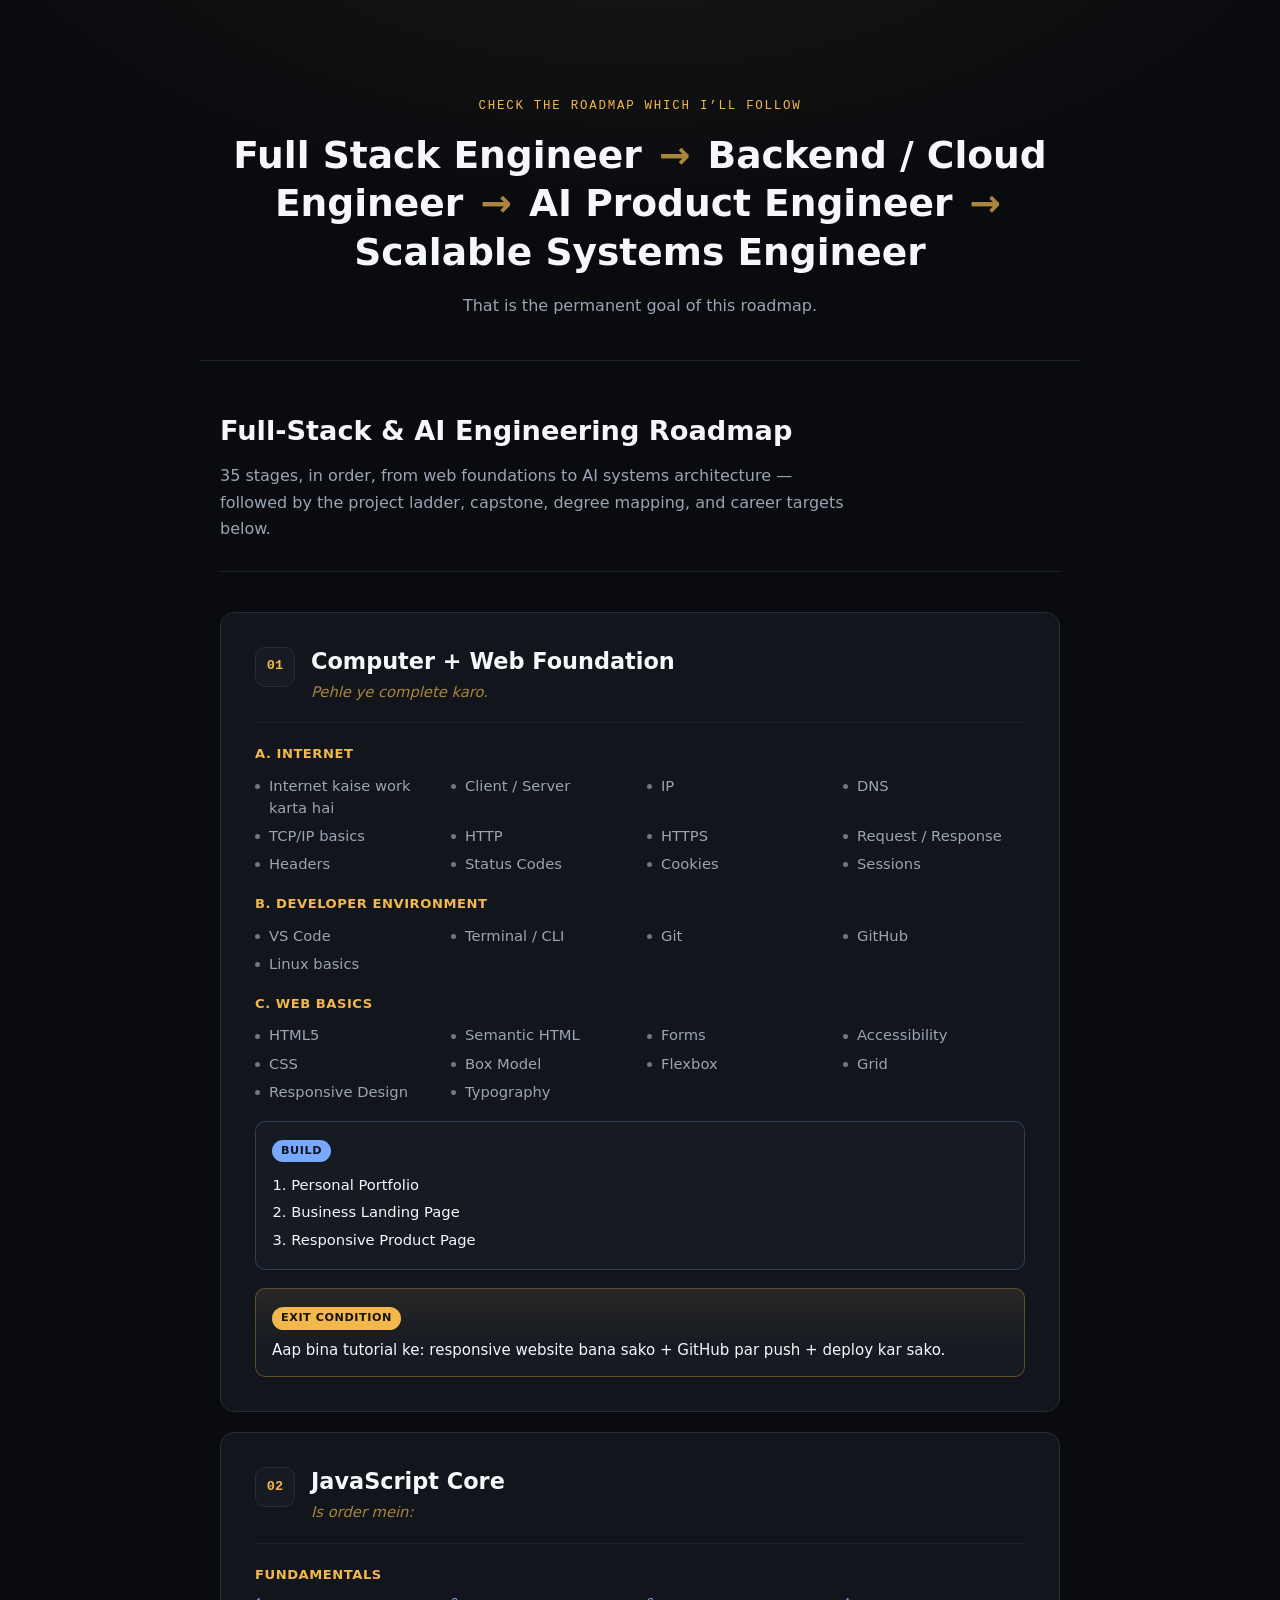
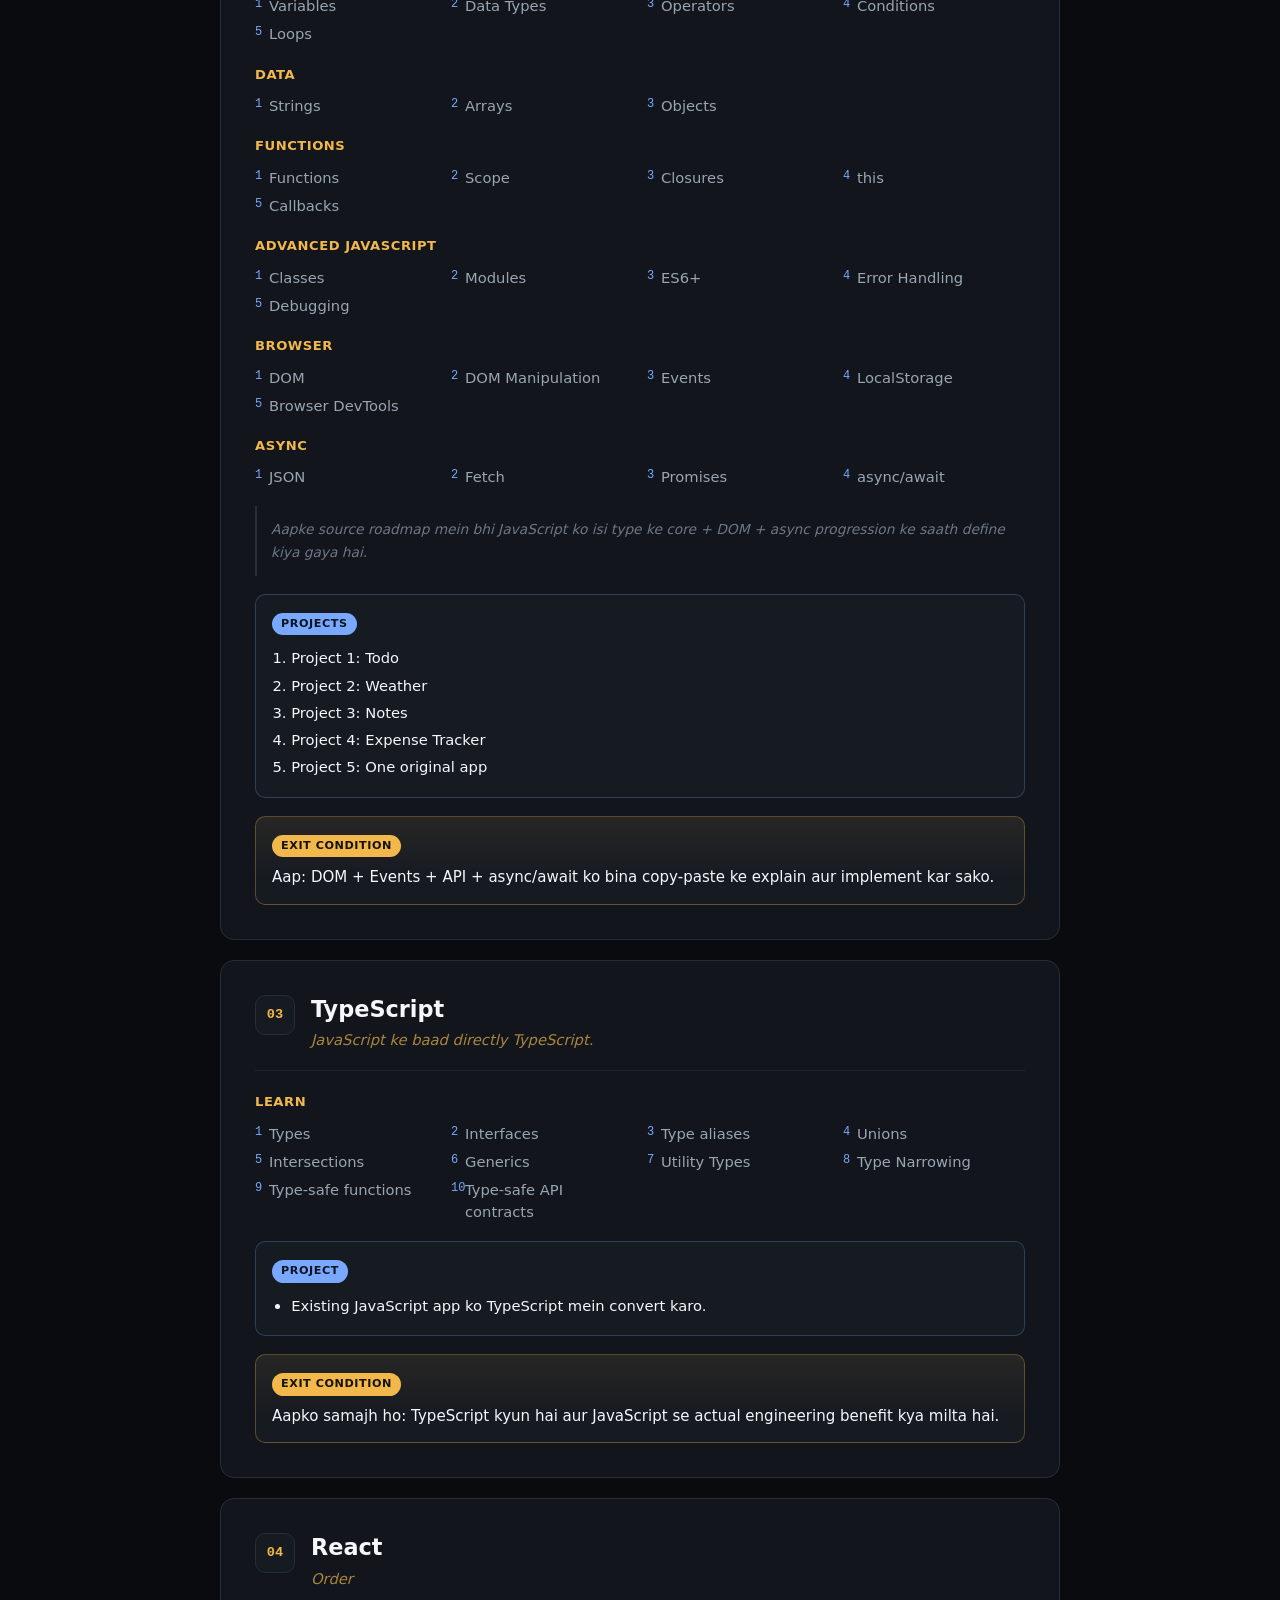
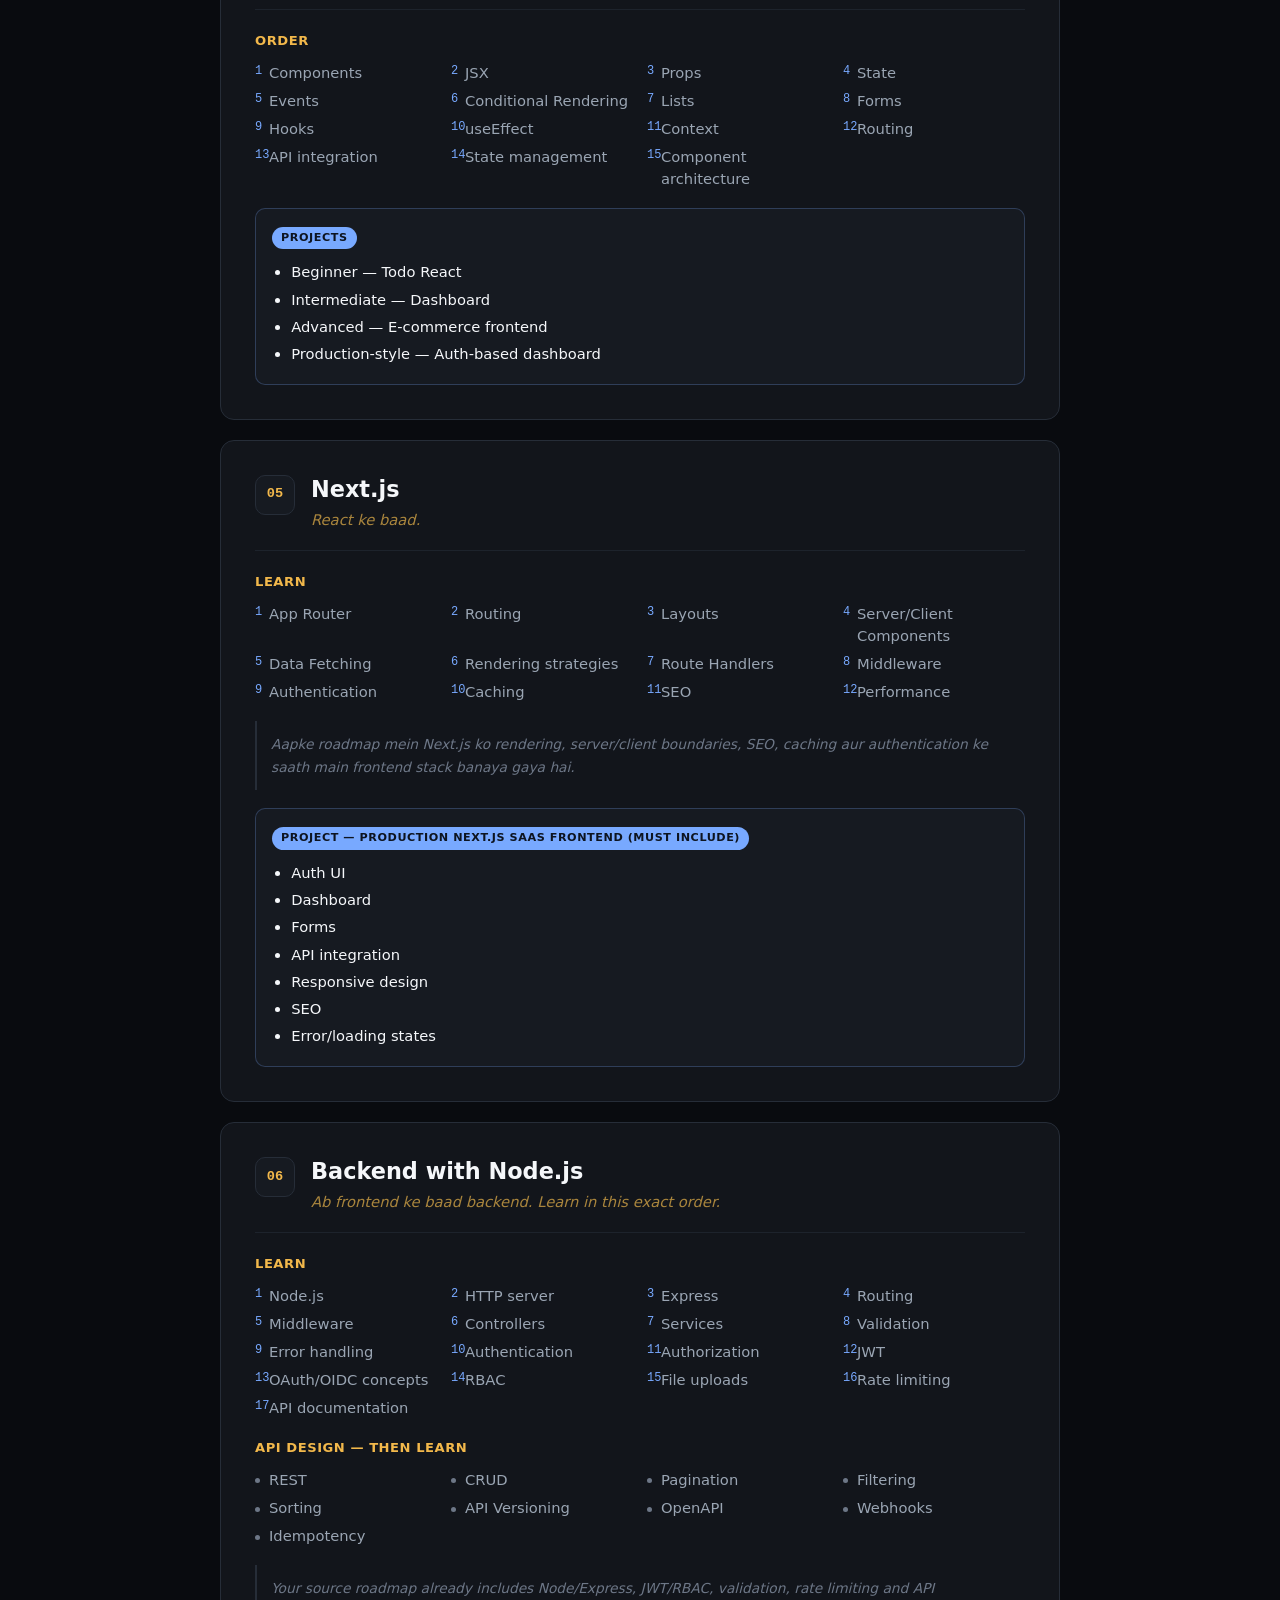
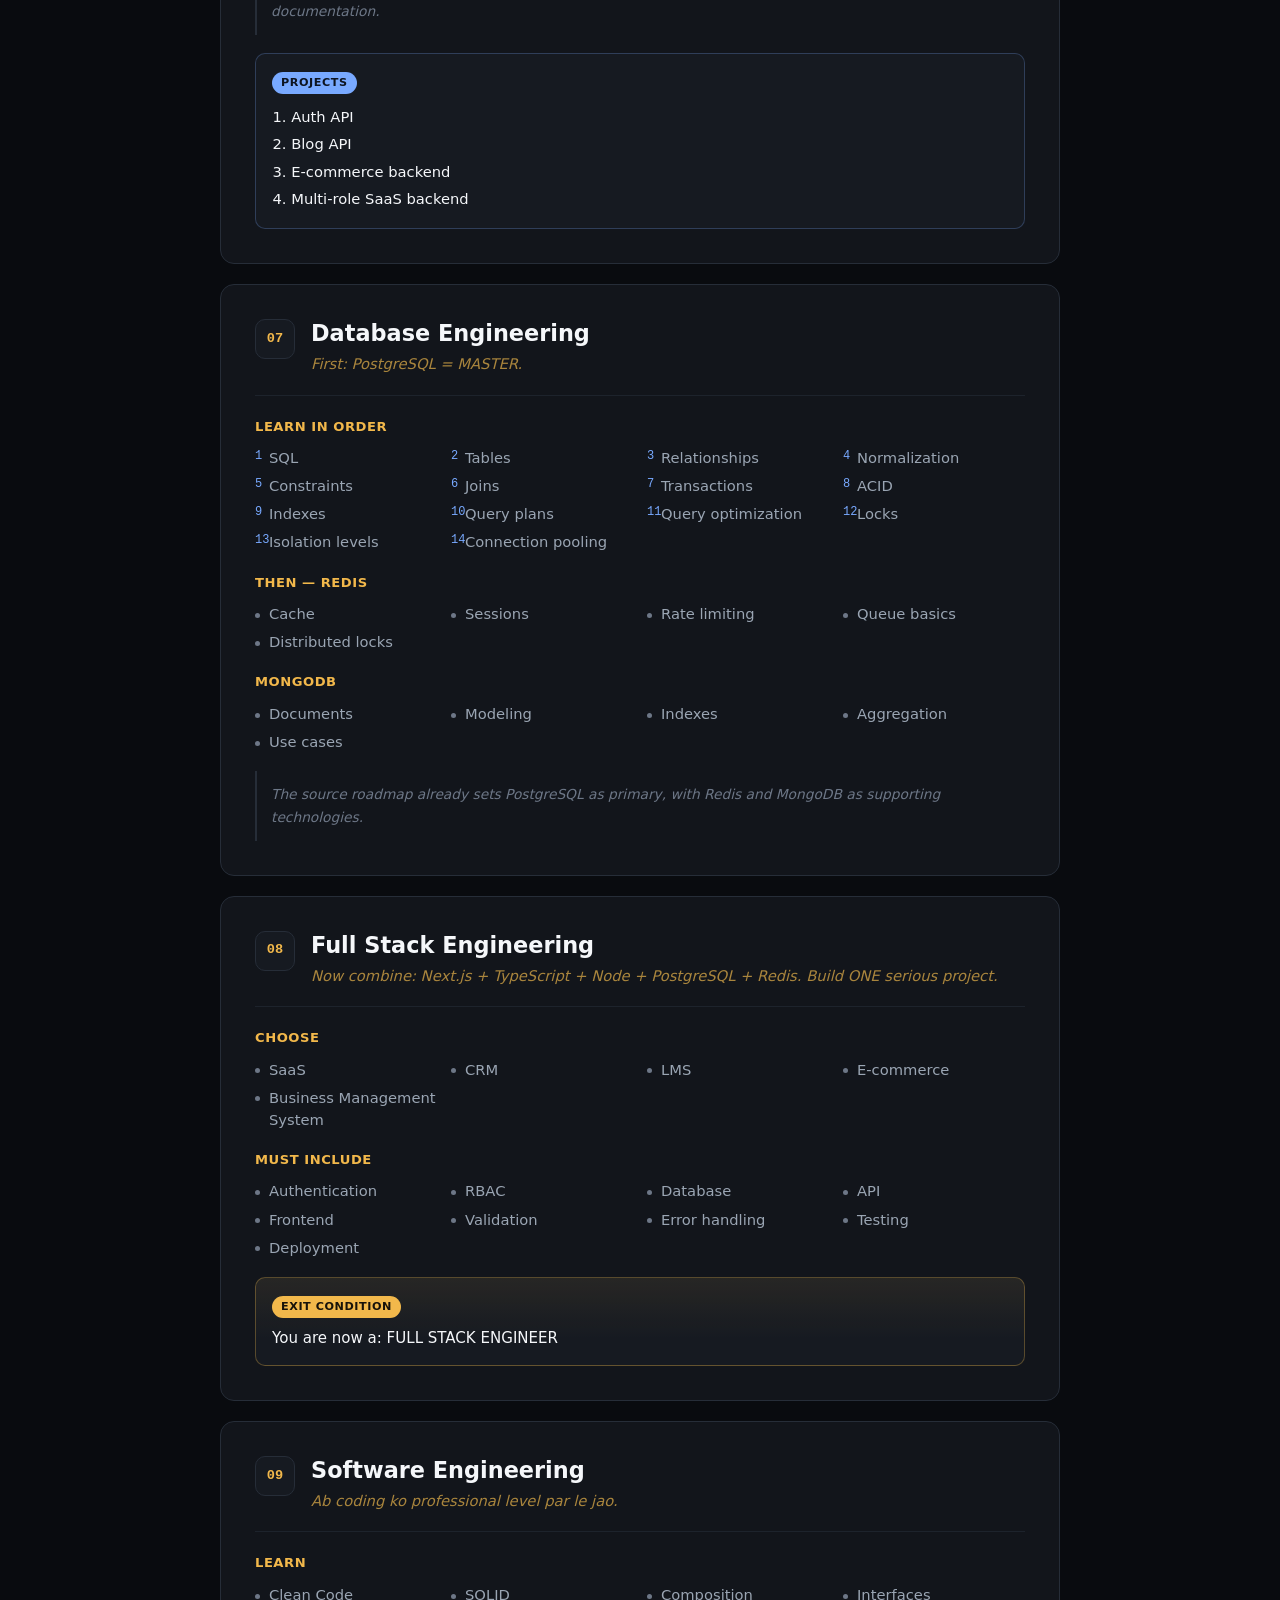
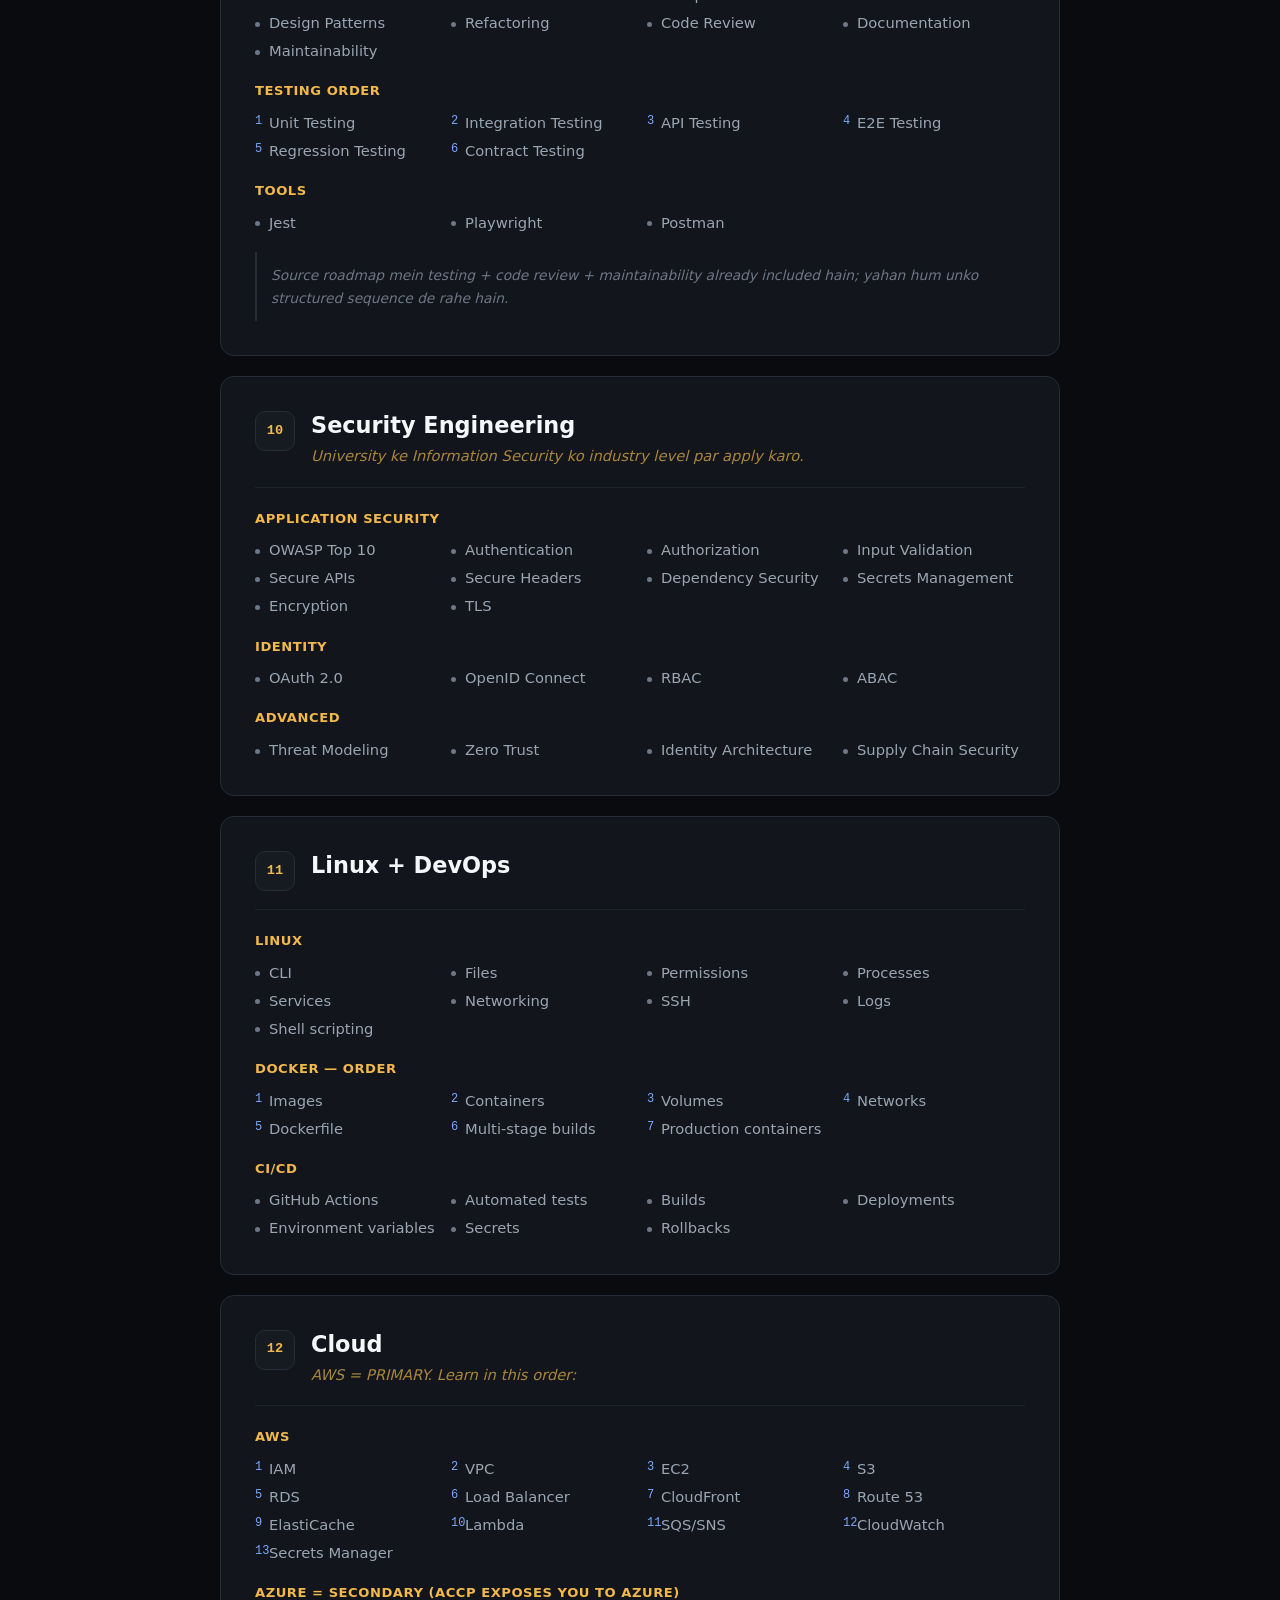
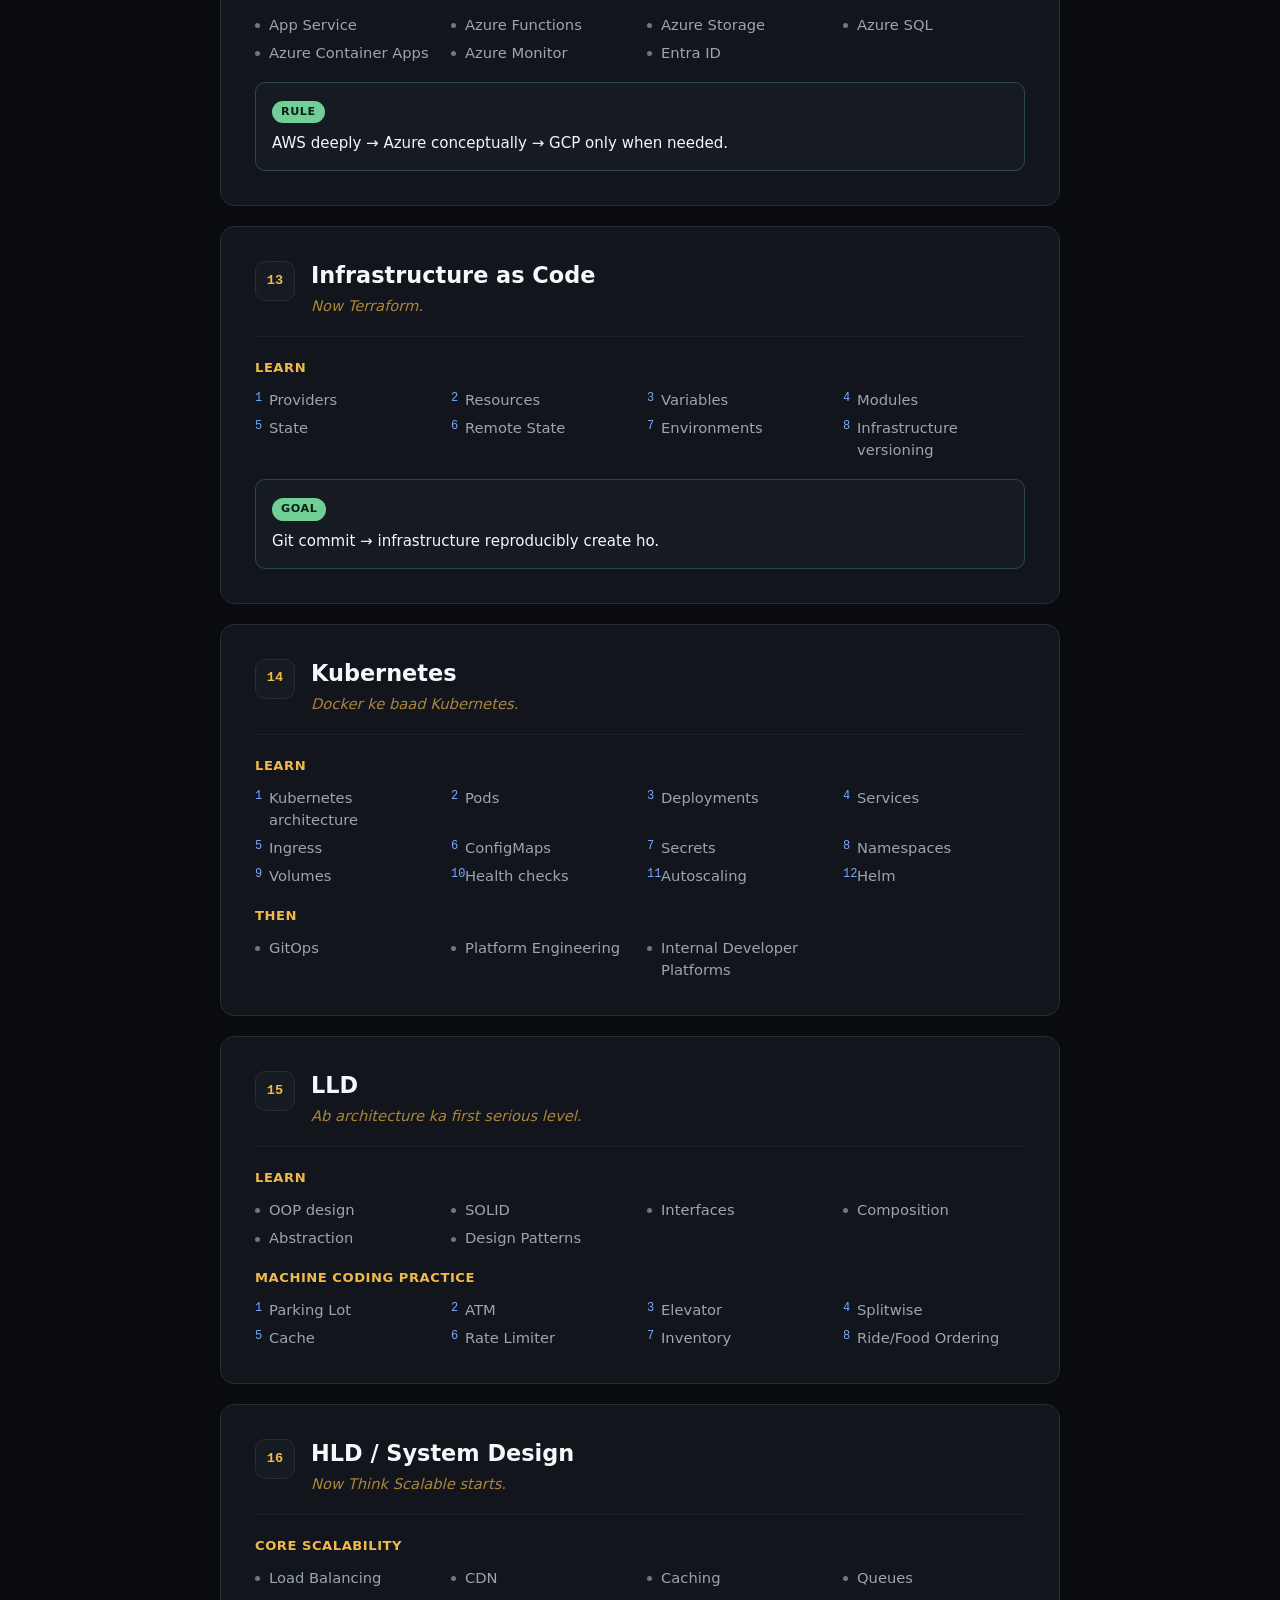
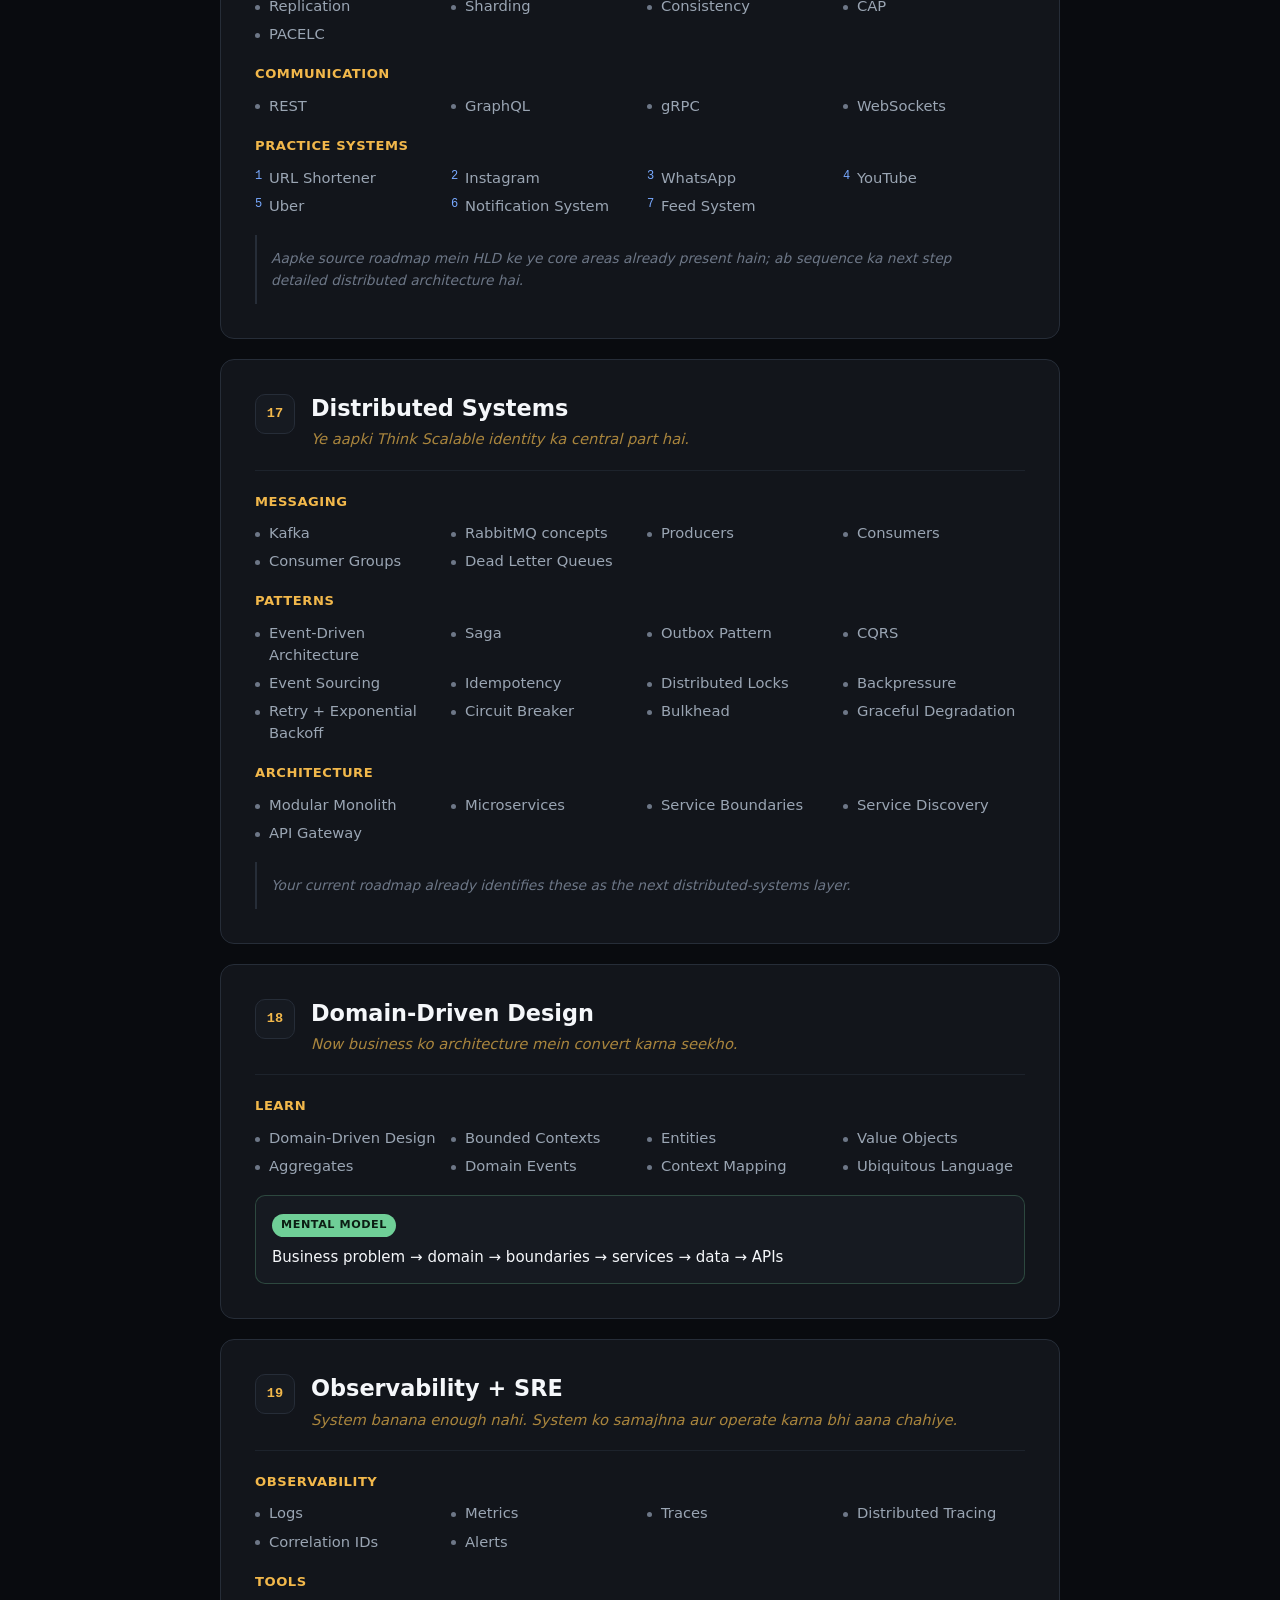
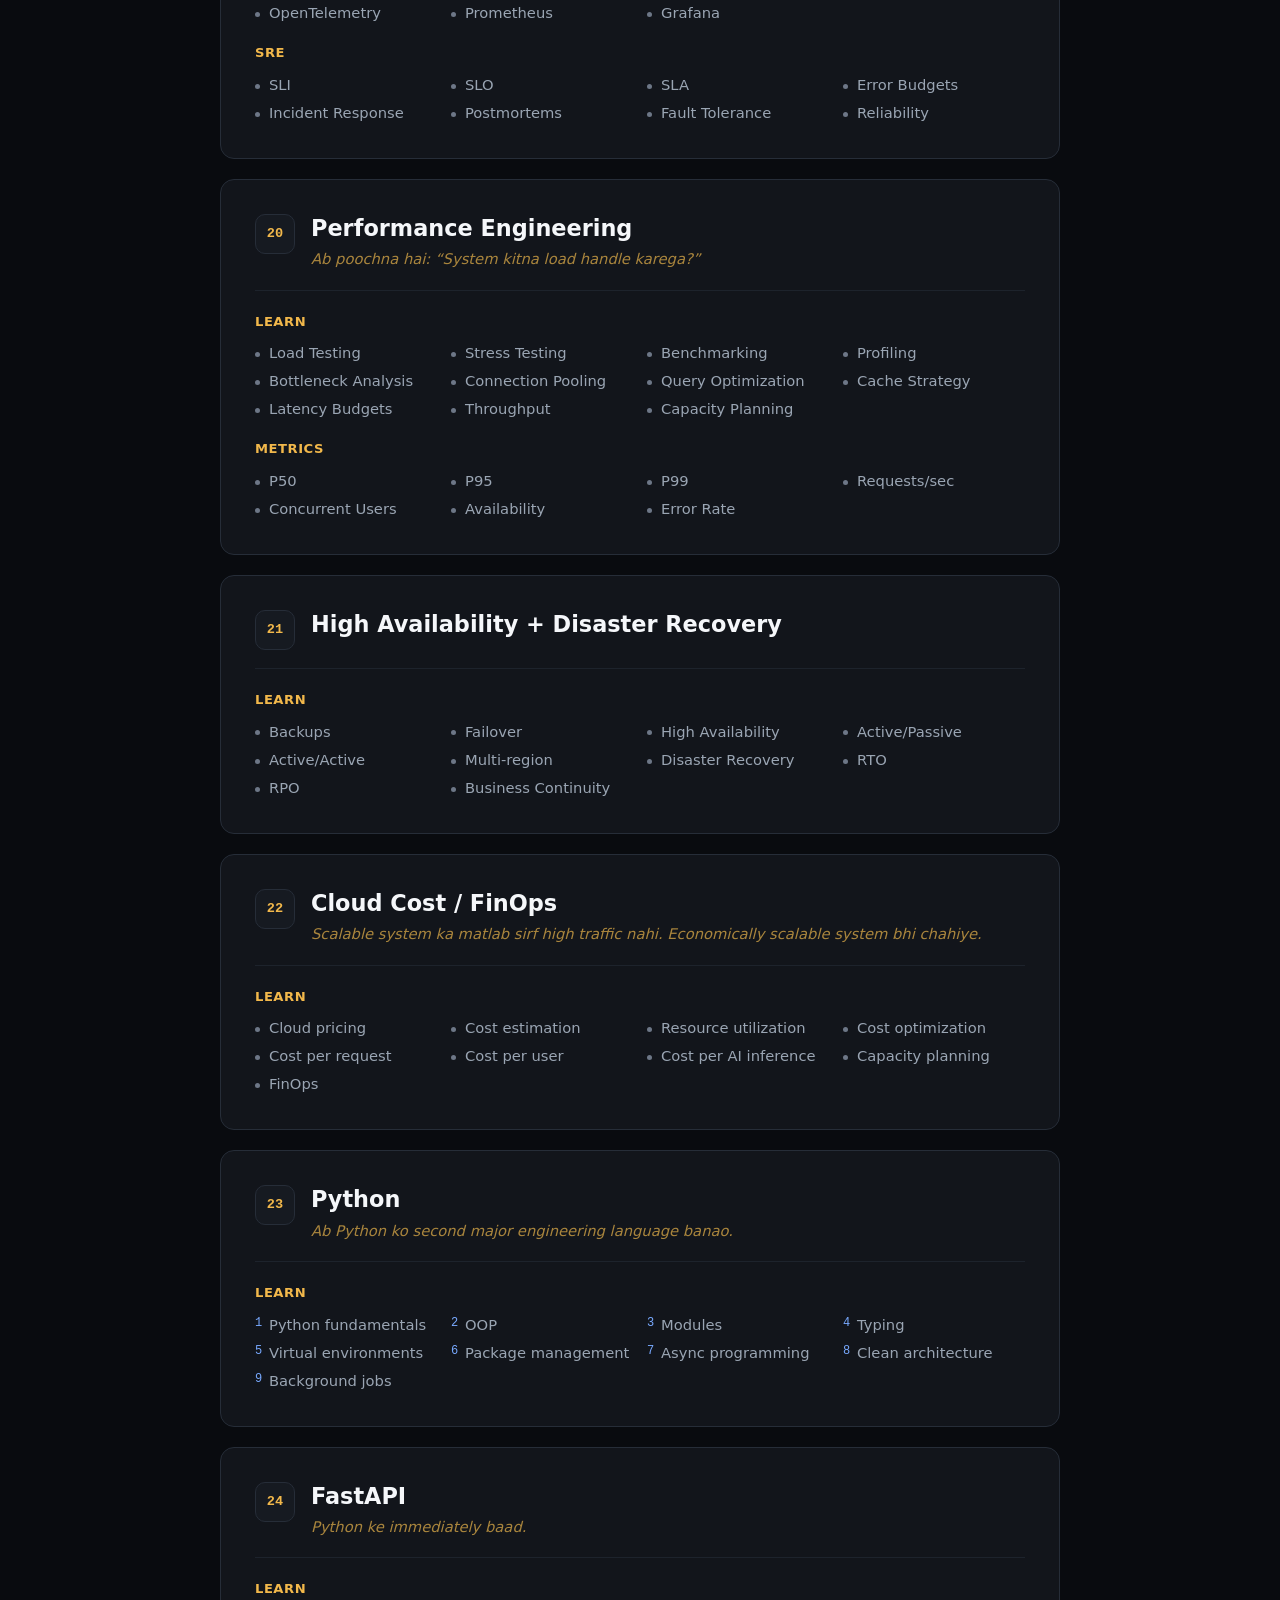
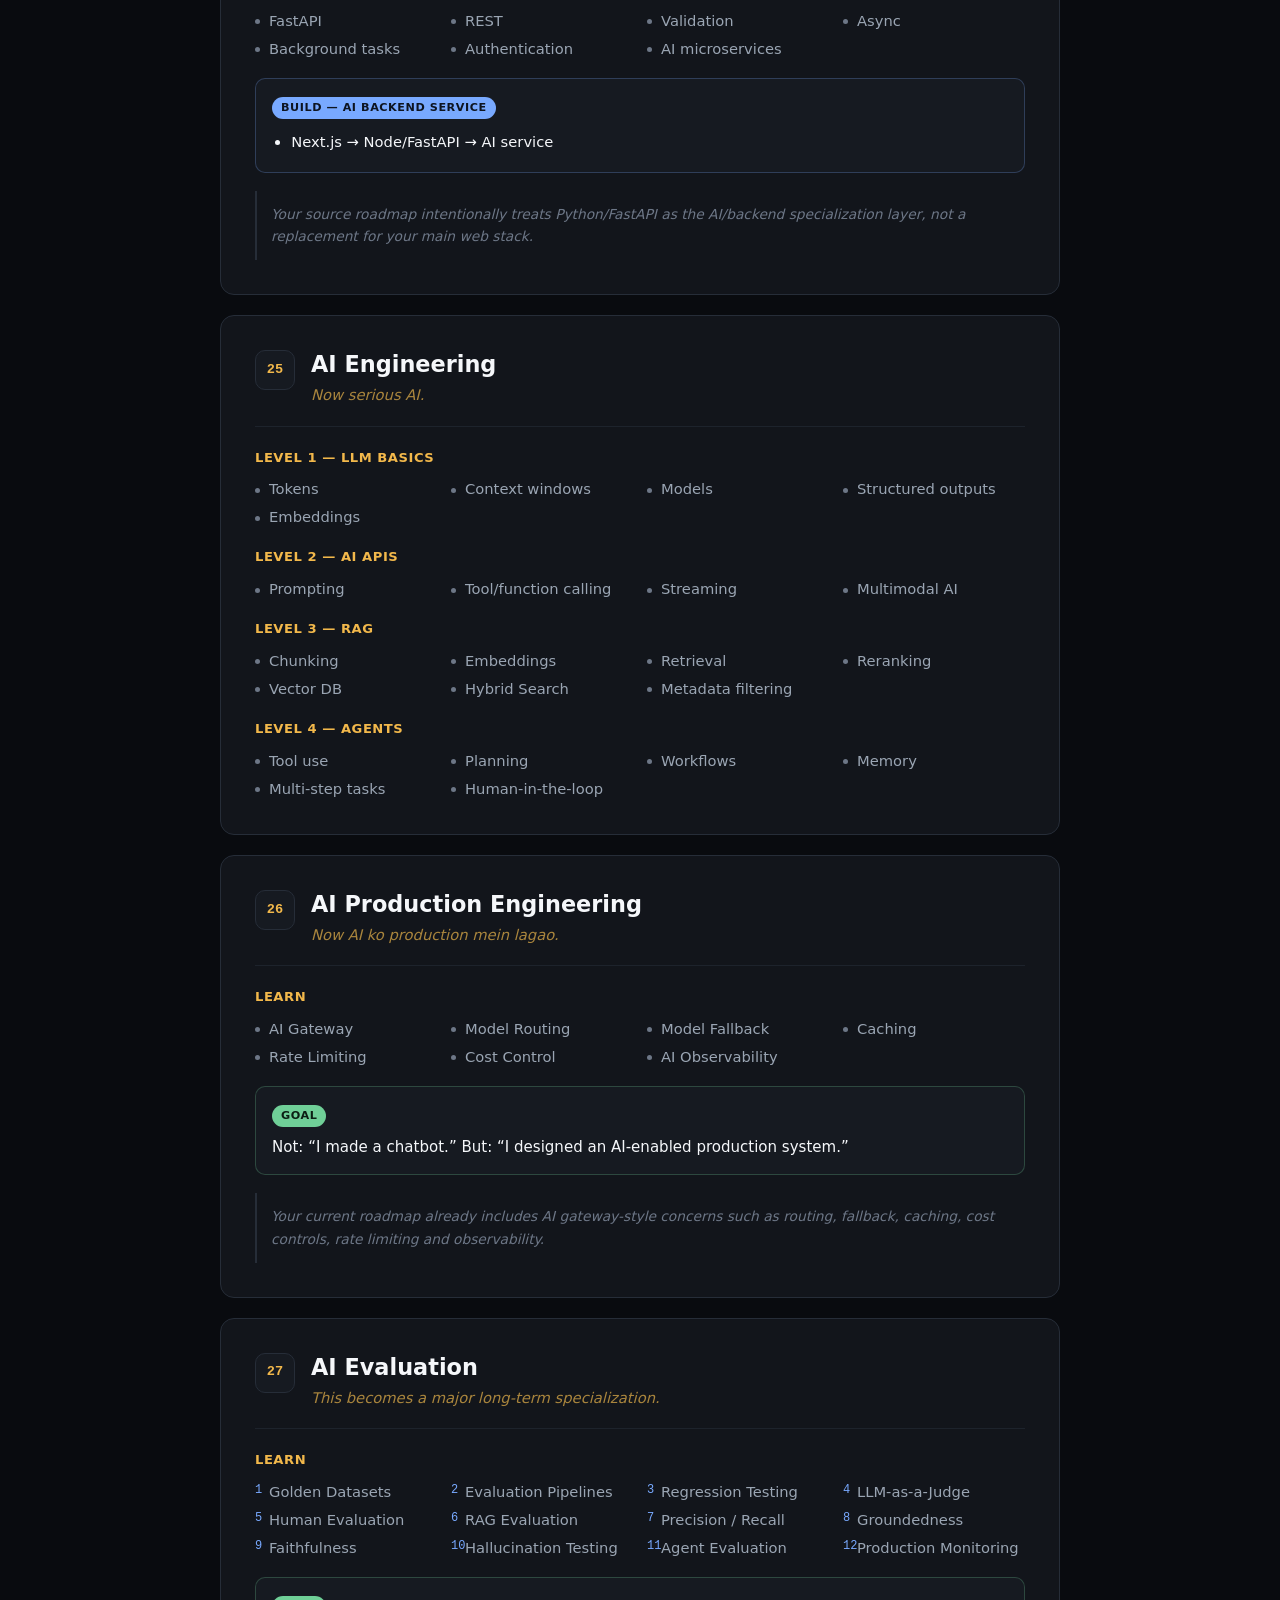
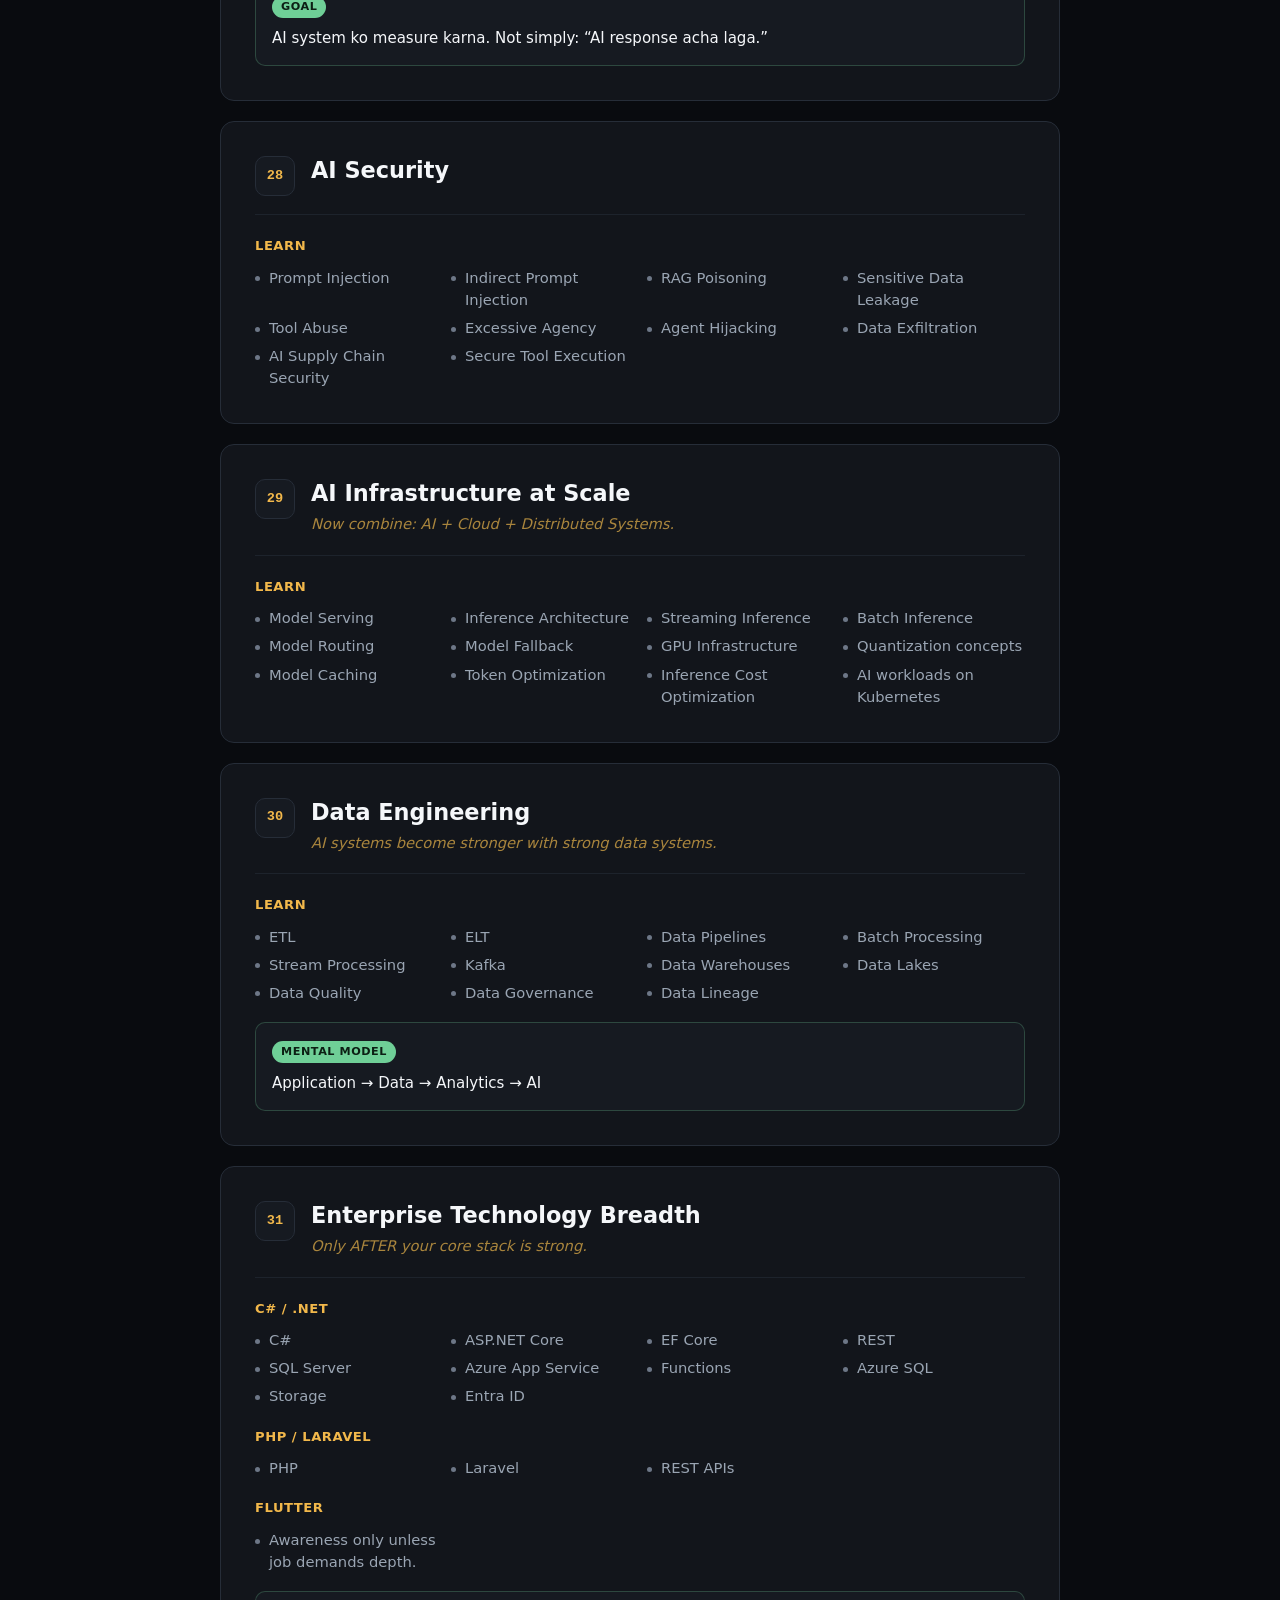
<file: Day 0 - Retouch HTML/index.html>
<!doctype html>
<html lang="en">
  <head>
    <meta charset="UTF-8" />
    <meta name="viewport" content="width=device-width, initial-scale=1.0" />
    <title>Full-Stack &amp; AI Engineering Roadmap</title>
    <link rel="stylesheet" href="style.css" />
  </head>
  <body>
    <header class="page-intro">
      <p class="eyebrow">Check the roadmap which I&rsquo;ll follow</p>
      <h1>
        Full Stack Engineer
        <span class="arrow" aria-hidden="true">&rarr;</span> Backend / Cloud
        Engineer <span class="arrow" aria-hidden="true">&rarr;</span> AI Product
        Engineer <span class="arrow" aria-hidden="true">&rarr;</span> Scalable
        Systems Engineer
      </h1>
      <p class="page-intro-sub">That is the permanent goal of this roadmap.</p>
    </header>

    <main
      class="roadmap-container"
      aria-label="Full-stack and AI engineering roadmap"
    >
      <section class="roadmap-intro" aria-labelledby="roadmap-heading">
        <h2 id="roadmap-heading">Full-Stack &amp; AI Engineering Roadmap</h2>
        <p>
          35 stages, in order, from web foundations to AI systems architecture
          &mdash; followed by the project ladder, capstone, degree mapping, and
          career targets below.
        </p>
      </section>

      <div class="stage-sequence" aria-label="Roadmap stages, in order">
        <article class="stage" id="stage-1" aria-labelledby="stage-1-title">
          <header class="stage-header">
            <span class="stage-badge">01</span>
            <div class="stage-heading">
              <h2 id="stage-1-title">Computer + Web Foundation</h2>
              <p class="stage-intro">Pehle ye complete karo.</p>
            </div>
          </header>
          <div class="stage-body">
            <div class="topic-group">
              <h3>A. Internet</h3>
              <ul class="topic-list">
                <li>Internet kaise work karta hai</li>
                <li>Client / Server</li>
                <li>IP</li>
                <li>DNS</li>
                <li>TCP/IP basics</li>
                <li>HTTP</li>
                <li>HTTPS</li>
                <li>Request / Response</li>
                <li>Headers</li>
                <li>Status Codes</li>
                <li>Cookies</li>
                <li>Sessions</li>
              </ul>
            </div>
            <div class="topic-group">
              <h3>B. Developer Environment</h3>
              <ul class="topic-list">
                <li>VS Code</li>
                <li>Terminal / CLI</li>
                <li>Git</li>
                <li>GitHub</li>
                <li>Linux basics</li>
              </ul>
            </div>
            <div class="topic-group">
              <h3>C. Web Basics</h3>
              <ul class="topic-list">
                <li>HTML5</li>
                <li>Semantic HTML</li>
                <li>Forms</li>
                <li>Accessibility</li>
                <li>CSS</li>
                <li>Box Model</li>
                <li>Flexbox</li>
                <li>Grid</li>
                <li>Responsive Design</li>
                <li>Typography</li>
              </ul>
            </div>
            <div class="callout callout-build">
              <span class="callout-label">Build</span>
              <ol class="build-list">
                <li>Personal Portfolio</li>
                <li>Business Landing Page</li>
                <li>Responsive Product Page</li>
              </ol>
            </div>
            <div class="callout callout-exit">
              <span class="callout-label">Exit Condition</span>
              <p>
                Aap bina tutorial ke: responsive website bana sako + GitHub par
                push + deploy kar sako.
              </p>
            </div>
          </div>
        </article>
        <article class="stage" id="stage-2" aria-labelledby="stage-2-title">
          <header class="stage-header">
            <span class="stage-badge">02</span>
            <div class="stage-heading">
              <h2 id="stage-2-title">JavaScript Core</h2>
              <p class="stage-intro">Is order mein:</p>
            </div>
          </header>
          <div class="stage-body">
            <div class="topic-group">
              <h3>Fundamentals</h3>
              <ol class="topic-list">
                <li>Variables</li>
                <li>Data Types</li>
                <li>Operators</li>
                <li>Conditions</li>
                <li>Loops</li>
              </ol>
            </div>
            <div class="topic-group">
              <h3>Data</h3>
              <ol class="topic-list">
                <li>Strings</li>
                <li>Arrays</li>
                <li>Objects</li>
              </ol>
            </div>
            <div class="topic-group">
              <h3>Functions</h3>
              <ol class="topic-list">
                <li>Functions</li>
                <li>Scope</li>
                <li>Closures</li>
                <li>this</li>
                <li>Callbacks</li>
              </ol>
            </div>
            <div class="topic-group">
              <h3>Advanced JavaScript</h3>
              <ol class="topic-list">
                <li>Classes</li>
                <li>Modules</li>
                <li>ES6+</li>
                <li>Error Handling</li>
                <li>Debugging</li>
              </ol>
            </div>
            <div class="topic-group">
              <h3>Browser</h3>
              <ol class="topic-list">
                <li>DOM</li>
                <li>DOM Manipulation</li>
                <li>Events</li>
                <li>LocalStorage</li>
                <li>Browser DevTools</li>
              </ol>
            </div>
            <div class="topic-group">
              <h3>Async</h3>
              <ol class="topic-list">
                <li>JSON</li>
                <li>Fetch</li>
                <li>Promises</li>
                <li>async/await</li>
              </ol>
            </div>
            <p class="stage-note">
              Aapke source roadmap mein bhi JavaScript ko isi type ke core + DOM
              + async progression ke saath define kiya gaya hai.
            </p>
            <div class="callout callout-build">
              <span class="callout-label">Projects</span>
              <ol class="build-list">
                <li>Project 1: Todo</li>
                <li>Project 2: Weather</li>
                <li>Project 3: Notes</li>
                <li>Project 4: Expense Tracker</li>
                <li>Project 5: One original app</li>
              </ol>
            </div>
            <div class="callout callout-exit">
              <span class="callout-label">Exit Condition</span>
              <p>
                Aap: DOM + Events + API + async/await ko bina copy-paste ke
                explain aur implement kar sako.
              </p>
            </div>
          </div>
        </article>
        <article class="stage" id="stage-3" aria-labelledby="stage-3-title">
          <header class="stage-header">
            <span class="stage-badge">03</span>
            <div class="stage-heading">
              <h2 id="stage-3-title">TypeScript</h2>
              <p class="stage-intro">JavaScript ke baad directly TypeScript.</p>
            </div>
          </header>
          <div class="stage-body">
            <div class="topic-group">
              <h3>Learn</h3>
              <ol class="topic-list">
                <li>Types</li>
                <li>Interfaces</li>
                <li>Type aliases</li>
                <li>Unions</li>
                <li>Intersections</li>
                <li>Generics</li>
                <li>Utility Types</li>
                <li>Type Narrowing</li>
                <li>Type-safe functions</li>
                <li>Type-safe API contracts</li>
              </ol>
            </div>
            <div class="callout callout-build">
              <span class="callout-label">Project</span>
              <ul class="build-list">
                <li>
                  Existing JavaScript app ko TypeScript mein convert karo.
                </li>
              </ul>
            </div>
            <div class="callout callout-exit">
              <span class="callout-label">Exit Condition</span>
              <p>
                Aapko samajh ho: TypeScript kyun hai aur JavaScript se actual
                engineering benefit kya milta hai.
              </p>
            </div>
          </div>
        </article>
        <article class="stage" id="stage-4" aria-labelledby="stage-4-title">
          <header class="stage-header">
            <span class="stage-badge">04</span>
            <div class="stage-heading">
              <h2 id="stage-4-title">React</h2>
              <p class="stage-intro">Order</p>
            </div>
          </header>
          <div class="stage-body">
            <div class="topic-group">
              <h3>Order</h3>
              <ol class="topic-list">
                <li>Components</li>
                <li>JSX</li>
                <li>Props</li>
                <li>State</li>
                <li>Events</li>
                <li>Conditional Rendering</li>
                <li>Lists</li>
                <li>Forms</li>
                <li>Hooks</li>
                <li>useEffect</li>
                <li>Context</li>
                <li>Routing</li>
                <li>API integration</li>
                <li>State management</li>
                <li>Component architecture</li>
              </ol>
            </div>
            <div class="callout callout-build">
              <span class="callout-label">Projects</span>
              <ul class="build-list">
                <li>Beginner — Todo React</li>
                <li>Intermediate — Dashboard</li>
                <li>Advanced — E-commerce frontend</li>
                <li>Production-style — Auth-based dashboard</li>
              </ul>
            </div>
          </div>
        </article>
        <article class="stage" id="stage-5" aria-labelledby="stage-5-title">
          <header class="stage-header">
            <span class="stage-badge">05</span>
            <div class="stage-heading">
              <h2 id="stage-5-title">Next.js</h2>
              <p class="stage-intro">React ke baad.</p>
            </div>
          </header>
          <div class="stage-body">
            <div class="topic-group">
              <h3>Learn</h3>
              <ol class="topic-list">
                <li>App Router</li>
                <li>Routing</li>
                <li>Layouts</li>
                <li>Server/Client Components</li>
                <li>Data Fetching</li>
                <li>Rendering strategies</li>
                <li>Route Handlers</li>
                <li>Middleware</li>
                <li>Authentication</li>
                <li>Caching</li>
                <li>SEO</li>
                <li>Performance</li>
              </ol>
            </div>
            <p class="stage-note">
              Aapke roadmap mein Next.js ko rendering, server/client boundaries,
              SEO, caching aur authentication ke saath main frontend stack
              banaya gaya hai.
            </p>
            <div class="callout callout-build">
              <span class="callout-label"
                >Project — Production Next.js SaaS Frontend (must include)</span
              >
              <ul class="build-list">
                <li>Auth UI</li>
                <li>Dashboard</li>
                <li>Forms</li>
                <li>API integration</li>
                <li>Responsive design</li>
                <li>SEO</li>
                <li>Error/loading states</li>
              </ul>
            </div>
          </div>
        </article>
        <article class="stage" id="stage-6" aria-labelledby="stage-6-title">
          <header class="stage-header">
            <span class="stage-badge">06</span>
            <div class="stage-heading">
              <h2 id="stage-6-title">Backend with Node.js</h2>
              <p class="stage-intro">
                Ab frontend ke baad backend. Learn in this exact order.
              </p>
            </div>
          </header>
          <div class="stage-body">
            <div class="topic-group">
              <h3>Learn</h3>
              <ol class="topic-list">
                <li>Node.js</li>
                <li>HTTP server</li>
                <li>Express</li>
                <li>Routing</li>
                <li>Middleware</li>
                <li>Controllers</li>
                <li>Services</li>
                <li>Validation</li>
                <li>Error handling</li>
                <li>Authentication</li>
                <li>Authorization</li>
                <li>JWT</li>
                <li>OAuth/OIDC concepts</li>
                <li>RBAC</li>
                <li>File uploads</li>
                <li>Rate limiting</li>
                <li>API documentation</li>
              </ol>
            </div>
            <div class="topic-group">
              <h3>API Design — then learn</h3>
              <ul class="topic-list">
                <li>REST</li>
                <li>CRUD</li>
                <li>Pagination</li>
                <li>Filtering</li>
                <li>Sorting</li>
                <li>API Versioning</li>
                <li>OpenAPI</li>
                <li>Webhooks</li>
                <li>Idempotency</li>
              </ul>
            </div>
            <p class="stage-note">
              Your source roadmap already includes Node/Express, JWT/RBAC,
              validation, rate limiting and API documentation.
            </p>
            <div class="callout callout-build">
              <span class="callout-label">Projects</span>
              <ol class="build-list">
                <li>Auth API</li>
                <li>Blog API</li>
                <li>E-commerce backend</li>
                <li>Multi-role SaaS backend</li>
              </ol>
            </div>
          </div>
        </article>
        <article class="stage" id="stage-7" aria-labelledby="stage-7-title">
          <header class="stage-header">
            <span class="stage-badge">07</span>
            <div class="stage-heading">
              <h2 id="stage-7-title">Database Engineering</h2>
              <p class="stage-intro">First: PostgreSQL = MASTER.</p>
            </div>
          </header>
          <div class="stage-body">
            <div class="topic-group">
              <h3>Learn in order</h3>
              <ol class="topic-list">
                <li>SQL</li>
                <li>Tables</li>
                <li>Relationships</li>
                <li>Normalization</li>
                <li>Constraints</li>
                <li>Joins</li>
                <li>Transactions</li>
                <li>ACID</li>
                <li>Indexes</li>
                <li>Query plans</li>
                <li>Query optimization</li>
                <li>Locks</li>
                <li>Isolation levels</li>
                <li>Connection pooling</li>
              </ol>
            </div>
            <div class="topic-group">
              <h3>Then — Redis</h3>
              <ul class="topic-list">
                <li>Cache</li>
                <li>Sessions</li>
                <li>Rate limiting</li>
                <li>Queue basics</li>
                <li>Distributed locks</li>
              </ul>
            </div>
            <div class="topic-group">
              <h3>MongoDB</h3>
              <ul class="topic-list">
                <li>Documents</li>
                <li>Modeling</li>
                <li>Indexes</li>
                <li>Aggregation</li>
                <li>Use cases</li>
              </ul>
            </div>
            <p class="stage-note">
              The source roadmap already sets PostgreSQL as primary, with Redis
              and MongoDB as supporting technologies.
            </p>
          </div>
        </article>
        <article class="stage" id="stage-8" aria-labelledby="stage-8-title">
          <header class="stage-header">
            <span class="stage-badge">08</span>
            <div class="stage-heading">
              <h2 id="stage-8-title">Full Stack Engineering</h2>
              <p class="stage-intro">
                Now combine: Next.js + TypeScript + Node + PostgreSQL + Redis.
                Build ONE serious project.
              </p>
            </div>
          </header>
          <div class="stage-body">
            <div class="topic-group">
              <h3>Choose</h3>
              <ul class="topic-list">
                <li>SaaS</li>
                <li>CRM</li>
                <li>LMS</li>
                <li>E-commerce</li>
                <li>Business Management System</li>
              </ul>
            </div>
            <div class="topic-group">
              <h3>Must include</h3>
              <ul class="topic-list">
                <li>Authentication</li>
                <li>RBAC</li>
                <li>Database</li>
                <li>API</li>
                <li>Frontend</li>
                <li>Validation</li>
                <li>Error handling</li>
                <li>Testing</li>
                <li>Deployment</li>
              </ul>
            </div>
            <div class="callout callout-exit">
              <span class="callout-label">Exit Condition</span>
              <p>You are now a: FULL STACK ENGINEER</p>
            </div>
          </div>
        </article>
        <article class="stage" id="stage-9" aria-labelledby="stage-9-title">
          <header class="stage-header">
            <span class="stage-badge">09</span>
            <div class="stage-heading">
              <h2 id="stage-9-title">Software Engineering</h2>
              <p class="stage-intro">
                Ab coding ko professional level par le jao.
              </p>
            </div>
          </header>
          <div class="stage-body">
            <div class="topic-group">
              <h3>Learn</h3>
              <ul class="topic-list">
                <li>Clean Code</li>
                <li>SOLID</li>
                <li>Composition</li>
                <li>Interfaces</li>
                <li>Design Patterns</li>
                <li>Refactoring</li>
                <li>Code Review</li>
                <li>Documentation</li>
                <li>Maintainability</li>
              </ul>
            </div>
            <div class="topic-group">
              <h3>Testing order</h3>
              <ol class="topic-list">
                <li>Unit Testing</li>
                <li>Integration Testing</li>
                <li>API Testing</li>
                <li>E2E Testing</li>
                <li>Regression Testing</li>
                <li>Contract Testing</li>
              </ol>
            </div>
            <div class="topic-group">
              <h3>Tools</h3>
              <ul class="topic-list">
                <li>Jest</li>
                <li>Playwright</li>
                <li>Postman</li>
              </ul>
            </div>
            <p class="stage-note">
              Source roadmap mein testing + code review + maintainability
              already included hain; yahan hum unko structured sequence de rahe
              hain.
            </p>
          </div>
        </article>
        <article class="stage" id="stage-10" aria-labelledby="stage-10-title">
          <header class="stage-header">
            <span class="stage-badge">10</span>
            <div class="stage-heading">
              <h2 id="stage-10-title">Security Engineering</h2>
              <p class="stage-intro">
                University ke Information Security ko industry level par apply
                karo.
              </p>
            </div>
          </header>
          <div class="stage-body">
            <div class="topic-group">
              <h3>Application Security</h3>
              <ul class="topic-list">
                <li>OWASP Top 10</li>
                <li>Authentication</li>
                <li>Authorization</li>
                <li>Input Validation</li>
                <li>Secure APIs</li>
                <li>Secure Headers</li>
                <li>Dependency Security</li>
                <li>Secrets Management</li>
                <li>Encryption</li>
                <li>TLS</li>
              </ul>
            </div>
            <div class="topic-group">
              <h3>Identity</h3>
              <ul class="topic-list">
                <li>OAuth 2.0</li>
                <li>OpenID Connect</li>
                <li>RBAC</li>
                <li>ABAC</li>
              </ul>
            </div>
            <div class="topic-group">
              <h3>Advanced</h3>
              <ul class="topic-list">
                <li>Threat Modeling</li>
                <li>Zero Trust</li>
                <li>Identity Architecture</li>
                <li>Supply Chain Security</li>
              </ul>
            </div>
          </div>
        </article>
        <article class="stage" id="stage-11" aria-labelledby="stage-11-title">
          <header class="stage-header">
            <span class="stage-badge">11</span>
            <div class="stage-heading">
              <h2 id="stage-11-title">Linux + DevOps</h2>
            </div>
          </header>
          <div class="stage-body">
            <div class="topic-group">
              <h3>Linux</h3>
              <ul class="topic-list">
                <li>CLI</li>
                <li>Files</li>
                <li>Permissions</li>
                <li>Processes</li>
                <li>Services</li>
                <li>Networking</li>
                <li>SSH</li>
                <li>Logs</li>
                <li>Shell scripting</li>
              </ul>
            </div>
            <div class="topic-group">
              <h3>Docker — order</h3>
              <ol class="topic-list">
                <li>Images</li>
                <li>Containers</li>
                <li>Volumes</li>
                <li>Networks</li>
                <li>Dockerfile</li>
                <li>Multi-stage builds</li>
                <li>Production containers</li>
              </ol>
            </div>
            <div class="topic-group">
              <h3>CI/CD</h3>
              <ul class="topic-list">
                <li>GitHub Actions</li>
                <li>Automated tests</li>
                <li>Builds</li>
                <li>Deployments</li>
                <li>Environment variables</li>
                <li>Secrets</li>
                <li>Rollbacks</li>
              </ul>
            </div>
          </div>
        </article>
        <article class="stage" id="stage-12" aria-labelledby="stage-12-title">
          <header class="stage-header">
            <span class="stage-badge">12</span>
            <div class="stage-heading">
              <h2 id="stage-12-title">Cloud</h2>
              <p class="stage-intro">AWS = PRIMARY. Learn in this order:</p>
            </div>
          </header>
          <div class="stage-body">
            <div class="topic-group">
              <h3>AWS</h3>
              <ol class="topic-list">
                <li>IAM</li>
                <li>VPC</li>
                <li>EC2</li>
                <li>S3</li>
                <li>RDS</li>
                <li>Load Balancer</li>
                <li>CloudFront</li>
                <li>Route 53</li>
                <li>ElastiCache</li>
                <li>Lambda</li>
                <li>SQS/SNS</li>
                <li>CloudWatch</li>
                <li>Secrets Manager</li>
              </ol>
            </div>
            <div class="topic-group">
              <h3>Azure = SECONDARY (ACCP exposes you to Azure)</h3>
              <ul class="topic-list">
                <li>App Service</li>
                <li>Azure Functions</li>
                <li>Azure Storage</li>
                <li>Azure SQL</li>
                <li>Azure Container Apps</li>
                <li>Azure Monitor</li>
                <li>Entra ID</li>
              </ul>
            </div>
            <div class="callout callout-goal">
              <span class="callout-label">Rule</span>
              <p>AWS deeply → Azure conceptually → GCP only when needed.</p>
            </div>
          </div>
        </article>
        <article class="stage" id="stage-13" aria-labelledby="stage-13-title">
          <header class="stage-header">
            <span class="stage-badge">13</span>
            <div class="stage-heading">
              <h2 id="stage-13-title">Infrastructure as Code</h2>
              <p class="stage-intro">Now Terraform.</p>
            </div>
          </header>
          <div class="stage-body">
            <div class="topic-group">
              <h3>Learn</h3>
              <ol class="topic-list">
                <li>Providers</li>
                <li>Resources</li>
                <li>Variables</li>
                <li>Modules</li>
                <li>State</li>
                <li>Remote State</li>
                <li>Environments</li>
                <li>Infrastructure versioning</li>
              </ol>
            </div>
            <div class="callout callout-goal">
              <span class="callout-label">Goal</span>
              <p>Git commit → infrastructure reproducibly create ho.</p>
            </div>
          </div>
        </article>
        <article class="stage" id="stage-14" aria-labelledby="stage-14-title">
          <header class="stage-header">
            <span class="stage-badge">14</span>
            <div class="stage-heading">
              <h2 id="stage-14-title">Kubernetes</h2>
              <p class="stage-intro">Docker ke baad Kubernetes.</p>
            </div>
          </header>
          <div class="stage-body">
            <div class="topic-group">
              <h3>Learn</h3>
              <ol class="topic-list">
                <li>Kubernetes architecture</li>
                <li>Pods</li>
                <li>Deployments</li>
                <li>Services</li>
                <li>Ingress</li>
                <li>ConfigMaps</li>
                <li>Secrets</li>
                <li>Namespaces</li>
                <li>Volumes</li>
                <li>Health checks</li>
                <li>Autoscaling</li>
                <li>Helm</li>
              </ol>
            </div>
            <div class="topic-group">
              <h3>Then</h3>
              <ul class="topic-list">
                <li>GitOps</li>
                <li>Platform Engineering</li>
                <li>Internal Developer Platforms</li>
              </ul>
            </div>
          </div>
        </article>
        <article class="stage" id="stage-15" aria-labelledby="stage-15-title">
          <header class="stage-header">
            <span class="stage-badge">15</span>
            <div class="stage-heading">
              <h2 id="stage-15-title">LLD</h2>
              <p class="stage-intro">Ab architecture ka first serious level.</p>
            </div>
          </header>
          <div class="stage-body">
            <div class="topic-group">
              <h3>Learn</h3>
              <ul class="topic-list">
                <li>OOP design</li>
                <li>SOLID</li>
                <li>Interfaces</li>
                <li>Composition</li>
                <li>Abstraction</li>
                <li>Design Patterns</li>
              </ul>
            </div>
            <div class="topic-group">
              <h3>Machine Coding Practice</h3>
              <ol class="topic-list">
                <li>Parking Lot</li>
                <li>ATM</li>
                <li>Elevator</li>
                <li>Splitwise</li>
                <li>Cache</li>
                <li>Rate Limiter</li>
                <li>Inventory</li>
                <li>Ride/Food Ordering</li>
              </ol>
            </div>
          </div>
        </article>
        <article class="stage" id="stage-16" aria-labelledby="stage-16-title">
          <header class="stage-header">
            <span class="stage-badge">16</span>
            <div class="stage-heading">
              <h2 id="stage-16-title">HLD / System Design</h2>
              <p class="stage-intro">Now Think Scalable starts.</p>
            </div>
          </header>
          <div class="stage-body">
            <div class="topic-group">
              <h3>Core Scalability</h3>
              <ul class="topic-list">
                <li>Load Balancing</li>
                <li>CDN</li>
                <li>Caching</li>
                <li>Queues</li>
                <li>Replication</li>
                <li>Sharding</li>
                <li>Consistency</li>
                <li>CAP</li>
                <li>PACELC</li>
              </ul>
            </div>
            <div class="topic-group">
              <h3>Communication</h3>
              <ul class="topic-list">
                <li>REST</li>
                <li>GraphQL</li>
                <li>gRPC</li>
                <li>WebSockets</li>
              </ul>
            </div>
            <div class="topic-group">
              <h3>Practice Systems</h3>
              <ol class="topic-list">
                <li>URL Shortener</li>
                <li>Instagram</li>
                <li>WhatsApp</li>
                <li>YouTube</li>
                <li>Uber</li>
                <li>Notification System</li>
                <li>Feed System</li>
              </ol>
            </div>
            <p class="stage-note">
              Aapke source roadmap mein HLD ke ye core areas already present
              hain; ab sequence ka next step detailed distributed architecture
              hai.
            </p>
          </div>
        </article>
        <article class="stage" id="stage-17" aria-labelledby="stage-17-title">
          <header class="stage-header">
            <span class="stage-badge">17</span>
            <div class="stage-heading">
              <h2 id="stage-17-title">Distributed Systems</h2>
              <p class="stage-intro">
                Ye aapki Think Scalable identity ka central part hai.
              </p>
            </div>
          </header>
          <div class="stage-body">
            <div class="topic-group">
              <h3>Messaging</h3>
              <ul class="topic-list">
                <li>Kafka</li>
                <li>RabbitMQ concepts</li>
                <li>Producers</li>
                <li>Consumers</li>
                <li>Consumer Groups</li>
                <li>Dead Letter Queues</li>
              </ul>
            </div>
            <div class="topic-group">
              <h3>Patterns</h3>
              <ul class="topic-list">
                <li>Event-Driven Architecture</li>
                <li>Saga</li>
                <li>Outbox Pattern</li>
                <li>CQRS</li>
                <li>Event Sourcing</li>
                <li>Idempotency</li>
                <li>Distributed Locks</li>
                <li>Backpressure</li>
                <li>Retry + Exponential Backoff</li>
                <li>Circuit Breaker</li>
                <li>Bulkhead</li>
                <li>Graceful Degradation</li>
              </ul>
            </div>
            <div class="topic-group">
              <h3>Architecture</h3>
              <ul class="topic-list">
                <li>Modular Monolith</li>
                <li>Microservices</li>
                <li>Service Boundaries</li>
                <li>Service Discovery</li>
                <li>API Gateway</li>
              </ul>
            </div>
            <p class="stage-note">
              Your current roadmap already identifies these as the next
              distributed-systems layer.
            </p>
          </div>
        </article>
        <article class="stage" id="stage-18" aria-labelledby="stage-18-title">
          <header class="stage-header">
            <span class="stage-badge">18</span>
            <div class="stage-heading">
              <h2 id="stage-18-title">Domain-Driven Design</h2>
              <p class="stage-intro">
                Now business ko architecture mein convert karna seekho.
              </p>
            </div>
          </header>
          <div class="stage-body">
            <div class="topic-group">
              <h3>Learn</h3>
              <ul class="topic-list">
                <li>Domain-Driven Design</li>
                <li>Bounded Contexts</li>
                <li>Entities</li>
                <li>Value Objects</li>
                <li>Aggregates</li>
                <li>Domain Events</li>
                <li>Context Mapping</li>
                <li>Ubiquitous Language</li>
              </ul>
            </div>
            <div class="callout callout-goal">
              <span class="callout-label">Mental Model</span>
              <p>
                Business problem → domain → boundaries → services → data → APIs
              </p>
            </div>
          </div>
        </article>
        <article class="stage" id="stage-19" aria-labelledby="stage-19-title">
          <header class="stage-header">
            <span class="stage-badge">19</span>
            <div class="stage-heading">
              <h2 id="stage-19-title">Observability + SRE</h2>
              <p class="stage-intro">
                System banana enough nahi. System ko samajhna aur operate karna
                bhi aana chahiye.
              </p>
            </div>
          </header>
          <div class="stage-body">
            <div class="topic-group">
              <h3>Observability</h3>
              <ul class="topic-list">
                <li>Logs</li>
                <li>Metrics</li>
                <li>Traces</li>
                <li>Distributed Tracing</li>
                <li>Correlation IDs</li>
                <li>Alerts</li>
              </ul>
            </div>
            <div class="topic-group">
              <h3>Tools</h3>
              <ul class="topic-list">
                <li>OpenTelemetry</li>
                <li>Prometheus</li>
                <li>Grafana</li>
              </ul>
            </div>
            <div class="topic-group">
              <h3>SRE</h3>
              <ul class="topic-list">
                <li>SLI</li>
                <li>SLO</li>
                <li>SLA</li>
                <li>Error Budgets</li>
                <li>Incident Response</li>
                <li>Postmortems</li>
                <li>Fault Tolerance</li>
                <li>Reliability</li>
              </ul>
            </div>
          </div>
        </article>
        <article class="stage" id="stage-20" aria-labelledby="stage-20-title">
          <header class="stage-header">
            <span class="stage-badge">20</span>
            <div class="stage-heading">
              <h2 id="stage-20-title">Performance Engineering</h2>
              <p class="stage-intro">
                Ab poochna hai: “System kitna load handle karega?”
              </p>
            </div>
          </header>
          <div class="stage-body">
            <div class="topic-group">
              <h3>Learn</h3>
              <ul class="topic-list">
                <li>Load Testing</li>
                <li>Stress Testing</li>
                <li>Benchmarking</li>
                <li>Profiling</li>
                <li>Bottleneck Analysis</li>
                <li>Connection Pooling</li>
                <li>Query Optimization</li>
                <li>Cache Strategy</li>
                <li>Latency Budgets</li>
                <li>Throughput</li>
                <li>Capacity Planning</li>
              </ul>
            </div>
            <div class="topic-group">
              <h3>Metrics</h3>
              <ul class="topic-list">
                <li>P50</li>
                <li>P95</li>
                <li>P99</li>
                <li>Requests/sec</li>
                <li>Concurrent Users</li>
                <li>Availability</li>
                <li>Error Rate</li>
              </ul>
            </div>
          </div>
        </article>
        <article class="stage" id="stage-21" aria-labelledby="stage-21-title">
          <header class="stage-header">
            <span class="stage-badge">21</span>
            <div class="stage-heading">
              <h2 id="stage-21-title">High Availability + Disaster Recovery</h2>
            </div>
          </header>
          <div class="stage-body">
            <div class="topic-group">
              <h3>Learn</h3>
              <ul class="topic-list">
                <li>Backups</li>
                <li>Failover</li>
                <li>High Availability</li>
                <li>Active/Passive</li>
                <li>Active/Active</li>
                <li>Multi-region</li>
                <li>Disaster Recovery</li>
                <li>RTO</li>
                <li>RPO</li>
                <li>Business Continuity</li>
              </ul>
            </div>
          </div>
        </article>
        <article class="stage" id="stage-22" aria-labelledby="stage-22-title">
          <header class="stage-header">
            <span class="stage-badge">22</span>
            <div class="stage-heading">
              <h2 id="stage-22-title">Cloud Cost / FinOps</h2>
              <p class="stage-intro">
                Scalable system ka matlab sirf high traffic nahi. Economically
                scalable system bhi chahiye.
              </p>
            </div>
          </header>
          <div class="stage-body">
            <div class="topic-group">
              <h3>Learn</h3>
              <ul class="topic-list">
                <li>Cloud pricing</li>
                <li>Cost estimation</li>
                <li>Resource utilization</li>
                <li>Cost optimization</li>
                <li>Cost per request</li>
                <li>Cost per user</li>
                <li>Cost per AI inference</li>
                <li>Capacity planning</li>
                <li>FinOps</li>
              </ul>
            </div>
          </div>
        </article>
        <article class="stage" id="stage-23" aria-labelledby="stage-23-title">
          <header class="stage-header">
            <span class="stage-badge">23</span>
            <div class="stage-heading">
              <h2 id="stage-23-title">Python</h2>
              <p class="stage-intro">
                Ab Python ko second major engineering language banao.
              </p>
            </div>
          </header>
          <div class="stage-body">
            <div class="topic-group">
              <h3>Learn</h3>
              <ol class="topic-list">
                <li>Python fundamentals</li>
                <li>OOP</li>
                <li>Modules</li>
                <li>Typing</li>
                <li>Virtual environments</li>
                <li>Package management</li>
                <li>Async programming</li>
                <li>Clean architecture</li>
                <li>Background jobs</li>
              </ol>
            </div>
          </div>
        </article>
        <article class="stage" id="stage-24" aria-labelledby="stage-24-title">
          <header class="stage-header">
            <span class="stage-badge">24</span>
            <div class="stage-heading">
              <h2 id="stage-24-title">FastAPI</h2>
              <p class="stage-intro">Python ke immediately baad.</p>
            </div>
          </header>
          <div class="stage-body">
            <div class="topic-group">
              <h3>Learn</h3>
              <ul class="topic-list">
                <li>FastAPI</li>
                <li>REST</li>
                <li>Validation</li>
                <li>Async</li>
                <li>Background tasks</li>
                <li>Authentication</li>
                <li>AI microservices</li>
              </ul>
            </div>
            <div class="callout callout-build">
              <span class="callout-label">Build — AI Backend Service</span>
              <ul class="build-list">
                <li>Next.js → Node/FastAPI → AI service</li>
              </ul>
            </div>
            <p class="stage-note">
              Your source roadmap intentionally treats Python/FastAPI as the
              AI/backend specialization layer, not a replacement for your main
              web stack.
            </p>
          </div>
        </article>
        <article class="stage" id="stage-25" aria-labelledby="stage-25-title">
          <header class="stage-header">
            <span class="stage-badge">25</span>
            <div class="stage-heading">
              <h2 id="stage-25-title">AI Engineering</h2>
              <p class="stage-intro">Now serious AI.</p>
            </div>
          </header>
          <div class="stage-body">
            <div class="topic-group">
              <h3>Level 1 — LLM Basics</h3>
              <ul class="topic-list">
                <li>Tokens</li>
                <li>Context windows</li>
                <li>Models</li>
                <li>Structured outputs</li>
                <li>Embeddings</li>
              </ul>
            </div>
            <div class="topic-group">
              <h3>Level 2 — AI APIs</h3>
              <ul class="topic-list">
                <li>Prompting</li>
                <li>Tool/function calling</li>
                <li>Streaming</li>
                <li>Multimodal AI</li>
              </ul>
            </div>
            <div class="topic-group">
              <h3>Level 3 — RAG</h3>
              <ul class="topic-list">
                <li>Chunking</li>
                <li>Embeddings</li>
                <li>Retrieval</li>
                <li>Reranking</li>
                <li>Vector DB</li>
                <li>Hybrid Search</li>
                <li>Metadata filtering</li>
              </ul>
            </div>
            <div class="topic-group">
              <h3>Level 4 — Agents</h3>
              <ul class="topic-list">
                <li>Tool use</li>
                <li>Planning</li>
                <li>Workflows</li>
                <li>Memory</li>
                <li>Multi-step tasks</li>
                <li>Human-in-the-loop</li>
              </ul>
            </div>
          </div>
        </article>
        <article class="stage" id="stage-26" aria-labelledby="stage-26-title">
          <header class="stage-header">
            <span class="stage-badge">26</span>
            <div class="stage-heading">
              <h2 id="stage-26-title">AI Production Engineering</h2>
              <p class="stage-intro">Now AI ko production mein lagao.</p>
            </div>
          </header>
          <div class="stage-body">
            <div class="topic-group">
              <h3>Learn</h3>
              <ul class="topic-list">
                <li>AI Gateway</li>
                <li>Model Routing</li>
                <li>Model Fallback</li>
                <li>Caching</li>
                <li>Rate Limiting</li>
                <li>Cost Control</li>
                <li>AI Observability</li>
              </ul>
            </div>
            <div class="callout callout-goal">
              <span class="callout-label">Goal</span>
              <p>
                Not: “I made a chatbot.” But: “I designed an AI-enabled
                production system.”
              </p>
            </div>
            <p class="stage-note">
              Your current roadmap already includes AI gateway-style concerns
              such as routing, fallback, caching, cost controls, rate limiting
              and observability.
            </p>
          </div>
        </article>
        <article class="stage" id="stage-27" aria-labelledby="stage-27-title">
          <header class="stage-header">
            <span class="stage-badge">27</span>
            <div class="stage-heading">
              <h2 id="stage-27-title">AI Evaluation</h2>
              <p class="stage-intro">
                This becomes a major long-term specialization.
              </p>
            </div>
          </header>
          <div class="stage-body">
            <div class="topic-group">
              <h3>Learn</h3>
              <ol class="topic-list">
                <li>Golden Datasets</li>
                <li>Evaluation Pipelines</li>
                <li>Regression Testing</li>
                <li>LLM-as-a-Judge</li>
                <li>Human Evaluation</li>
                <li>RAG Evaluation</li>
                <li>Precision / Recall</li>
                <li>Groundedness</li>
                <li>Faithfulness</li>
                <li>Hallucination Testing</li>
                <li>Agent Evaluation</li>
                <li>Production Monitoring</li>
              </ol>
            </div>
            <div class="callout callout-goal">
              <span class="callout-label">Goal</span>
              <p>
                AI system ko measure karna. Not simply: “AI response acha laga.”
              </p>
            </div>
          </div>
        </article>
        <article class="stage" id="stage-28" aria-labelledby="stage-28-title">
          <header class="stage-header">
            <span class="stage-badge">28</span>
            <div class="stage-heading">
              <h2 id="stage-28-title">AI Security</h2>
            </div>
          </header>
          <div class="stage-body">
            <div class="topic-group">
              <h3>Learn</h3>
              <ul class="topic-list">
                <li>Prompt Injection</li>
                <li>Indirect Prompt Injection</li>
                <li>RAG Poisoning</li>
                <li>Sensitive Data Leakage</li>
                <li>Tool Abuse</li>
                <li>Excessive Agency</li>
                <li>Agent Hijacking</li>
                <li>Data Exfiltration</li>
                <li>AI Supply Chain Security</li>
                <li>Secure Tool Execution</li>
              </ul>
            </div>
          </div>
        </article>
        <article class="stage" id="stage-29" aria-labelledby="stage-29-title">
          <header class="stage-header">
            <span class="stage-badge">29</span>
            <div class="stage-heading">
              <h2 id="stage-29-title">AI Infrastructure at Scale</h2>
              <p class="stage-intro">
                Now combine: AI + Cloud + Distributed Systems.
              </p>
            </div>
          </header>
          <div class="stage-body">
            <div class="topic-group">
              <h3>Learn</h3>
              <ul class="topic-list">
                <li>Model Serving</li>
                <li>Inference Architecture</li>
                <li>Streaming Inference</li>
                <li>Batch Inference</li>
                <li>Model Routing</li>
                <li>Model Fallback</li>
                <li>GPU Infrastructure</li>
                <li>Quantization concepts</li>
                <li>Model Caching</li>
                <li>Token Optimization</li>
                <li>Inference Cost Optimization</li>
                <li>AI workloads on Kubernetes</li>
              </ul>
            </div>
          </div>
        </article>
        <article class="stage" id="stage-30" aria-labelledby="stage-30-title">
          <header class="stage-header">
            <span class="stage-badge">30</span>
            <div class="stage-heading">
              <h2 id="stage-30-title">Data Engineering</h2>
              <p class="stage-intro">
                AI systems become stronger with strong data systems.
              </p>
            </div>
          </header>
          <div class="stage-body">
            <div class="topic-group">
              <h3>Learn</h3>
              <ul class="topic-list">
                <li>ETL</li>
                <li>ELT</li>
                <li>Data Pipelines</li>
                <li>Batch Processing</li>
                <li>Stream Processing</li>
                <li>Kafka</li>
                <li>Data Warehouses</li>
                <li>Data Lakes</li>
                <li>Data Quality</li>
                <li>Data Governance</li>
                <li>Data Lineage</li>
              </ul>
            </div>
            <div class="callout callout-goal">
              <span class="callout-label">Mental Model</span>
              <p>Application → Data → Analytics → AI</p>
            </div>
          </div>
        </article>
        <article class="stage" id="stage-31" aria-labelledby="stage-31-title">
          <header class="stage-header">
            <span class="stage-badge">31</span>
            <div class="stage-heading">
              <h2 id="stage-31-title">Enterprise Technology Breadth</h2>
              <p class="stage-intro">Only AFTER your core stack is strong.</p>
            </div>
          </header>
          <div class="stage-body">
            <div class="topic-group">
              <h3>C# / .NET</h3>
              <ul class="topic-list">
                <li>C#</li>
                <li>ASP.NET Core</li>
                <li>EF Core</li>
                <li>REST</li>
                <li>SQL Server</li>
                <li>Azure App Service</li>
                <li>Functions</li>
                <li>Azure SQL</li>
                <li>Storage</li>
                <li>Entra ID</li>
              </ul>
            </div>
            <div class="topic-group">
              <h3>PHP / Laravel</h3>
              <ul class="topic-list">
                <li>PHP</li>
                <li>Laravel</li>
                <li>REST APIs</li>
              </ul>
            </div>
            <div class="topic-group">
              <h3>Flutter</h3>
              <ul class="topic-list">
                <li>Awareness only unless job demands depth.</li>
              </ul>
            </div>
            <div class="callout callout-goal">
              <span class="callout-label">Rule</span>
              <p>These are: breadth technologies, not core technologies.</p>
            </div>
          </div>
        </article>
        <article class="stage" id="stage-32" aria-labelledby="stage-32-title">
          <header class="stage-header">
            <span class="stage-badge">32</span>
            <div class="stage-heading">
              <h2 id="stage-32-title">Mobile</h2>
              <p class="stage-intro">
                After web + backend: React Native + Expo.
              </p>
            </div>
          </header>
          <div class="stage-body">
            <div class="topic-group">
              <h3>Learn</h3>
              <ul class="topic-list">
                <li>Navigation</li>
                <li>APIs</li>
                <li>Authentication</li>
                <li>Storage</li>
                <li>Push Notifications</li>
                <li>Mobile architecture</li>
              </ul>
            </div>
            <div class="callout callout-build">
              <span class="callout-label">Build</span>
              <ul class="build-list">
                <li>Chat</li>
                <li>E-commerce</li>
                <li>Productivity app</li>
              </ul>
            </div>
          </div>
        </article>
        <article class="stage" id="stage-33" aria-labelledby="stage-33-title">
          <header class="stage-header">
            <span class="stage-badge">33</span>
            <div class="stage-heading">
              <h2 id="stage-33-title">Product Engineering</h2>
              <p class="stage-intro">
                At this level coding alone is not enough.
              </p>
            </div>
          </header>
          <div class="stage-body">
            <div class="topic-group">
              <h3>Learn</h3>
              <ul class="topic-list">
                <li>Problem Discovery</li>
                <li>Requirements</li>
                <li>User Stories</li>
                <li>MVP</li>
                <li>Prioritization</li>
                <li>Metrics</li>
                <li>User Feedback</li>
                <li>Product Analytics</li>
                <li>Technical Feasibility</li>
                <li>Business Impact</li>
              </ul>
            </div>
            <div class="callout callout-goal">
              <span class="callout-label">Always ask</span>
              <p>
                What problem are we solving? For whom? Why this architecture?
                How will success be measured?
              </p>
            </div>
          </div>
        </article>
        <article class="stage" id="stage-34" aria-labelledby="stage-34-title">
          <header class="stage-header">
            <span class="stage-badge">34</span>
            <div class="stage-heading">
              <h2 id="stage-34-title">Architecture Decision Making</h2>
              <p class="stage-intro">Learn to write ADRs.</p>
            </div>
          </header>
          <div class="stage-body">
            <div class="topic-group">
              <h3>ADRs cover</h3>
              <ul class="topic-list">
                <li>Alternatives</li>
                <li>Trade-offs</li>
                <li>Risks</li>
                <li>Cost</li>
                <li>Scalability</li>
                <li>Security</li>
                <li>Maintainability</li>
                <li>Build vs Buy</li>
                <li>Technology Selection</li>
              </ul>
            </div>
            <p class="stage-note">
              This transforms you from: Developer who writes code into: Engineer
              who makes technical decisions.
            </p>
          </div>
        </article>
        <article class="stage" id="stage-35" aria-labelledby="stage-35-title">
          <header class="stage-header">
            <span class="stage-badge">35</span>
            <div class="stage-heading">
              <h2 id="stage-35-title">Professional / Leadership Track</h2>
              <p class="stage-intro">Continuous track.</p>
            </div>
          </header>
          <div class="stage-body">
            <div class="topic-group">
              <h3>Communication</h3>
              <ul class="topic-list">
                <li>English</li>
                <li>Technical Writing</li>
                <li>Documentation</li>
                <li>Presentations</li>
              </ul>
            </div>
            <div class="topic-group">
              <h3>Leadership</h3>
              <ul class="topic-list">
                <li>Estimation</li>
                <li>Delegation</li>
                <li>Mentoring</li>
                <li>Stakeholder Communication</li>
                <li>Technical Decision Making</li>
              </ul>
            </div>
            <div class="topic-group">
              <h3>Thinking</h3>
              <ul class="topic-list">
                <li>Critical Thinking</li>
                <li>Root Cause Analysis</li>
                <li>Systems Thinking</li>
                <li>Trade-off Analysis</li>
              </ul>
            </div>
            <div class="topic-group">
              <h3>Product</h3>
              <ul class="topic-list">
                <li>User Needs</li>
                <li>Business Objectives</li>
                <li>Metrics</li>
                <li>Prioritization</li>
              </ul>
            </div>
          </div>
        </article>
      </div>

      <div
        class="capstone-sequence"
        aria-label="Roadmap outcomes and milestones"
      >
        <section class="feature-section" aria-labelledby="ladder-title">
          <header class="feature-header">
            <h2 id="ladder-title">Project Ladder — Exactly Kya Banana Hai</h2>
          </header>
          <div class="ladder-grid">
            <div class="ladder-card">
              <span class="ladder-level">Level 1</span>
              <h3>Beginner</h3>
              <ul>
                <li>Portfolio</li>
                <li>Todo</li>
                <li>Weather</li>
                <li>Notes</li>
                <li>Expense Tracker</li>
              </ul>
            </div>
            <div class="ladder-card">
              <span class="ladder-level">Level 2</span>
              <h3>Full Stack</h3>
              <ul>
                <li>E-commerce</li>
                <li>CRM</li>
                <li>LMS</li>
                <li>SaaS</li>
                <li>Business Management System</li>
              </ul>
            </div>
            <div class="ladder-card">
              <span class="ladder-level">Level 3</span>
              <h3>AI</h3>
              <ul>
                <li>AI Chatbot</li>
                <li>PDF RAG</li>
                <li>AI Research Assistant</li>
                <li>AI Automation Platform</li>
              </ul>
            </div>
            <div class="ladder-card">
              <span class="ladder-level">Level 4</span>
              <h3>Scalable Systems</h3>
              <ul>
                <li>Notification System</li>
                <li>Event-Driven Order System</li>
                <li>Social Feed</li>
                <li>Real-time Collaboration System</li>
              </ul>
            </div>
            <div class="ladder-card">
              <span class="ladder-level">Level 5</span>
              <h3>Architect</h3>
              <ul>
                <li>Multi-tenant SaaS</li>
                <li>AI Agent Platform</li>
                <li>Production AI Platform</li>
                <li>
                  AI Platform with Evaluation + Security + Observability + Cost
                  Controls
                </li>
              </ul>
            </div>
          </div>
        </section>
        <section
          class="feature-section capstone"
          aria-labelledby="capstone-title"
        >
          <header class="feature-header">
            <h2 id="capstone-title">One Final Capstone</h2>
            <p class="feature-intro">
              Final project must combine everything below. This is your
              architecture proof, not just another portfolio project. The source
              roadmap already identifies essentially this final combination as
              the capstone direction.
            </p>
          </header>
          <div class="capstone-grid">
            <div class="capstone-block">
              <h3>Technology Stack</h3>
              <ul class="chip-list">
                <li class="chip">Next.js</li>
                <li class="chip">TypeScript</li>
                <li class="chip">Node/FastAPI</li>
                <li class="chip">PostgreSQL</li>
                <li class="chip">Redis</li>
                <li class="chip">Kafka</li>
                <li class="chip">Docker</li>
                <li class="chip">Kubernetes</li>
                <li class="chip">Terraform</li>
                <li class="chip">AWS</li>
                <li class="chip">Authentication</li>
                <li class="chip">RBAC</li>
                <li class="chip">CI/CD</li>
                <li class="chip">Observability</li>
                <li class="chip">RAG</li>
                <li class="chip">Agents</li>
                <li class="chip">AI Evaluation</li>
                <li class="chip">AI Security</li>
                <li class="chip">Architecture</li>
              </ul>
            </div>
            <div class="capstone-block">
              <h3>Architecture Flow</h3>
              <ol class="flow-list">
                <li class="flow-node">Users</li>
                <li class="flow-node">Next.js</li>
                <li class="flow-node">API Gateway</li>
                <li class="flow-node">Backend Services</li>
                <li class="flow-node">PostgreSQL + Redis + Kafka</li>
                <li class="flow-node">AI Orchestrator</li>
                <li class="flow-node">LLM + RAG + Tools</li>
                <li class="flow-node">Evaluation</li>
                <li class="flow-node">Security / Guardrails</li>
                <li class="flow-node">Observability</li>
                <li class="flow-node">Kubernetes + AWS</li>
              </ol>
            </div>
          </div>
        </section>
        <section class="feature-section" aria-labelledby="degree-title">
          <header class="feature-header">
            <h2 id="degree-title">
              Degree Ko Roadmap Ke Saath Kaise Chalana Hai
            </h2>
          </header>
          <div class="semester-grid">
            <div class="semester-card">
              <h3>Semester 1–2</h3>
              <div class="semester-row">
                <span class="semester-tag">University</span>
                <p>Programming + OOP + DB + Math</p>
              </div>
              <div class="semester-row">
                <span class="semester-tag">Roadmap</span>
                <p>Git + Linux + HTML + CSS + JS</p>
              </div>
            </div>
            <div class="semester-card">
              <h3>Semester 3</h3>
              <div class="semester-row">
                <span class="semester-tag">University</span>
                <p>DSA + Networks + Computer Organization</p>
              </div>
              <div class="semester-row">
                <span class="semester-tag">Roadmap</span>
                <p>TypeScript + React + Next + Networking depth</p>
              </div>
            </div>
            <div class="semester-card">
              <h3>Semester 4</h3>
              <div class="semester-row">
                <span class="semester-tag">University</span>
                <p>AI + Security + Software Engineering</p>
              </div>
              <div class="semester-row">
                <span class="semester-tag">Roadmap</span>
                <p>Backend + Testing + Security + AI basics</p>
              </div>
            </div>
            <div class="semester-card">
              <h3>Semester 5</h3>
              <div class="semester-row">
                <span class="semester-tag">University</span>
                <p>OS + System Analysis + Statistics</p>
              </div>
              <div class="semester-row">
                <span class="semester-tag">Roadmap</span>
                <p>Linux + concurrency + architecture + data</p>
              </div>
            </div>
            <div class="semester-card">
              <h3>Semester 6</h3>
              <div class="semester-row">
                <span class="semester-tag">University</span>
                <p>Parallel/Distributed Computing + MIS + ERP</p>
              </div>
              <div class="semester-row">
                <span class="semester-tag">Roadmap</span>
                <p>Cloud + distributed systems + enterprise architecture</p>
              </div>
            </div>
            <div class="semester-card">
              <h3>Semester 7</h3>
              <div class="semester-row">
                <span class="semester-tag">University</span>
                <p>Algorithms + Project Management + FYP-I</p>
              </div>
              <div class="semester-row">
                <span class="semester-tag">Roadmap</span>
                <p>HLD + advanced DSA + capstone architecture</p>
              </div>
            </div>
            <div class="semester-card">
              <h3>Semester 8</h3>
              <div class="semester-row">
                <span class="semester-tag">University</span>
                <p>FYP-II + Internship + Professional Practices</p>
              </div>
              <div class="semester-row">
                <span class="semester-tag">Roadmap</span>
                <p>Production project + deployment + industry portfolio</p>
              </div>
            </div>
          </div>
        </section>
        <section class="feature-section" aria-labelledby="years-title">
          <header class="feature-header">
            <h2 id="years-title">Year-by-Year Simple Version</h2>
          </header>
          <div class="timeline">
            <div class="timeline-item">
              <div class="timeline-year">2026</div>
              <div class="timeline-content">
                <h3>Web Engineer</h3>
                <p>
                  HTML → CSS → JS → DOM → Git → TypeScript → React → Next.js
                </p>
              </div>
            </div>
            <div class="timeline-item">
              <div class="timeline-year">2027</div>
              <div class="timeline-content">
                <h3>Full Stack Engineer</h3>
                <p>
                  Node → Express → REST → Auth → PostgreSQL → Redis → Testing →
                  Python → FastAPI
                </p>
              </div>
            </div>
            <div class="timeline-item">
              <div class="timeline-year">2028</div>
              <div class="timeline-content">
                <h3>Production Engineer</h3>
                <p>
                  Linux → Docker → CI/CD → AWS → Terraform → Kubernetes →
                  Security → Observability
                </p>
              </div>
            </div>
            <div class="timeline-item">
              <div class="timeline-year">2029</div>
              <div class="timeline-content">
                <h3>Scalable Systems Engineer</h3>
                <p>
                  LLD → HLD → Distributed Systems → Kafka → DDD → Event-Driven →
                  Microservices → SRE → Performance → DR → FinOps
                </p>
              </div>
            </div>
            <div class="timeline-item">
              <div class="timeline-year">2030</div>
              <div class="timeline-content">
                <h3>AI Systems Engineer</h3>
                <p>
                  LLMs → RAG → Agents → Tools → Evaluation → Guardrails → AI
                  Security → AI Observability → AI Infrastructure
                </p>
              </div>
            </div>
            <div class="timeline-item">
              <div class="timeline-year">2031–2035+</div>
              <div class="timeline-content">
                <h3>Architect / Technical Leader</h3>
                <p>
                  Enterprise Architecture → Platform Engineering → AI
                  Architecture → Technical Strategy → AI Governance → Leadership
                  → Business/Technology Strategy
                </p>
              </div>
            </div>
          </div>
        </section>
        <section class="feature-section" aria-labelledby="mastery-title">
          <header class="feature-header">
            <h2 id="mastery-title">What to Master / What to Understand</h2>
          </header>
          <div class="mastery-grid">
            <div class="mastery-card master-deep">
              <h3>Master Deeply</h3>
              <ul class="chip-list">
                <li class="chip">JavaScript</li>
                <li class="chip">TypeScript</li>
                <li class="chip">React</li>
                <li class="chip">Next.js</li>
                <li class="chip">Node.js</li>
                <li class="chip">PostgreSQL</li>
                <li class="chip">Python</li>
                <li class="chip">FastAPI</li>
                <li class="chip">AWS</li>
                <li class="chip">Docker</li>
                <li class="chip">Kubernetes</li>
                <li class="chip">Terraform</li>
                <li class="chip">System Design</li>
                <li class="chip">Distributed Systems</li>
                <li class="chip">AI Engineering</li>
              </ul>
            </div>
            <div class="mastery-card strong-understand">
              <h3>Strong Understanding</h3>
              <ul class="chip-list">
                <li class="chip">Redis</li>
                <li class="chip">MongoDB</li>
                <li class="chip">Kafka</li>
                <li class="chip">Azure</li>
                <li class="chip">Security</li>
                <li class="chip">Observability</li>
                <li class="chip">SRE</li>
                <li class="chip">DDD</li>
                <li class="chip">Microservices</li>
                <li class="chip">Data Engineering</li>
                <li class="chip">AI Security</li>
                <li class="chip">AI Evaluation</li>
              </ul>
            </div>
            <div class="mastery-card job-demand">
              <h3>Job/Demand Based</h3>
              <ul class="chip-list">
                <li class="chip">C#</li>
                <li class="chip">.NET</li>
                <li class="chip">SQL Server</li>
                <li class="chip">PHP</li>
                <li class="chip">Laravel</li>
                <li class="chip">Flutter</li>
              </ul>
            </div>
          </div>
        </section>
        <section class="feature-section" aria-labelledby="dont-title">
          <header class="feature-header">
            <h2 id="dont-title">What Not to Do</h2>
          </header>
          <div class="warning-grid">
            <div class="warning-block">
              <span class="callout-label">Don't do this</span>
              <p>
                React → Vue → Angular → Svelte → Flutter → PHP → Laravel → C# →
                Java → Go → Rust without depth.
              </p>
            </div>
            <div class="warning-block">
              <span class="callout-label">Don't do this</span>
              <p>20 tutorials + 0 deployed projects.</p>
            </div>
            <div class="warning-block">
              <span class="callout-label">Don't do this</span>
              <p>AI-generated code + no understanding.</p>
            </div>
            <div class="warning-block">
              <span class="callout-label">Don't do this</span>
              <p>Microservices before understanding a good monolith.</p>
            </div>
            <div class="warning-block">
              <span class="callout-label">Don't do this</span>
              <p>Kubernetes before Docker/Linux.</p>
            </div>
            <div class="warning-block">
              <span class="callout-label">Don't do this</span>
              <p>AI agents before APIs/RAG/backend fundamentals.</p>
            </div>
            <div class="warning-block">
              <span class="callout-label">Don't do this</span>
              <p>System design before actual systems experience.</p>
            </div>
          </div>
        </section>
        <section class="feature-section" aria-labelledby="loop-title">
          <header class="feature-header">
            <h2 id="loop-title">The Learning Loop</h2>
            <p class="feature-intro">
              For EVERY major topic — this is your permanent learning system.
            </p>
          </header>
          <ol class="loop-list">
            <li class="loop-step">
              <span class="loop-num">01</span>
              <p>Learn concept</p>
            </li>
            <li class="loop-step">
              <span class="loop-num">02</span>
              <p>Write code yourself</p>
            </li>
            <li class="loop-step">
              <span class="loop-num">03</span>
              <p>Use AI to accelerate</p>
            </li>
            <li class="loop-step">
              <span class="loop-num">04</span>
              <p>Verify AI output</p>
            </li>
            <li class="loop-step">
              <span class="loop-num">05</span>
              <p>Build mini-project</p>
            </li>
            <li class="loop-step">
              <span class="loop-num">06</span>
              <p>Build real project</p>
            </li>
            <li class="loop-step">
              <span class="loop-num">07</span>
              <p>Deploy</p>
            </li>
            <li class="loop-step">
              <span class="loop-num">08</span>
              <p>Test</p>
            </li>
            <li class="loop-step">
              <span class="loop-num">09</span>
              <p>Document</p>
            </li>
            <li class="loop-step">
              <span class="loop-num">10</span>
              <p>Think: How would I scale this 10×?</p>
            </li>
          </ol>
        </section>
        <section class="feature-section" aria-labelledby="checklist-title">
          <header class="feature-header">
            <h2 id="checklist-title">Think Scalable Checklist</h2>
            <p class="feature-intro">
              Har serious project mein ye questions poochne hain.
            </p>
          </header>
          <div class="check-grid">
            <div class="check-card">
              <h3>Traffic</h3>
              <p>What if users become 10×?</p>
            </div>
            <div class="check-card">
              <h3>Database</h3>
              <p>What if DB becomes the bottleneck?</p>
            </div>
            <div class="check-card">
              <h3>Cache</h3>
              <p>What should be cached?</p>
            </div>
            <div class="check-card">
              <h3>Reliability</h3>
              <p>What if a service fails?</p>
            </div>
            <div class="check-card">
              <h3>Networking</h3>
              <p>What if latency increases?</p>
            </div>
            <div class="check-card">
              <h3>Security</h3>
              <p>What if an attacker gets access?</p>
            </div>
            <div class="check-card">
              <h3>Observability</h3>
              <p>How will I know something broke?</p>
            </div>
            <div class="check-card">
              <h3>Cost</h3>
              <p>What if traffic doubles?</p>
            </div>
            <div class="check-card">
              <h3>AI</h3>
              <p>What if model cost doubles?</p>
            </div>
            <div class="check-card">
              <h3>AI Reliability</h3>
              <p>What if model produces a wrong answer?</p>
            </div>
            <div class="check-card">
              <h3>Architecture</h3>
              <p>Can this component scale independently?</p>
            </div>
          </div>
        </section>
        <section class="feature-section" aria-labelledby="evo-title">
          <header class="feature-header">
            <h2 id="evo-title">Final Career Evolution</h2>
          </header>
          <ol class="evo-list">
            <li class="evo-step">
              <span class="evo-level">Level 1</span>
              <p>Can build websites</p>
            </li>
            <li class="evo-step">
              <span class="evo-level">Level 2</span>
              <p>Can build full-stack applications</p>
            </li>
            <li class="evo-step">
              <span class="evo-level">Level 3</span>
              <p>Can build production software</p>
            </li>
            <li class="evo-step">
              <span class="evo-level">Level 4</span>
              <p>Can design scalable systems</p>
            </li>
            <li class="evo-step">
              <span class="evo-level">Level 5</span>
              <p>Can build AI-powered products</p>
            </li>
            <li class="evo-step">
              <span class="evo-level">Level 6</span>
              <p>Can combine AI + distributed systems + cloud</p>
            </li>
            <li class="evo-step">
              <span class="evo-level">Level 7</span>
              <p>Can make architecture decisions</p>
            </li>
            <li class="evo-step">
              <span class="evo-level">Level 8</span>
              <p>Can lead teams and technical strategy</p>
            </li>
          </ol>
          <div class="callout callout-exit evo-target">
            <span class="callout-label">Final Target</span>
            <p>AI Systems Architect / Future Technology Leader</p>
          </div>
        </section>
        <section class="feature-section" aria-labelledby="oneline-title">
          <header class="feature-header">
            <h2 id="oneline-title">The One-Line Roadmap</h2>
          </header>
          <div class="oneline-scroll">
            <ol class="oneline-list">
              <li class="oneline-node">CS Foundation</li>
              <li class="oneline-node">Web</li>
              <li class="oneline-node">JavaScript</li>
              <li class="oneline-node">TypeScript</li>
              <li class="oneline-node">React</li>
              <li class="oneline-node">Next.js</li>
              <li class="oneline-node">Node</li>
              <li class="oneline-node">PostgreSQL</li>
              <li class="oneline-node">Full Stack</li>
              <li class="oneline-node">Testing</li>
              <li class="oneline-node">Security</li>
              <li class="oneline-node">Linux</li>
              <li class="oneline-node">Docker</li>
              <li class="oneline-node">AWS</li>
              <li class="oneline-node">Terraform</li>
              <li class="oneline-node">Kubernetes</li>
              <li class="oneline-node">LLD</li>
              <li class="oneline-node">HLD</li>
              <li class="oneline-node">Distributed Systems</li>
              <li class="oneline-node">Kafka</li>
              <li class="oneline-node">DDD</li>
              <li class="oneline-node">SRE</li>
              <li class="oneline-node">Observability</li>
              <li class="oneline-node">Performance</li>
              <li class="oneline-node">DR</li>
              <li class="oneline-node">FinOps</li>
              <li class="oneline-node">Python</li>
              <li class="oneline-node">FastAPI</li>
              <li class="oneline-node">LLMs</li>
              <li class="oneline-node">RAG</li>
              <li class="oneline-node">Agents</li>
              <li class="oneline-node">Evaluation</li>
              <li class="oneline-node">AI Security</li>
              <li class="oneline-node">AI Infrastructure</li>
              <li class="oneline-node">Data Engineering</li>
              <li class="oneline-node">Architecture</li>
              <li class="oneline-node">Leadership</li>
            </ol>
          </div>
        </section>
        <section class="hero-final" aria-labelledby="final-title">
          <h2 id="final-title">Final Destination</h2>
          <p class="hero-final-lede">
            By 2035+, you should not merely be able to say: “I know React.”
          </p>
          <p class="hero-final-quote">
            “I can take a real business problem, design the architecture, build
            the frontend and backend, design the data layer, integrate AI,
            secure the system, deploy it to cloud, automate infrastructure,
            monitor production, handle failures, optimize cost and performance,
            evaluate AI quality, scale the system, and lead the technical
            direction.”
          </p>
          <p class="hero-final-note">
            That is the permanent goal of this roadmap.
          </p>
          <div class="final-identity">
            <span class="callout-label">Final Identity</span>
            <ol class="identity-list">
              <li>Full Stack Engineer</li>
              <li>Backend / Cloud Engineer</li>
              <li>AI Product Engineer</li>
              <li>Scalable Systems Engineer</li>
            </ol>
          </div>
        </section>
      </div>
    </main>
  </body>
</html>
</file>
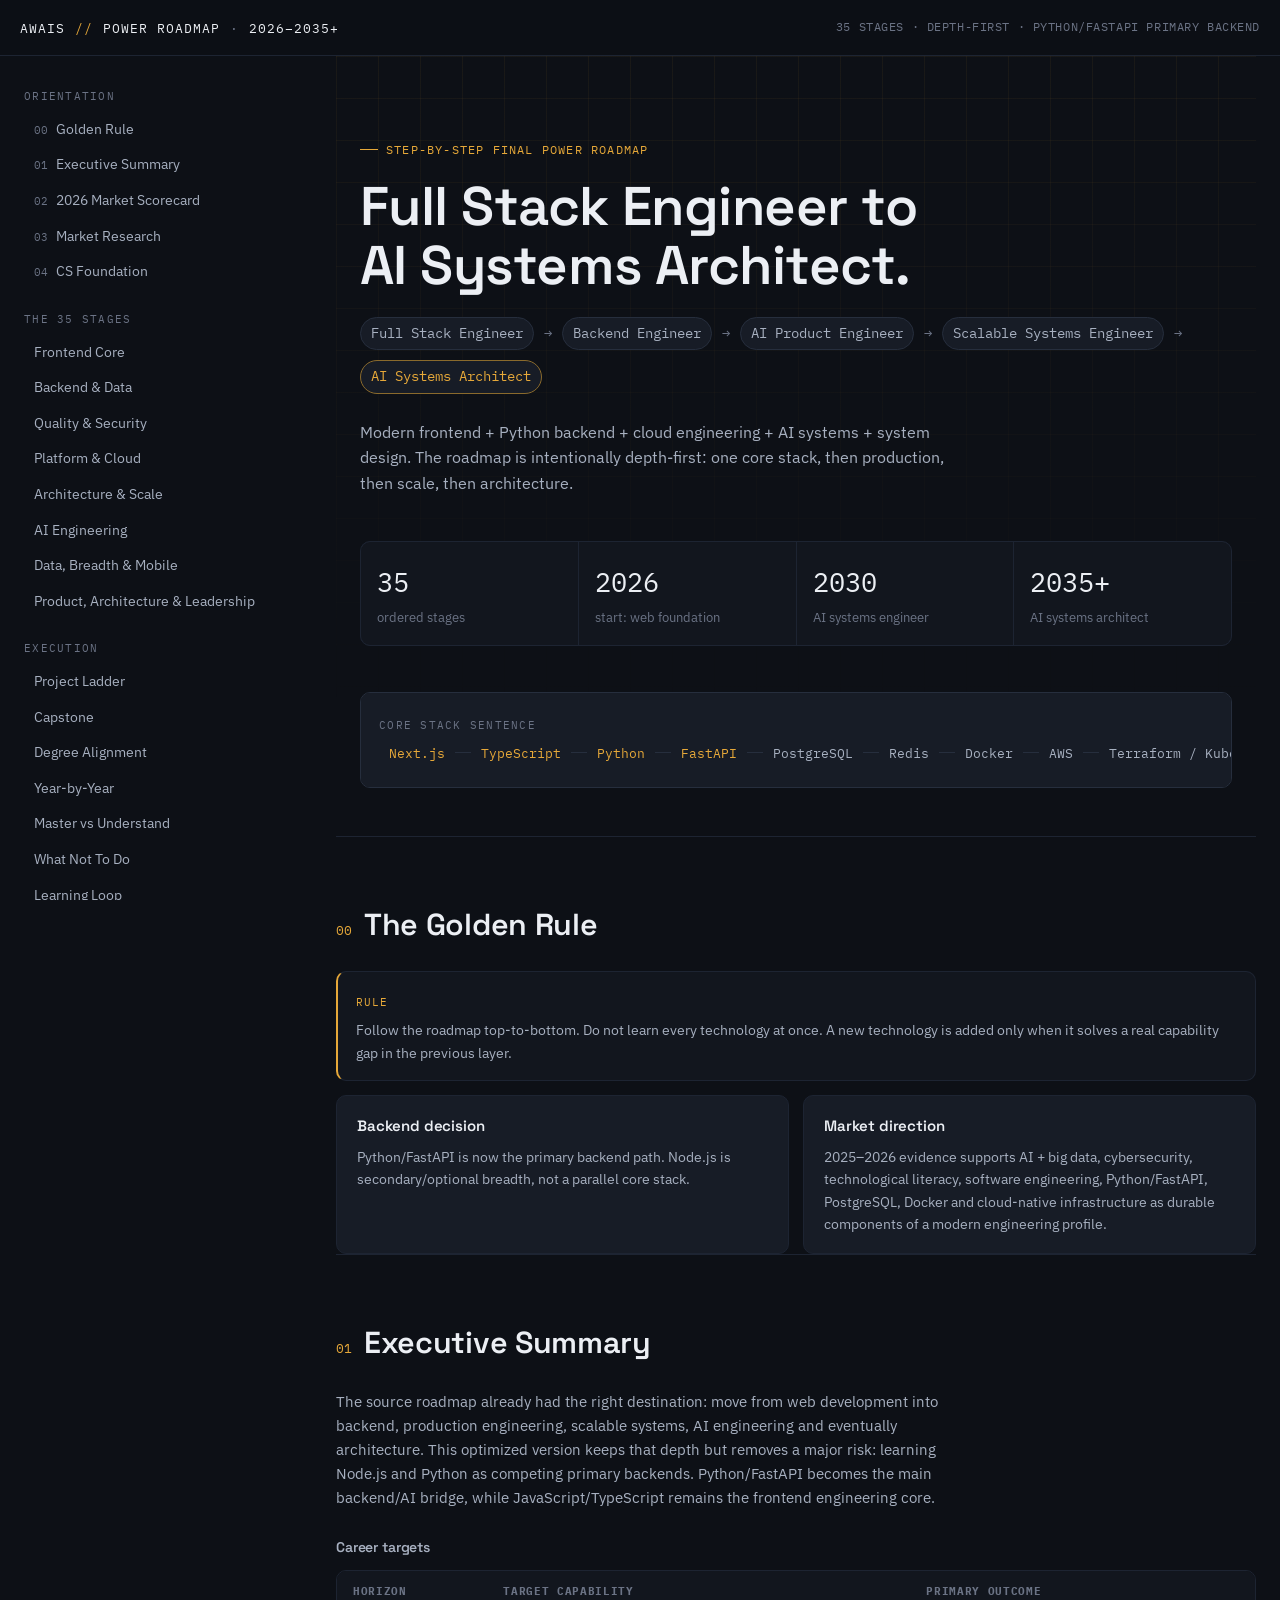
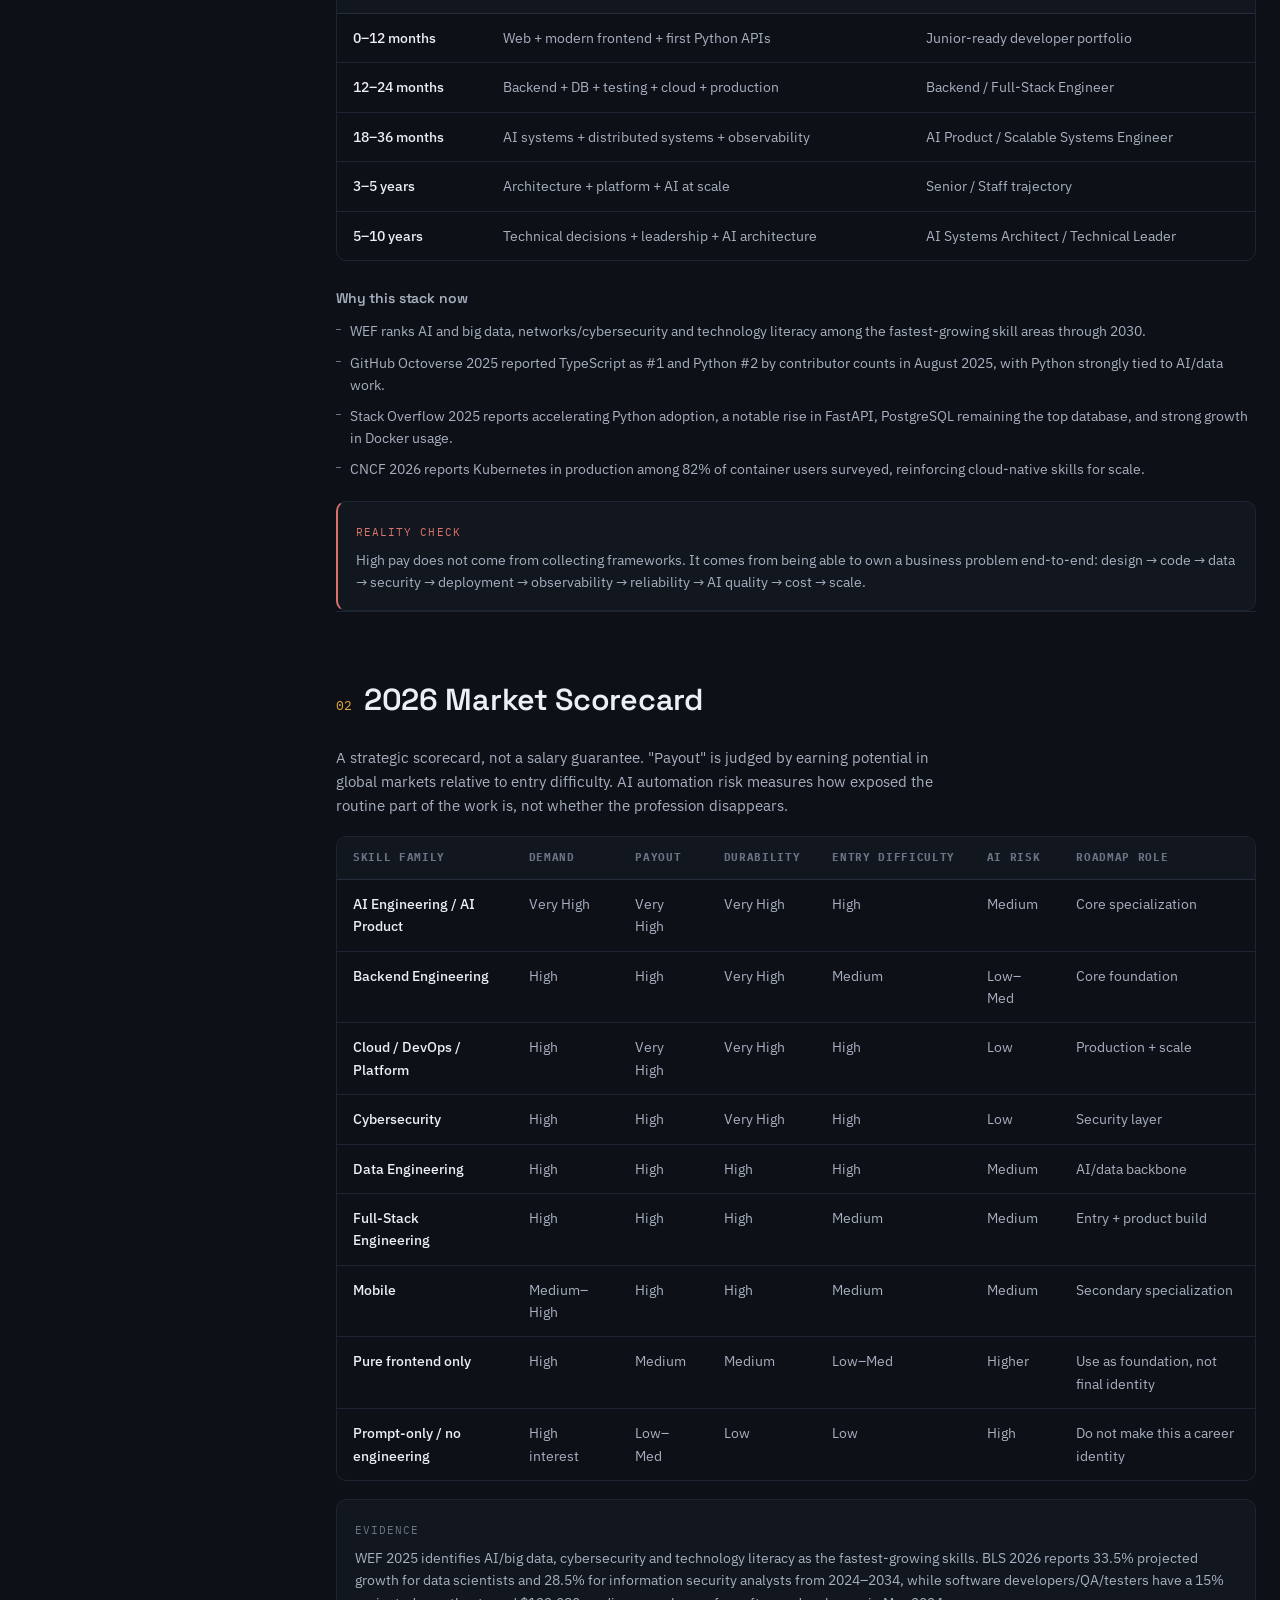
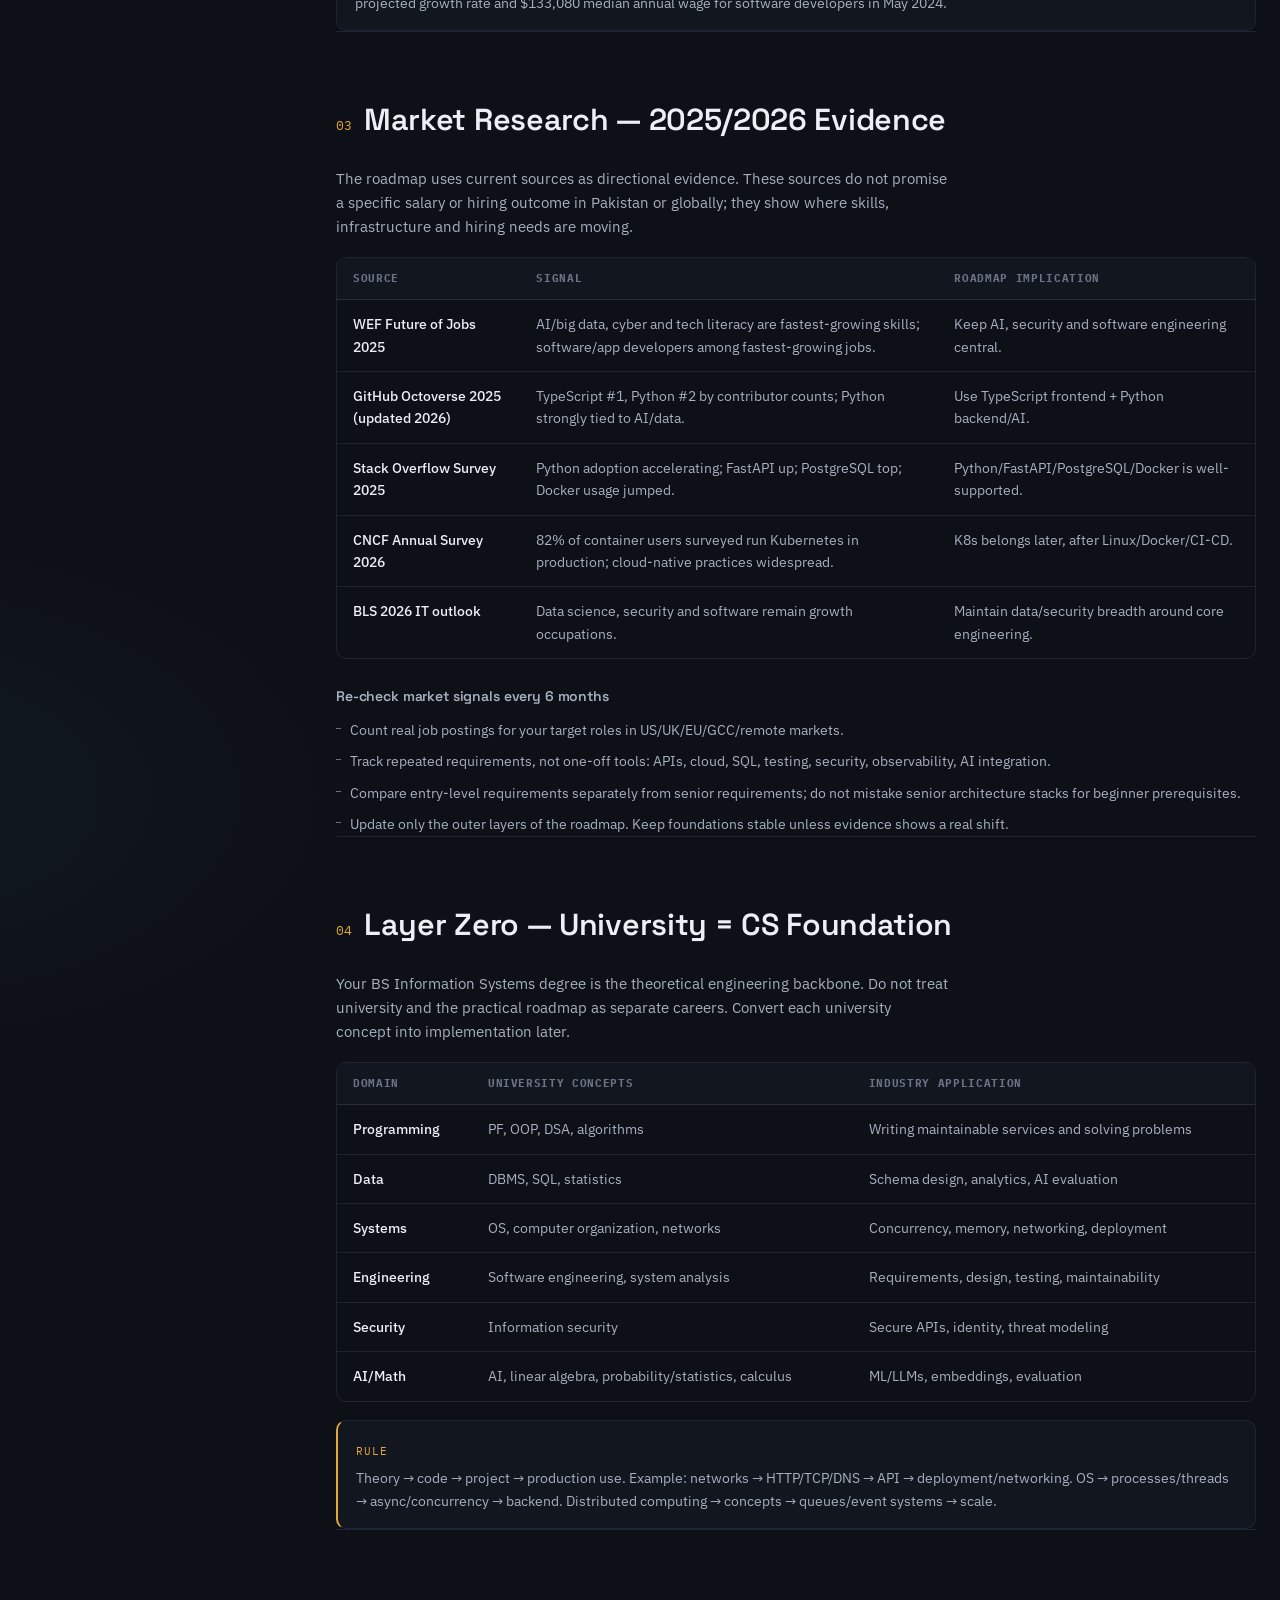
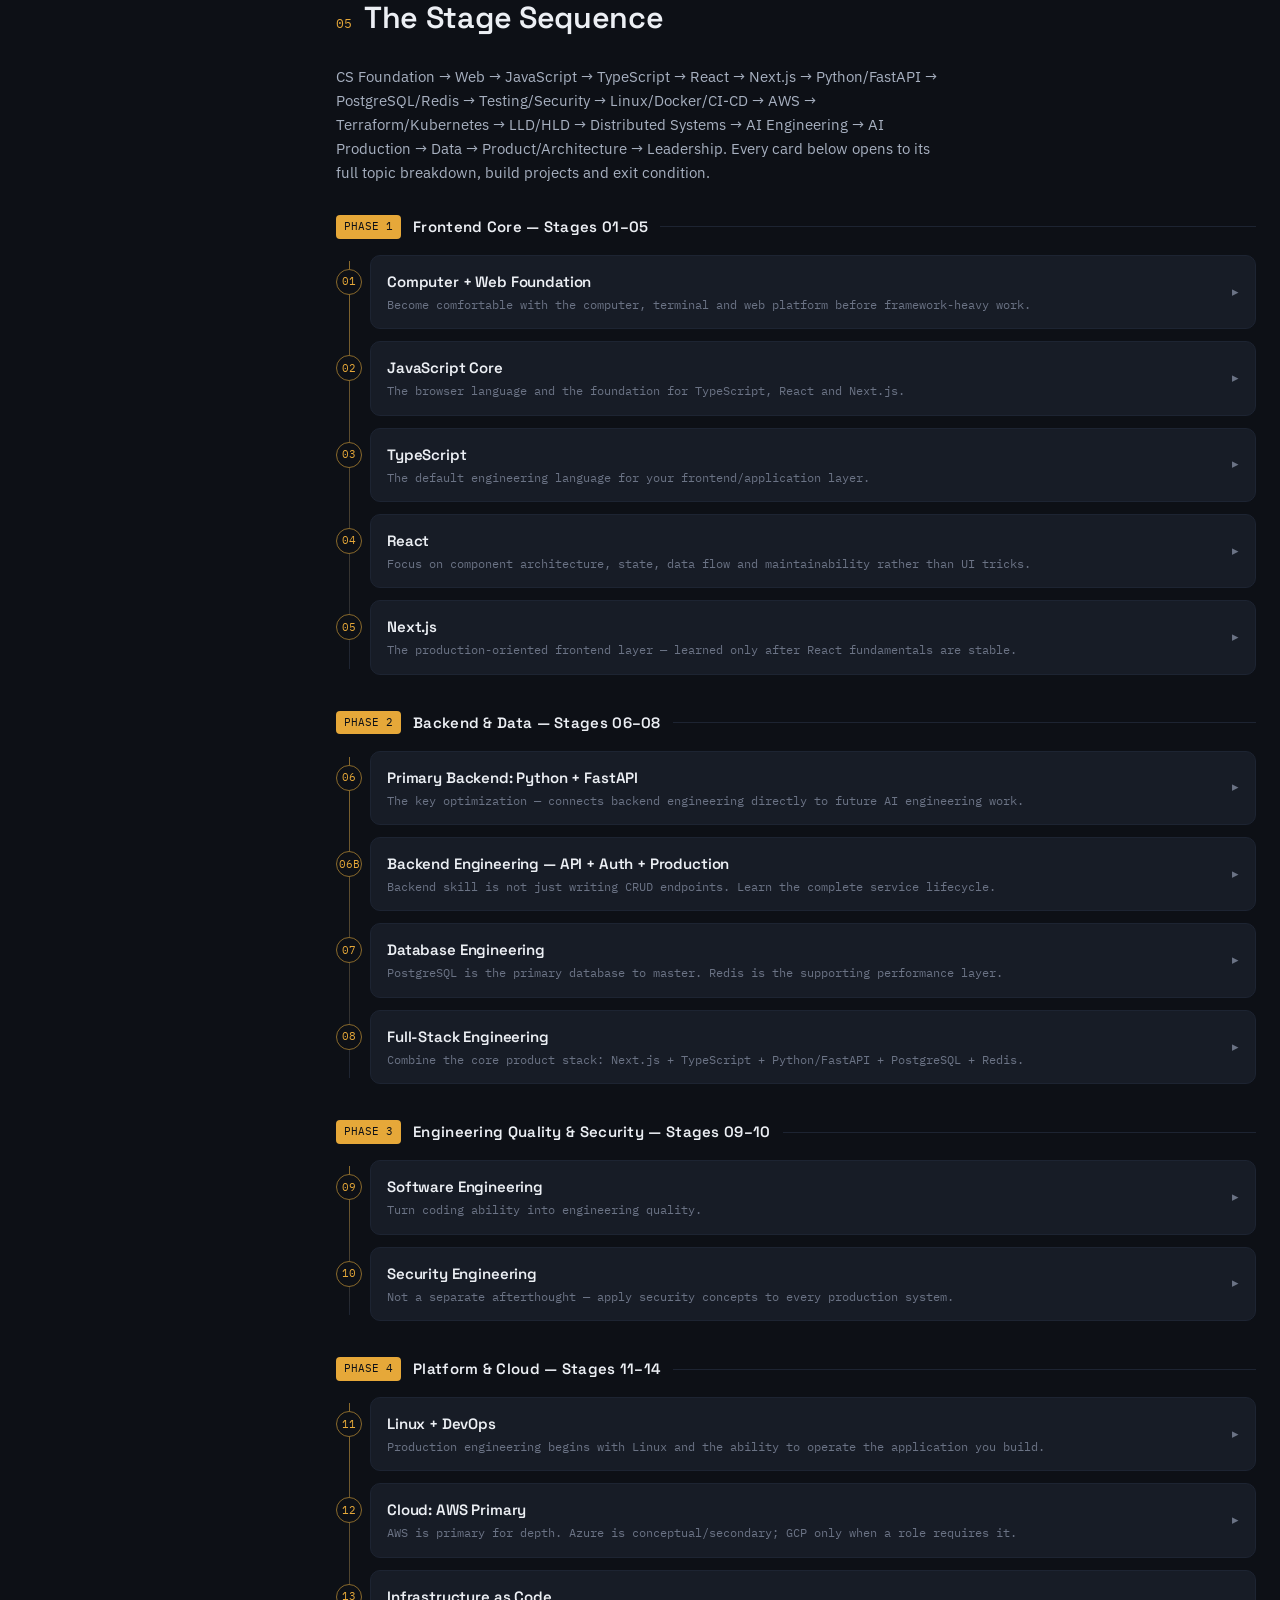
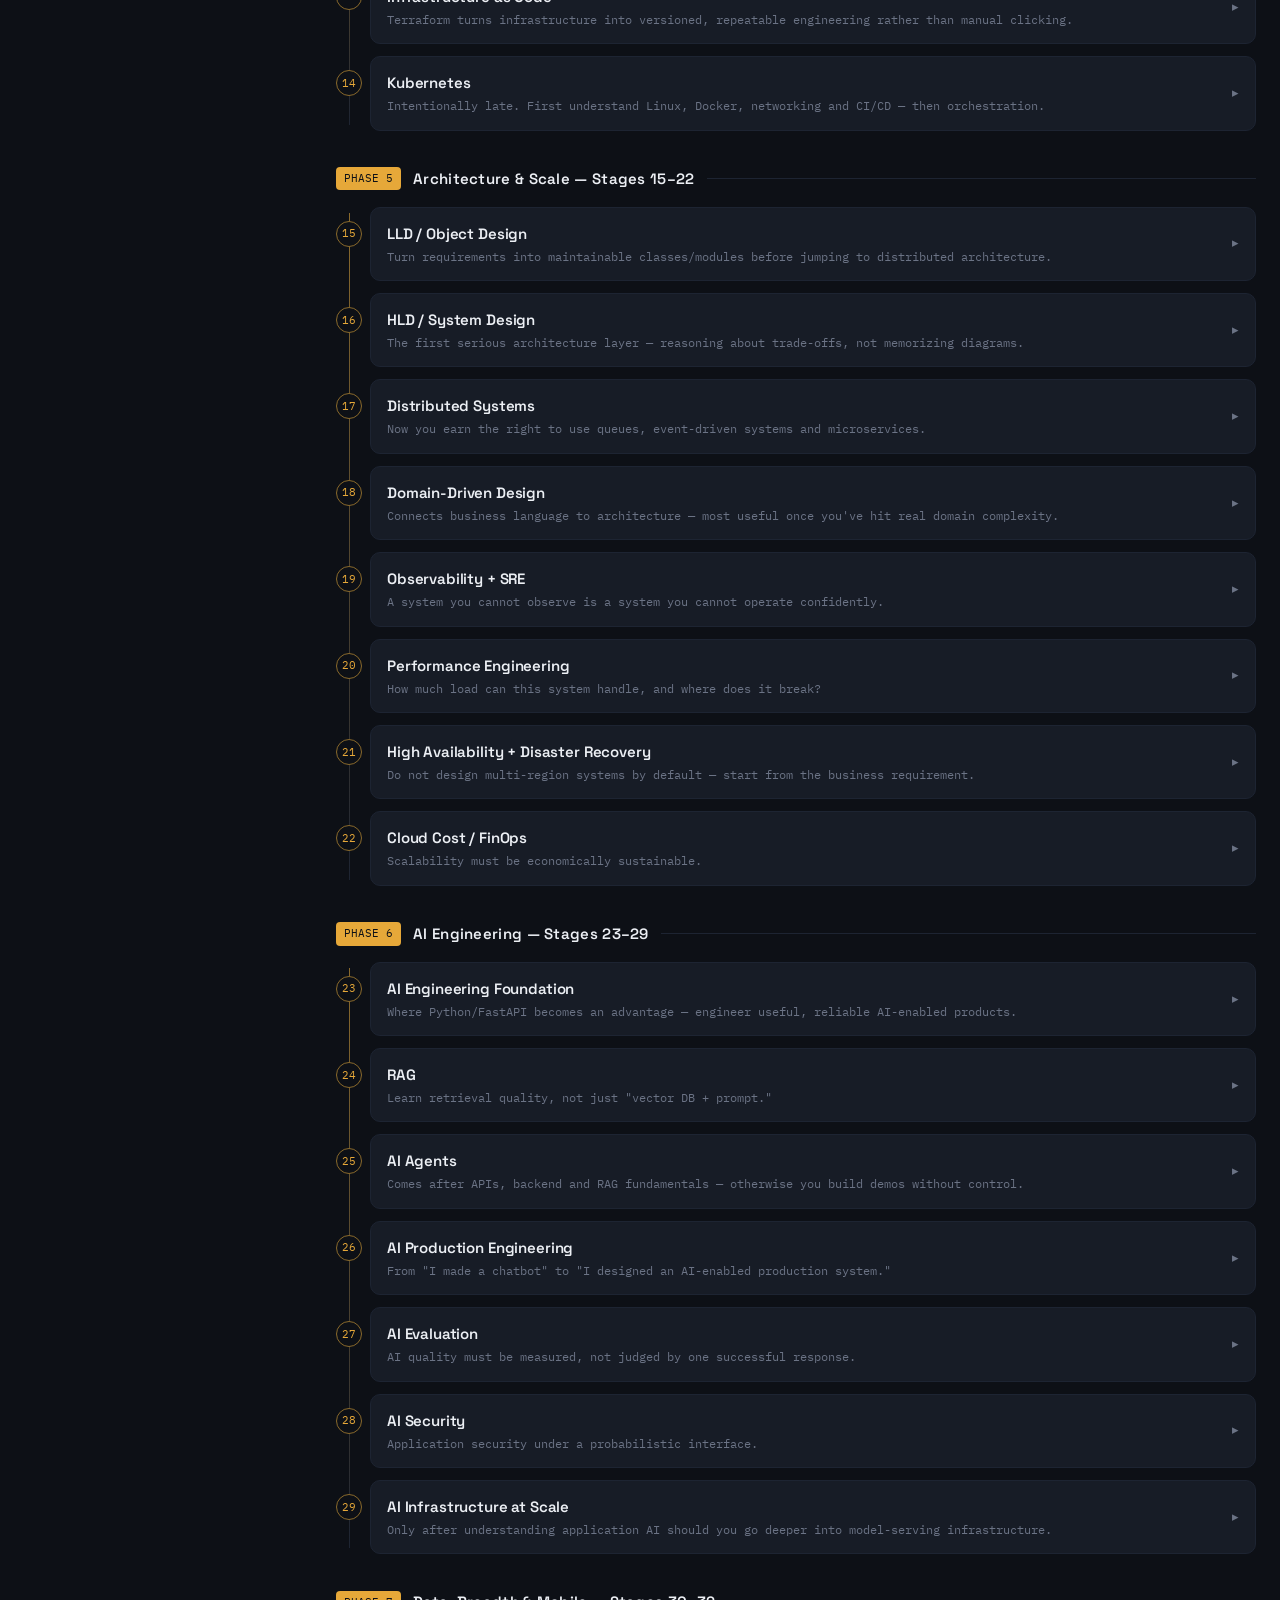
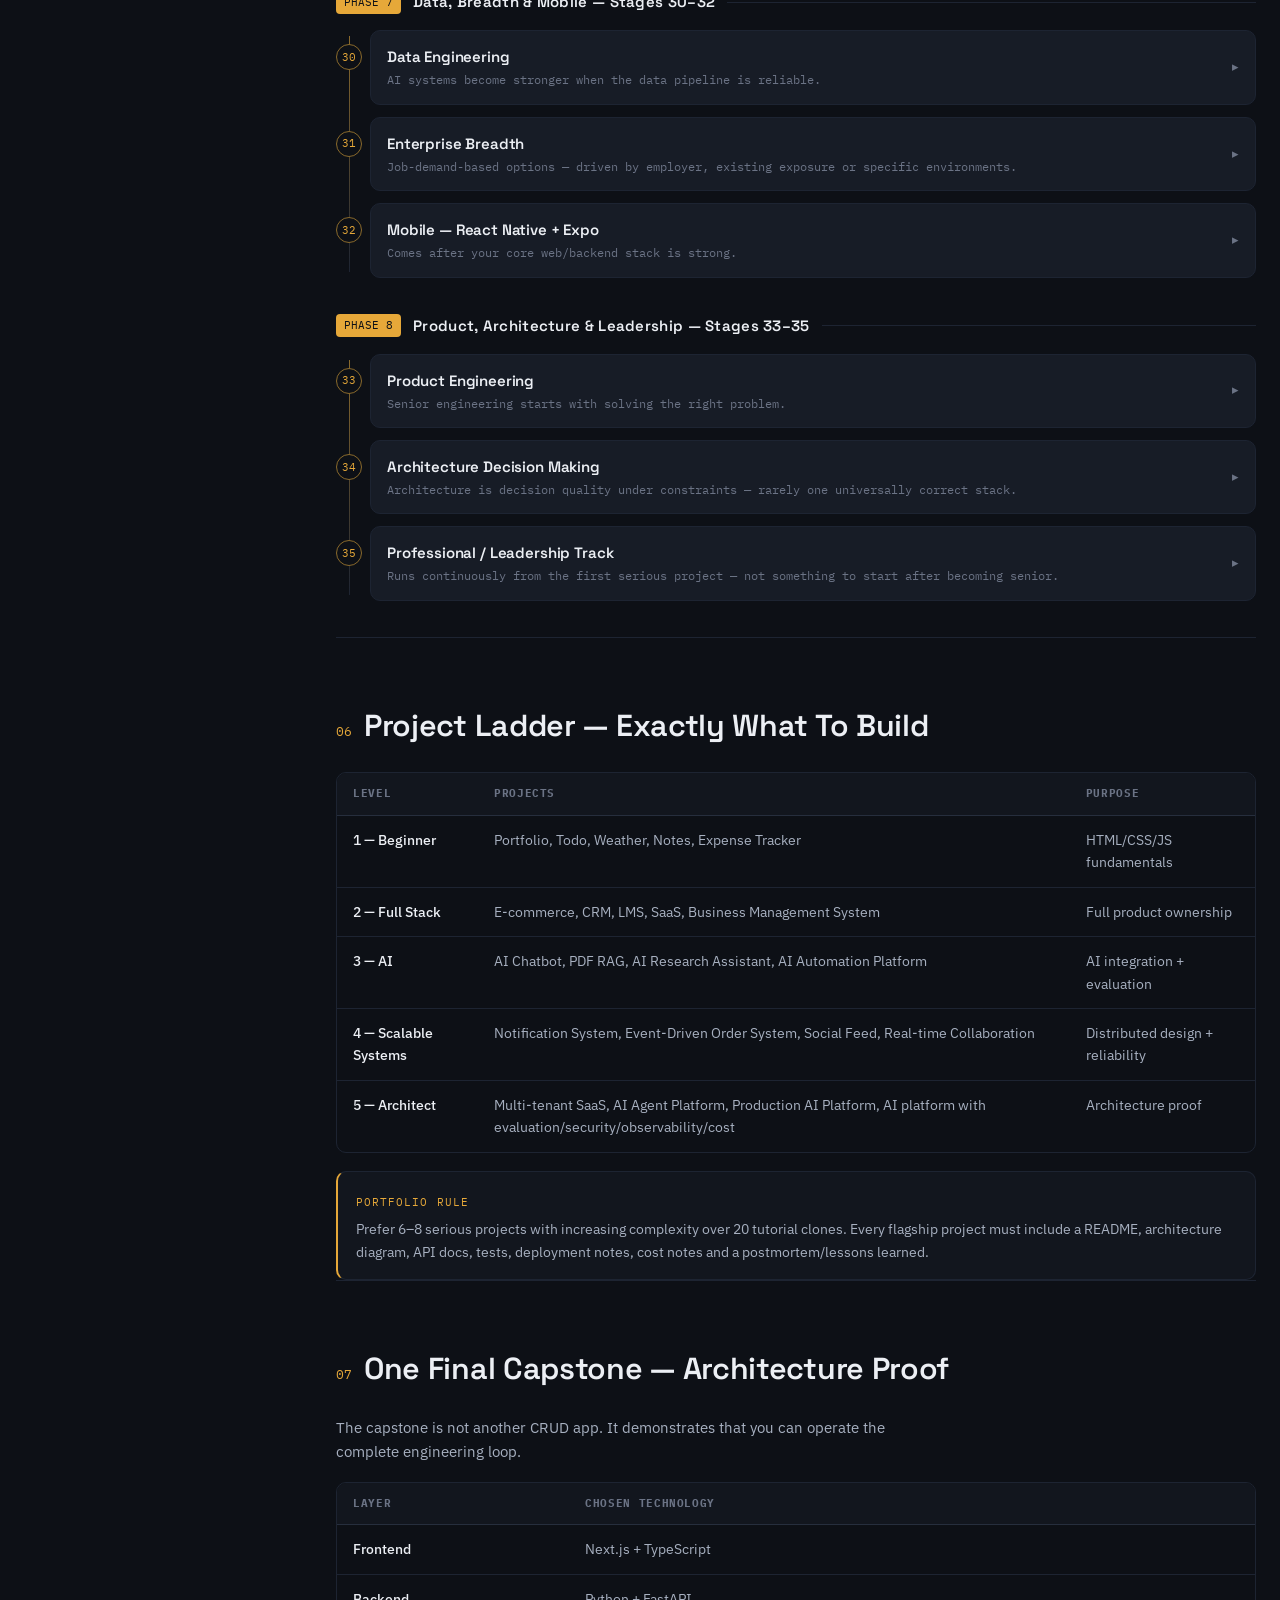
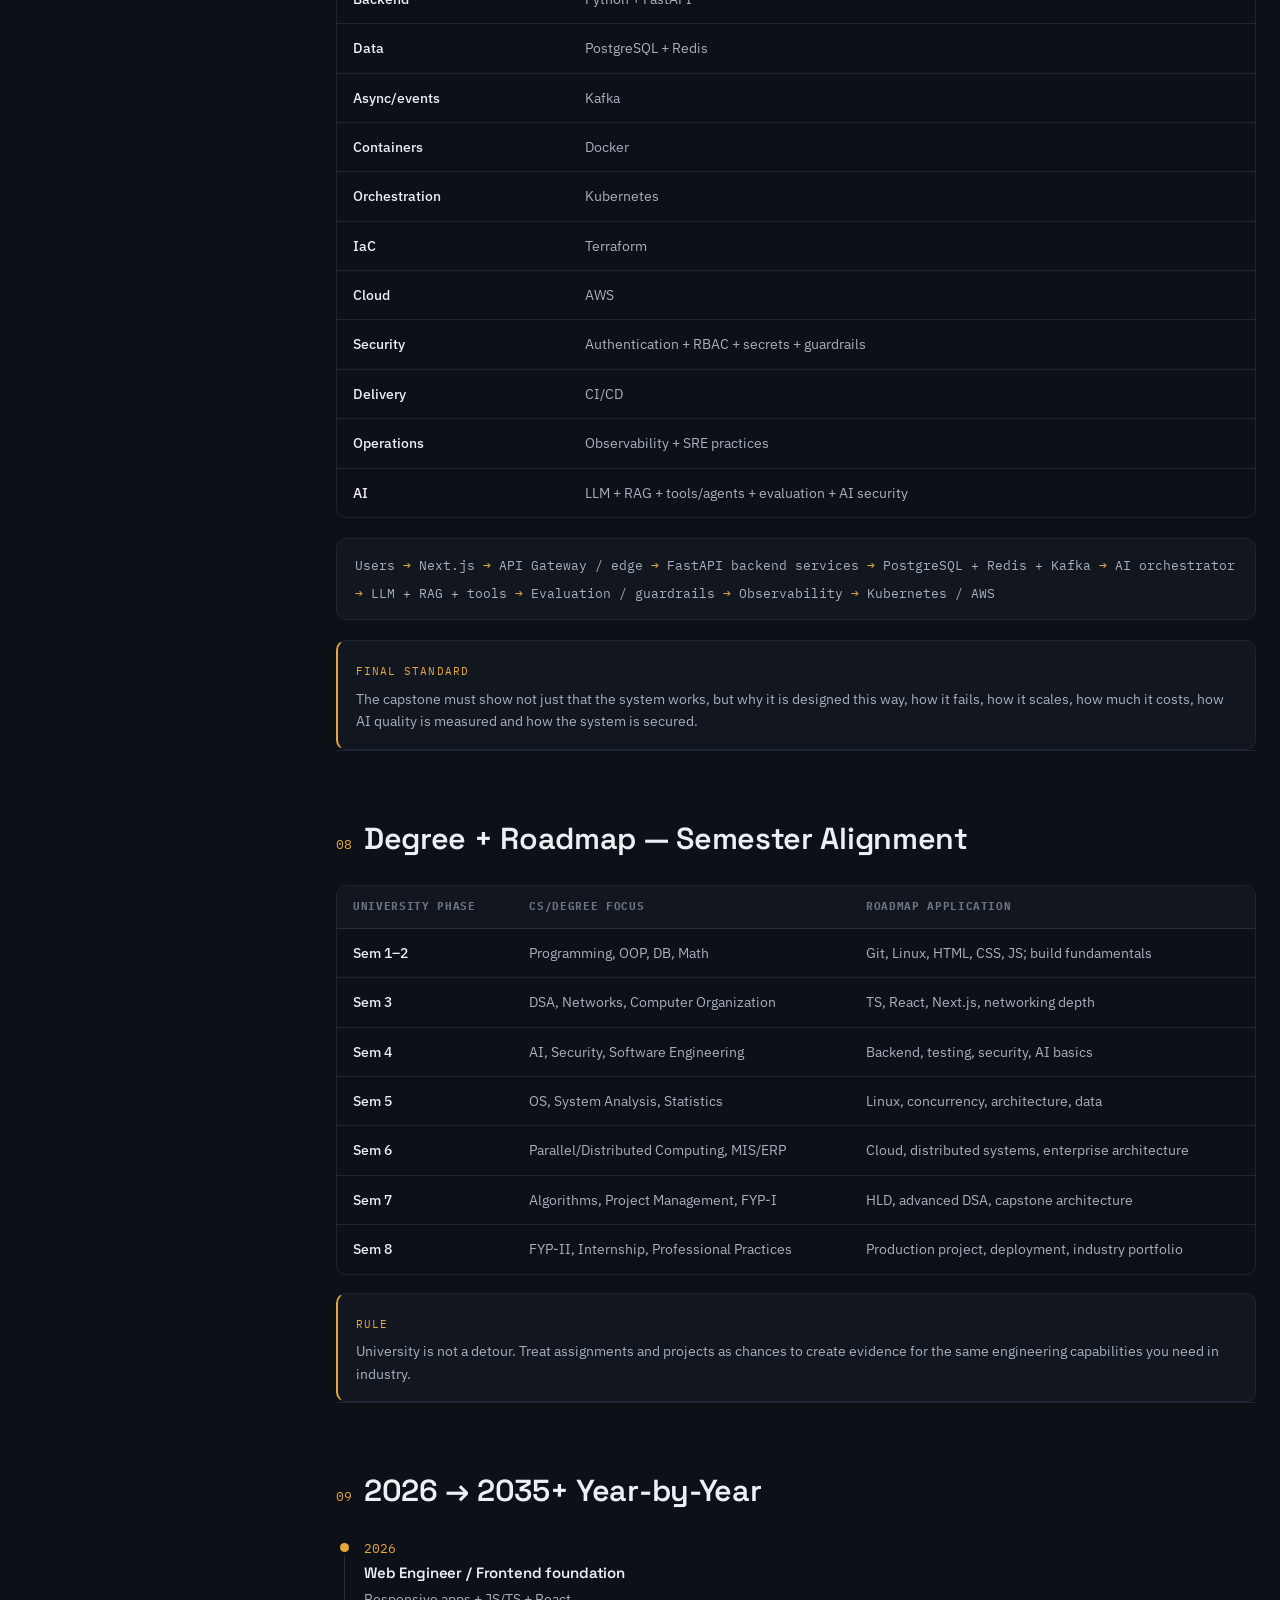
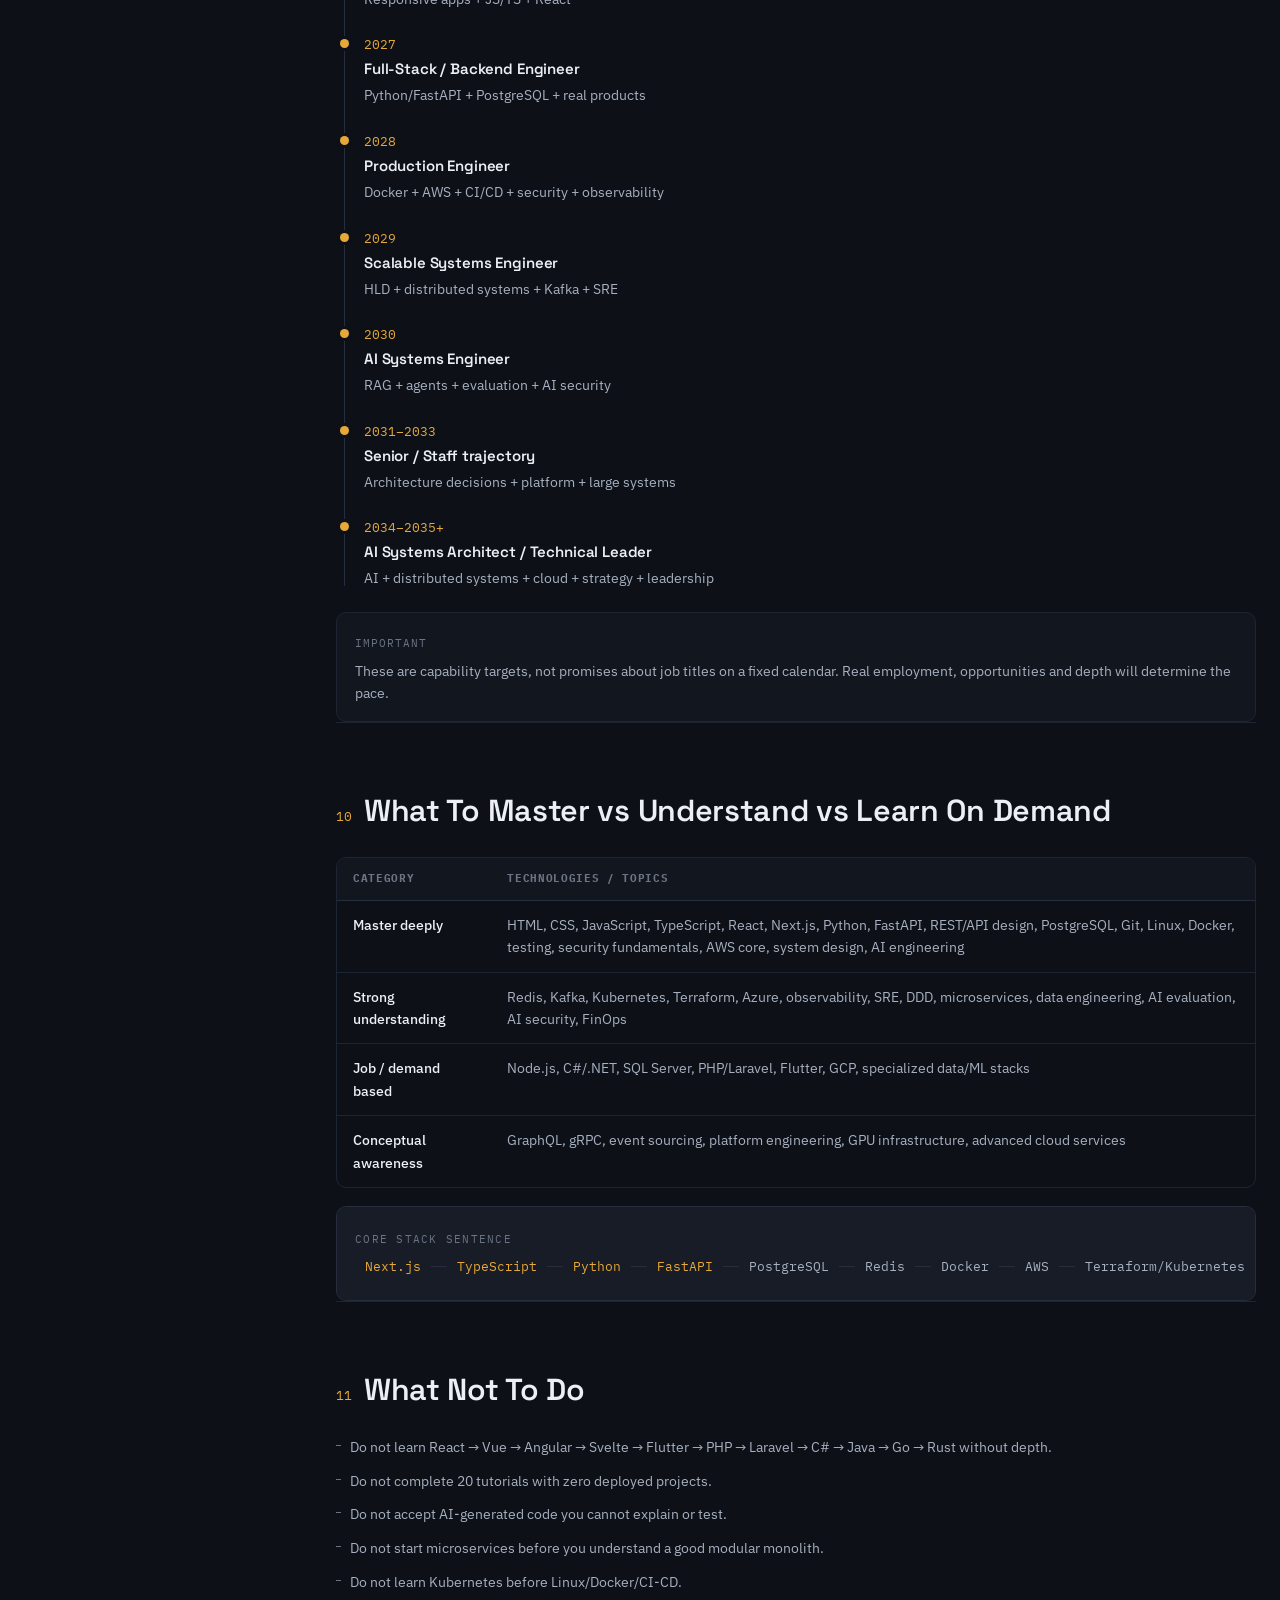
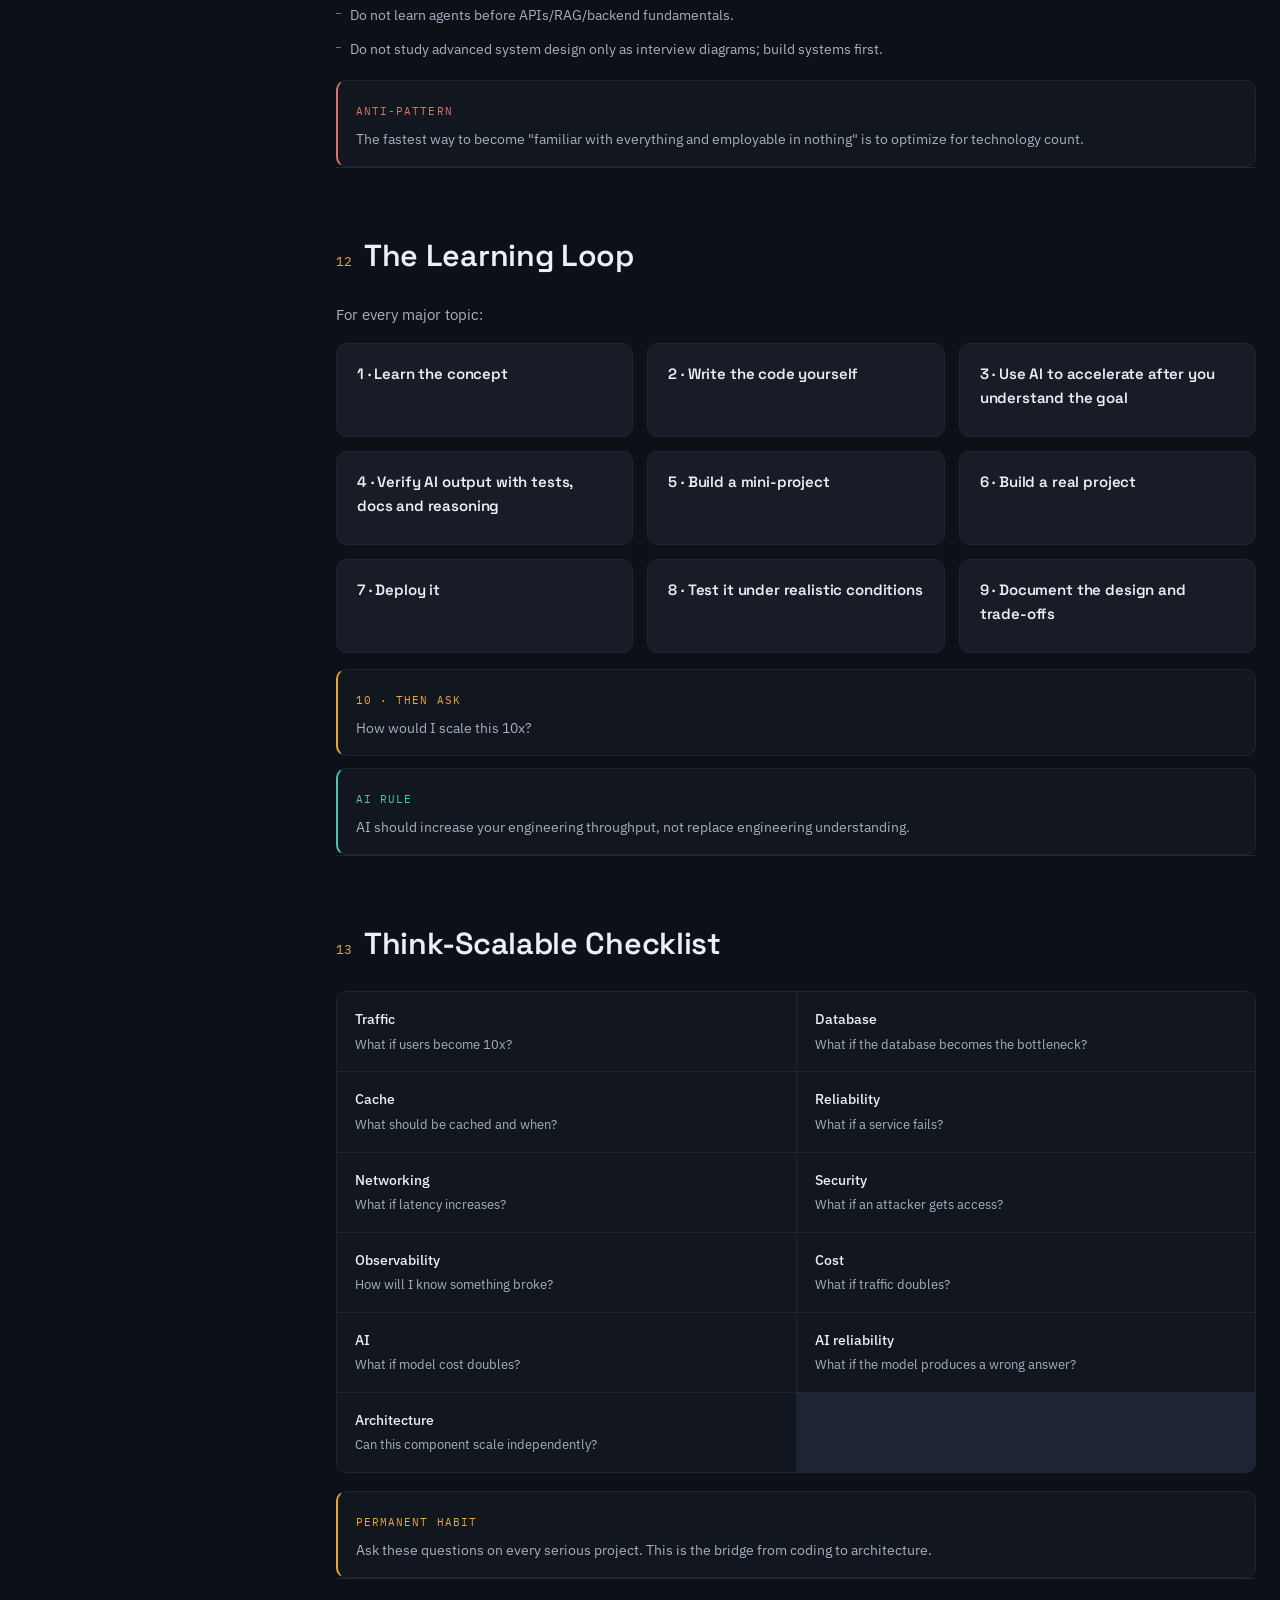
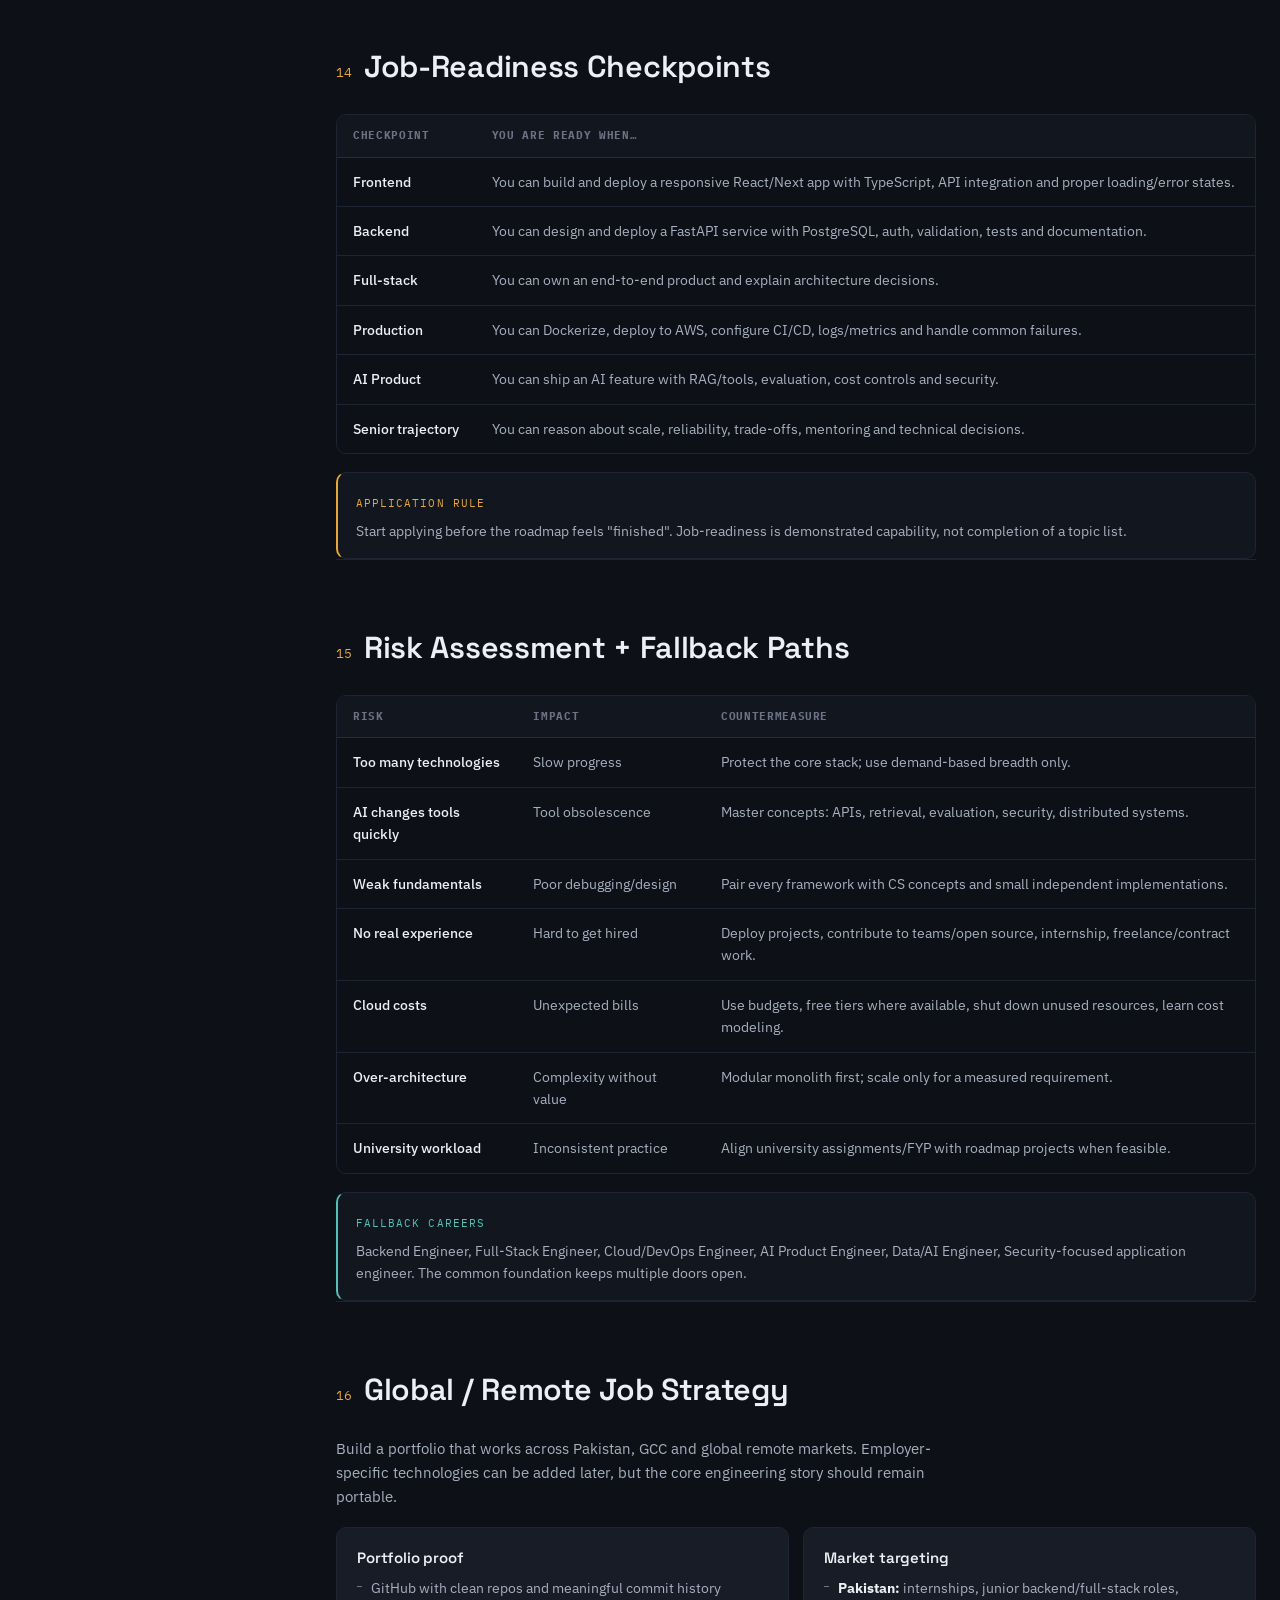
<file: Day 0 - Roadmap-Docs/index.html>
<!doctype html>
<html lang="en">
  <head>
    <meta charset="UTF-8" />
    <meta name="viewport" content="width=device-width, initial-scale=1.0" />
    <title>AWAIS — Optimized Power Roadmap 2026–2035+</title>
    <meta
      name="description"
      content="A 35-stage, depth-first engineering roadmap from Full-Stack Engineer to AI Systems Architect, 2026–2035+."
    />
    <link rel="preconnect" href="https://fonts.googleapis.com" />
    <link rel="preconnect" href="https://fonts.gstatic.com" crossorigin />
    <link
      href="https://fonts.googleapis.com/css2?family=Space+Grotesk:wght@500;600;700&family=IBM+Plex+Sans:wght@400;500;600&family=IBM+Plex+Mono:wght@400;500&display=swap"
      rel="stylesheet"
    />
    <link rel="stylesheet" href="style.css" />
  </head>
  <body>
    <div id="scroll-progress"></div>

    <header class="topbar">
      <div class="topbar-brand">
        <span>AWAIS</span>
        <span class="dot">//</span>
        <span>POWER ROADMAP</span>
        <span class="sep">·</span>
        <span>2026–2035+</span>
      </div>
      <span class="topbar-meta">35 STAGES · DEPTH-FIRST · PYTHON/FASTAPI PRIMARY BACKEND</span>
      <button class="nav-toggle" id="navToggle" aria-expanded="false" aria-controls="sidebar">
        <span aria-hidden="true">☰</span> Contents
      </button>
    </header>

    <div class="overlay" id="overlay"></div>

    <div class="shell">
      <aside class="sidebar" id="sidebar" aria-label="Roadmap contents">
        <div class="sidebar-close">
          <button id="sidebarClose" aria-label="Close contents">Close ✕</button>
        </div>

        <div class="sidebar-group">
          <span class="sidebar-label">Orientation</span>
          <nav>
            <ul>
              <li><a href="#golden-rule"><span class="idx">00</span> Golden Rule</a></li>
              <li><a href="#executive-summary"><span class="idx">01</span> Executive Summary</a></li>
              <li><a href="#market-scorecard"><span class="idx">02</span> 2026 Market Scorecard</a></li>
              <li><a href="#market-research"><span class="idx">03</span> Market Research</a></li>
              <li><a href="#cs-foundation"><span class="idx">04</span> CS Foundation</a></li>
            </ul>
          </nav>
        </div>

        <div class="sidebar-group">
          <span class="sidebar-label">The 35 Stages</span>
          <nav>
            <ul>
              <li><a href="#phase-frontend">Frontend Core</a></li>
              <li><a href="#phase-backend">Backend &amp; Data</a></li>
              <li><a href="#phase-quality">Quality &amp; Security</a></li>
              <li><a href="#phase-platform">Platform &amp; Cloud</a></li>
              <li><a href="#phase-scale">Architecture &amp; Scale</a></li>
              <li><a href="#phase-ai">AI Engineering</a></li>
              <li><a href="#phase-breadth">Data, Breadth &amp; Mobile</a></li>
              <li><a href="#phase-leadership">Product, Architecture &amp; Leadership</a></li>
            </ul>
          </nav>
        </div>

        <div class="sidebar-group">
          <span class="sidebar-label">Execution</span>
          <nav>
            <ul>
              <li><a href="#project-ladder">Project Ladder</a></li>
              <li><a href="#capstone">Capstone</a></li>
              <li><a href="#degree-alignment">Degree Alignment</a></li>
              <li><a href="#year-by-year">Year-by-Year</a></li>
              <li><a href="#mastery-map">Master vs Understand</a></li>
              <li><a href="#anti-patterns">What Not To Do</a></li>
              <li><a href="#learning-loop">Learning Loop</a></li>
              <li><a href="#scale-checklist">Think-Scalable Checklist</a></li>
            </ul>
          </nav>
        </div>

        <div class="sidebar-group">
          <span class="sidebar-label">Career</span>
          <nav>
            <ul>
              <li><a href="#job-readiness">Job Readiness</a></li>
              <li><a href="#risk-assessment">Risk &amp; Fallback</a></li>
              <li><a href="#global-strategy">Global Job Strategy</a></li>
              <li><a href="#execution-plan">12–18 Month Plan</a></li>
              <li><a href="#horizon">3–5 Year Horizon</a></li>
              <li><a href="#final-destination">Final Destination</a></li>
              <li><a href="#reference-notes">Reference Notes</a></li>
            </ul>
          </nav>
        </div>
      </aside>

      <main>
        <!-- ============================= HERO ============================= -->
        <section class="hero" id="top">
          <div class="hero-inner">
            <span class="eyebrow">Step-by-step final power roadmap</span>
            <h1>Full Stack Engineer to AI Systems Architect.</h1>
            <div class="hero-path">
              <span class="node">Full Stack Engineer</span>
              <span class="arrow">→</span>
              <span class="node">Backend Engineer</span>
              <span class="arrow">→</span>
              <span class="node">AI Product Engineer</span>
              <span class="arrow">→</span>
              <span class="node">Scalable Systems Engineer</span>
              <span class="arrow">→</span>
              <span class="node is-final">AI Systems Architect</span>
            </div>
            <p class="hero-sub">
              Modern frontend + Python backend + cloud engineering + AI systems + system design. The
              roadmap is intentionally depth-first: one core stack, then production, then scale, then
              architecture.
            </p>

            <div class="hero-stats">
              <div class="hero-stat">
                <div class="num mono">35</div>
                <div class="lbl">ordered stages</div>
              </div>
              <div class="hero-stat">
                <div class="num mono">2026</div>
                <div class="lbl">start: web foundation</div>
              </div>
              <div class="hero-stat">
                <div class="num mono">2030</div>
                <div class="lbl">AI systems engineer</div>
              </div>
              <div class="hero-stat">
                <div class="num mono">2035+</div>
                <div class="lbl">AI systems architect</div>
              </div>
            </div>

            <div class="trace">
              <span class="trace-label">Core stack sentence</span>
              <div class="trace-row">
                <span class="seg core">Next.js</span><span class="dash"></span>
                <span class="seg core">TypeScript</span><span class="dash"></span>
                <span class="seg core">Python</span><span class="dash"></span>
                <span class="seg core">FastAPI</span><span class="dash"></span>
                <span class="seg">PostgreSQL</span><span class="dash"></span>
                <span class="seg">Redis</span><span class="dash"></span>
                <span class="seg">Docker</span><span class="dash"></span>
                <span class="seg">AWS</span><span class="dash"></span>
                <span class="seg">Terraform / Kubernetes</span><span class="dash"></span>
                <span class="seg">System Design</span><span class="dash"></span>
                <span class="seg ai">AI Engineering</span><span class="dash"></span>
                <span class="seg ai">AI Production</span><span class="dash"></span>
                <span class="seg">Architecture</span>
              </div>
            </div>
          </div>
        </section>

        <!-- ========================= GOLDEN RULE ========================= -->
        <section class="section" id="golden-rule">
          <div class="section-head">
            <span class="section-num mono">00</span>
            <h2>The Golden Rule</h2>
          </div>
          <div class="callout rule">
            <span class="callout-label">Rule</span>
            <p>
              Follow the roadmap top-to-bottom. Do not learn every technology at once. A new
              technology is added only when it solves a real capability gap in the previous layer.
            </p>
          </div>
          <div class="card-grid cols-2" style="margin-top: 14px">
            <div class="card">
              <h3>Backend decision</h3>
              <p>
                Python/FastAPI is now the primary backend path. Node.js is secondary/optional
                breadth, not a parallel core stack.
              </p>
            </div>
            <div class="card">
              <h3>Market direction</h3>
              <p>
                2025–2026 evidence supports AI + big data, cybersecurity, technological literacy,
                software engineering, Python/FastAPI, PostgreSQL, Docker and cloud-native
                infrastructure as durable components of a modern engineering profile.
              </p>
            </div>
          </div>
        </section>

        <!-- ===================== EXECUTIVE SUMMARY ===================== -->
        <section class="section" id="executive-summary">
          <div class="section-head">
            <span class="section-num mono">01</span>
            <h2>Executive Summary</h2>
          </div>
          <p class="section-dek">
            The source roadmap already had the right destination: move from web development into
            backend, production engineering, scalable systems, AI engineering and eventually
            architecture. This optimized version keeps that depth but removes a major risk: learning
            Node.js and Python as competing primary backends. Python/FastAPI becomes the main
            backend/AI bridge, while JavaScript/TypeScript remains the frontend engineering core.
          </p>

          <h3 style="font-size: 14px; margin: 26px 0 12px; color: var(--text-soft)">Career targets</h3>
          <div class="table-wrap">
            <table>
              <thead>
                <tr>
                  <th>Horizon</th>
                  <th>Target capability</th>
                  <th>Primary outcome</th>
                </tr>
              </thead>
              <tbody>
                <tr>
                  <td>0–12 months</td>
                  <td>Web + modern frontend + first Python APIs</td>
                  <td>Junior-ready developer portfolio</td>
                </tr>
                <tr>
                  <td>12–24 months</td>
                  <td>Backend + DB + testing + cloud + production</td>
                  <td>Backend / Full-Stack Engineer</td>
                </tr>
                <tr>
                  <td>18–36 months</td>
                  <td>AI systems + distributed systems + observability</td>
                  <td>AI Product / Scalable Systems Engineer</td>
                </tr>
                <tr>
                  <td>3–5 years</td>
                  <td>Architecture + platform + AI at scale</td>
                  <td>Senior / Staff trajectory</td>
                </tr>
                <tr>
                  <td>5–10 years</td>
                  <td>Technical decisions + leadership + AI architecture</td>
                  <td>AI Systems Architect / Technical Leader</td>
                </tr>
              </tbody>
            </table>
          </div>

          <h3 style="font-size: 14px; margin: 26px 0 12px; color: var(--text-soft)">Why this stack now</h3>
          <ul class="topic-list" style="gap: 10px">
            <li>WEF ranks AI and big data, networks/cybersecurity and technology literacy among the fastest-growing skill areas through 2030.</li>
            <li>GitHub Octoverse 2025 reported TypeScript as #1 and Python #2 by contributor counts in August 2025, with Python strongly tied to AI/data work.</li>
            <li>Stack Overflow 2025 reports accelerating Python adoption, a notable rise in FastAPI, PostgreSQL remaining the top database, and strong growth in Docker usage.</li>
            <li>CNCF 2026 reports Kubernetes in production among 82% of container users surveyed, reinforcing cloud-native skills for scale.</li>
          </ul>

          <div class="callout risk" style="margin-top: 20px">
            <span class="callout-label">Reality check</span>
            <p>
              High pay does not come from collecting frameworks. It comes from being able to own a
              business problem end-to-end: design → code → data → security → deployment →
              observability → reliability → AI quality → cost → scale.
            </p>
          </div>
        </section>

        <!-- ===================== MARKET SCORECARD ===================== -->
        <section class="section" id="market-scorecard">
          <div class="section-head">
            <span class="section-num mono">02</span>
            <h2>2026 Market Scorecard</h2>
          </div>
          <p class="section-dek">
            A strategic scorecard, not a salary guarantee. "Payout" is judged by earning potential in
            global markets relative to entry difficulty. AI automation risk measures how exposed the
            routine part of the work is, not whether the profession disappears.
          </p>
          <div class="table-wrap" style="margin-top: 18px">
            <table>
              <thead>
                <tr>
                  <th>Skill family</th>
                  <th>Demand</th>
                  <th>Payout</th>
                  <th>Durability</th>
                  <th>Entry difficulty</th>
                  <th>AI risk</th>
                  <th>Roadmap role</th>
                </tr>
              </thead>
              <tbody>
                <tr><td>AI Engineering / AI Product</td><td>Very High</td><td>Very High</td><td>Very High</td><td>High</td><td>Medium</td><td>Core specialization</td></tr>
                <tr><td>Backend Engineering</td><td>High</td><td>High</td><td>Very High</td><td>Medium</td><td>Low–Med</td><td>Core foundation</td></tr>
                <tr><td>Cloud / DevOps / Platform</td><td>High</td><td>Very High</td><td>Very High</td><td>High</td><td>Low</td><td>Production + scale</td></tr>
                <tr><td>Cybersecurity</td><td>High</td><td>High</td><td>Very High</td><td>High</td><td>Low</td><td>Security layer</td></tr>
                <tr><td>Data Engineering</td><td>High</td><td>High</td><td>High</td><td>High</td><td>Medium</td><td>AI/data backbone</td></tr>
                <tr><td>Full-Stack Engineering</td><td>High</td><td>High</td><td>High</td><td>Medium</td><td>Medium</td><td>Entry + product build</td></tr>
                <tr><td>Mobile</td><td>Medium–High</td><td>High</td><td>High</td><td>Medium</td><td>Medium</td><td>Secondary specialization</td></tr>
                <tr><td>Pure frontend only</td><td>High</td><td>Medium</td><td>Medium</td><td>Low–Med</td><td>Higher</td><td>Use as foundation, not final identity</td></tr>
                <tr><td>Prompt-only / no engineering</td><td>High interest</td><td>Low–Med</td><td>Low</td><td>Low</td><td>High</td><td>Do not make this a career identity</td></tr>
              </tbody>
            </table>
          </div>
          <div class="callout" style="margin-top: 18px">
            <span class="callout-label">Evidence</span>
            <p>
              WEF 2025 identifies AI/big data, cybersecurity and technology literacy as the
              fastest-growing skills. BLS 2026 reports 33.5% projected growth for data scientists and
              28.5% for information security analysts from 2024–2034, while software
              developers/QA/testers have a 15% projected growth rate and $133,080 median annual wage
              for software developers in May 2024.
            </p>
          </div>
        </section>

        <!-- ===================== MARKET RESEARCH ===================== -->
        <section class="section" id="market-research">
          <div class="section-head">
            <span class="section-num mono">03</span>
            <h2>Market Research — 2025/2026 Evidence</h2>
          </div>
          <p class="section-dek">
            The roadmap uses current sources as directional evidence. These sources do not promise a
            specific salary or hiring outcome in Pakistan or globally; they show where skills,
            infrastructure and hiring needs are moving.
          </p>
          <div class="table-wrap" style="margin-top: 18px">
            <table>
              <thead>
                <tr><th>Source</th><th>Signal</th><th>Roadmap implication</th></tr>
              </thead>
              <tbody>
                <tr><td>WEF Future of Jobs 2025</td><td>AI/big data, cyber and tech literacy are fastest-growing skills; software/app developers among fastest-growing jobs.</td><td>Keep AI, security and software engineering central.</td></tr>
                <tr><td>GitHub Octoverse 2025 (updated 2026)</td><td>TypeScript #1, Python #2 by contributor counts; Python strongly tied to AI/data.</td><td>Use TypeScript frontend + Python backend/AI.</td></tr>
                <tr><td>Stack Overflow Survey 2025</td><td>Python adoption accelerating; FastAPI up; PostgreSQL top; Docker usage jumped.</td><td>Python/FastAPI/PostgreSQL/Docker is well-supported.</td></tr>
                <tr><td>CNCF Annual Survey 2026</td><td>82% of container users surveyed run Kubernetes in production; cloud-native practices widespread.</td><td>K8s belongs later, after Linux/Docker/CI-CD.</td></tr>
                <tr><td>BLS 2026 IT outlook</td><td>Data science, security and software remain growth occupations.</td><td>Maintain data/security breadth around core engineering.</td></tr>
              </tbody>
            </table>
          </div>

          <h3 style="font-size: 14px; margin: 26px 0 12px; color: var(--text-soft)">Re-check market signals every 6 months</h3>
          <ul class="topic-list" style="gap: 10px">
            <li>Count real job postings for your target roles in US/UK/EU/GCC/remote markets.</li>
            <li>Track repeated requirements, not one-off tools: APIs, cloud, SQL, testing, security, observability, AI integration.</li>
            <li>Compare entry-level requirements separately from senior requirements; do not mistake senior architecture stacks for beginner prerequisites.</li>
            <li>Update only the outer layers of the roadmap. Keep foundations stable unless evidence shows a real shift.</li>
          </ul>
        </section>

        <!-- ===================== CS FOUNDATION ===================== -->
        <section class="section" id="cs-foundation">
          <div class="section-head">
            <span class="section-num mono">04</span>
            <h2>Layer Zero — University = CS Foundation</h2>
          </div>
          <p class="section-dek">
            Your BS Information Systems degree is the theoretical engineering backbone. Do not treat
            university and the practical roadmap as separate careers. Convert each university concept
            into implementation later.
          </p>
          <div class="table-wrap" style="margin-top: 18px">
            <table>
              <thead>
                <tr><th>Domain</th><th>University concepts</th><th>Industry application</th></tr>
              </thead>
              <tbody>
                <tr><td>Programming</td><td>PF, OOP, DSA, algorithms</td><td>Writing maintainable services and solving problems</td></tr>
                <tr><td>Data</td><td>DBMS, SQL, statistics</td><td>Schema design, analytics, AI evaluation</td></tr>
                <tr><td>Systems</td><td>OS, computer organization, networks</td><td>Concurrency, memory, networking, deployment</td></tr>
                <tr><td>Engineering</td><td>Software engineering, system analysis</td><td>Requirements, design, testing, maintainability</td></tr>
                <tr><td>Security</td><td>Information security</td><td>Secure APIs, identity, threat modeling</td></tr>
                <tr><td>AI/Math</td><td>AI, linear algebra, probability/statistics, calculus</td><td>ML/LLMs, embeddings, evaluation</td></tr>
              </tbody>
            </table>
          </div>
          <div class="callout rule" style="margin-top: 18px">
            <span class="callout-label">Rule</span>
            <p>
              Theory → code → project → production use. Example: networks → HTTP/TCP/DNS → API →
              deployment/networking. OS → processes/threads → async/concurrency → backend.
              Distributed computing → concepts → queues/event systems → scale.
            </p>
          </div>
        </section>

        <!-- ============================================================
             THE 35 STAGES
             ============================================================ -->
        <section class="section" id="stages">
          <div class="section-head">
            <span class="section-num mono">05</span>
            <h2>The Stage Sequence</h2>
          </div>
          <p class="section-dek">
            CS Foundation → Web → JavaScript → TypeScript → React → Next.js → Python/FastAPI →
            PostgreSQL/Redis → Testing/Security → Linux/Docker/CI-CD → AWS →
            Terraform/Kubernetes → LLD/HLD → Distributed Systems → AI Engineering → AI Production
            → Data → Product/Architecture → Leadership. Every card below opens to its full topic
            breakdown, build projects and exit condition.
          </p>

          <!-- PHASE: FRONTEND -->
          <div class="phase-block" id="phase-frontend">
            <div class="phase-title">
              <span class="ph-num mono">PHASE 1</span>
              <h3>Frontend Core — Stages 01–05</h3>
            </div>
            <div class="spine">

              <details class="stage" id="stage-1">
                <summary>
                  <span class="stage-badge mono">01</span>
                  <div class="stage-title">
                    <h4>Computer + Web Foundation</h4>
                    <p class="stage-tag">Become comfortable with the computer, terminal and web platform before framework-heavy work.</p>
                  </div>
                  <span class="stage-caret">▸</span>
                </summary>
                <div class="stage-body">
                  <div class="topic-groups cols-3">
                    <div class="topic-group">
                      <h5>Internet</h5>
                      <ul class="topic-list">
                        <li>Client/server, IP, DNS</li>
                        <li>TCP/IP basics</li>
                        <li>HTTP/HTTPS</li>
                        <li>Request/response, headers</li>
                        <li>Status codes</li>
                        <li>Cookies, sessions</li>
                      </ul>
                    </div>
                    <div class="topic-group">
                      <h5>Developer environment</h5>
                      <ul class="topic-list">
                        <li>VS Code</li>
                        <li>Terminal / CLI</li>
                        <li>Git, GitHub</li>
                        <li>Linux basics</li>
                      </ul>
                    </div>
                    <div class="topic-group">
                      <h5>HTML5 &amp; CSS</h5>
                      <ul class="topic-list">
                        <li>Semantic HTML, forms, accessibility</li>
                        <li>Box model</li>
                        <li>Flexbox, Grid</li>
                        <li>Responsive design, typography</li>
                      </ul>
                    </div>
                  </div>
                  <div class="stage-callouts cols-2">
                    <div class="callout">
                      <span class="callout-label">Build</span>
                      <ol class="build-list">
                        <li>Personal portfolio</li>
                        <li>Business landing page</li>
                        <li>Responsive product page</li>
                      </ol>
                    </div>
                    <div class="callout rule">
                      <span class="callout-label">Exit condition</span>
                      <p>You can build a responsive website without a tutorial, use Git/GitHub correctly, and deploy it.</p>
                    </div>
                  </div>
                </div>
              </details>

              <details class="stage" id="stage-2">
                <summary>
                  <span class="stage-badge mono">02</span>
                  <div class="stage-title">
                    <h4>JavaScript Core</h4>
                    <p class="stage-tag">The browser language and the foundation for TypeScript, React and Next.js.</p>
                  </div>
                  <span class="stage-caret">▸</span>
                </summary>
                <div class="stage-body">
                  <div class="topic-groups cols-3">
                    <div class="topic-group">
                      <h5>Fundamentals → Data</h5>
                      <ul class="topic-list">
                        <li>Variables, data types, operators, conditions, loops</li>
                        <li>Strings, arrays, objects</li>
                      </ul>
                    </div>
                    <div class="topic-group">
                      <h5>Functions → Advanced</h5>
                      <ul class="topic-list">
                        <li>Functions, scope, closures, this, callbacks</li>
                        <li>Classes, modules, ES6+, error handling, debugging</li>
                      </ul>
                    </div>
                    <div class="topic-group">
                      <h5>Browser → Async</h5>
                      <ul class="topic-list">
                        <li>DOM, DOM manipulation, events, localStorage, DevTools</li>
                        <li>JSON, Fetch, Promises, async/await</li>
                      </ul>
                    </div>
                  </div>
                  <div class="stage-callouts cols-2">
                    <div class="callout">
                      <span class="callout-label">Projects</span>
                      <ol class="build-list">
                        <li>Todo</li>
                        <li>Weather</li>
                        <li>Notes</li>
                        <li>Expense tracker</li>
                        <li>One original app</li>
                      </ol>
                    </div>
                    <div class="callout rule">
                      <span class="callout-label">Exit condition</span>
                      <p>You can explain and implement DOM + events + API + async/await without copy-paste.</p>
                    </div>
                  </div>
                </div>
              </details>

              <details class="stage" id="stage-3">
                <summary>
                  <span class="stage-badge mono">03</span>
                  <div class="stage-title">
                    <h4>TypeScript</h4>
                    <p class="stage-tag">The default engineering language for your frontend/application layer.</p>
                  </div>
                  <span class="stage-caret">▸</span>
                </summary>
                <div class="stage-body">
                  <div class="topic-groups cols-2">
                    <div class="topic-group">
                      <h5>Learn</h5>
                      <ul class="topic-list">
                        <li>Types, interfaces, type aliases</li>
                        <li>Unions and intersections</li>
                        <li>Generics, utility types</li>
                        <li>Type narrowing</li>
                        <li>Type-safe functions</li>
                        <li>Type-safe API contracts</li>
                      </ul>
                    </div>
                    <div class="topic-group">
                      <h5>Project</h5>
                      <ul class="topic-list">
                        <li>Convert one existing JavaScript project to TypeScript.</li>
                        <li>Goal: model data and detect invalid states before runtime — not syntax memorization.</li>
                      </ul>
                    </div>
                  </div>
                  <div class="stage-callouts cols-2">
                    <div class="callout rule">
                      <span class="callout-label">Exit condition</span>
                      <p>You can design types for a real API response, form model, auth state and component props without relying on <code>any</code> everywhere.</p>
                    </div>
                  </div>
                </div>
              </details>

              <details class="stage" id="stage-4">
                <summary>
                  <span class="stage-badge mono">04</span>
                  <div class="stage-title">
                    <h4>React</h4>
                    <p class="stage-tag">Focus on component architecture, state, data flow and maintainability rather than UI tricks.</p>
                  </div>
                  <span class="stage-caret">▸</span>
                </summary>
                <div class="stage-body">
                  <div class="topic-groups cols-3">
                    <div class="topic-group">
                      <h5>Core</h5>
                      <ul class="topic-list">
                        <li>Components, JSX, props</li>
                        <li>State, events</li>
                        <li>Conditional rendering, lists, forms</li>
                      </ul>
                    </div>
                    <div class="topic-group">
                      <h5>Data &amp; structure</h5>
                      <ul class="topic-list">
                        <li>Hooks, useEffect</li>
                        <li>Context, routing</li>
                        <li>API integration</li>
                      </ul>
                    </div>
                    <div class="topic-group">
                      <h5>Scale</h5>
                      <ul class="topic-list">
                        <li>State management</li>
                        <li>Component architecture</li>
                      </ul>
                    </div>
                  </div>
                  <div class="stage-callouts cols-2">
                    <div class="callout">
                      <span class="callout-label">Projects</span>
                      <ol class="build-list">
                        <li>Beginner: Todo React</li>
                        <li>Intermediate: Dashboard</li>
                        <li>Advanced: E-commerce frontend</li>
                        <li>Production-style: Auth-based dashboard</li>
                      </ol>
                    </div>
                    <div class="callout rule">
                      <span class="callout-label">Exit condition</span>
                      <p>You can structure a React application with reusable components, controlled forms, API calls, loading/error states and sensible state ownership.</p>
                    </div>
                  </div>
                </div>
              </details>

              <details class="stage" id="stage-5">
                <summary>
                  <span class="stage-badge mono">05</span>
                  <div class="stage-title">
                    <h4>Next.js</h4>
                    <p class="stage-tag">The production-oriented frontend layer — learned only after React fundamentals are stable.</p>
                  </div>
                  <span class="stage-caret">▸</span>
                </summary>
                <div class="stage-body">
                  <div class="topic-groups cols-2">
                    <div class="topic-group">
                      <h5>Learn</h5>
                      <ul class="topic-list">
                        <li>App Router, routing, layouts</li>
                        <li>Server/client components</li>
                        <li>Data fetching and rendering strategies</li>
                        <li>Route handlers and middleware</li>
                        <li>Authentication concepts</li>
                        <li>Caching, SEO and performance</li>
                        <li>Error/loading states</li>
                      </ul>
                    </div>
                    <div class="topic-group">
                      <h5>Project</h5>
                      <ul class="topic-list">
                        <li>Production Next.js SaaS frontend with auth UI, dashboard, forms, API integration, responsive design and SEO.</li>
                      </ul>
                    </div>
                  </div>
                  <div class="stage-callouts cols-2">
                    <div class="callout rule">
                      <span class="callout-label">Exit condition</span>
                      <p>You can explain why a component or route belongs on the server or client, how data is fetched, and how performance/caching choices affect the application.</p>
                    </div>
                  </div>
                </div>
              </details>

            </div>
          </div>

          <!-- PHASE: BACKEND & DATA -->
          <div class="phase-block" id="phase-backend">
            <div class="phase-title">
              <span class="ph-num mono">PHASE 2</span>
              <h3>Backend &amp; Data — Stages 06–08</h3>
            </div>
            <div class="spine">

              <details class="stage" id="stage-6">
                <summary>
                  <span class="stage-badge mono">06</span>
                  <div class="stage-title">
                    <h4>Primary Backend: Python + FastAPI</h4>
                    <p class="stage-tag">The key optimization — connects backend engineering directly to future AI engineering work.</p>
                  </div>
                  <span class="stage-caret">▸</span>
                </summary>
                <div class="stage-body">
                  <div class="topic-groups cols-2">
                    <div class="topic-group">
                      <h5>Python first</h5>
                      <ul class="topic-list">
                        <li>Fundamentals, OOP</li>
                        <li>Modules/packages, typing</li>
                        <li>Virtual environments, package management</li>
                        <li>Async programming</li>
                        <li>Clean architecture</li>
                        <li>Background jobs</li>
                      </ul>
                    </div>
                    <div class="topic-group">
                      <h5>FastAPI next</h5>
                      <ul class="topic-list">
                        <li>HTTP APIs and REST</li>
                        <li>Pydantic validation</li>
                        <li>Async endpoints, dependency injection</li>
                        <li>Background tasks</li>
                        <li>Authentication and authorization</li>
                        <li>API documentation/OpenAPI</li>
                        <li>AI microservices / AI backend services</li>
                      </ul>
                    </div>
                  </div>
                  <div class="stage-callouts cols-2">
                    <div class="callout rule">
                      <span class="callout-label">Exit condition</span>
                      <p>You can build a documented, tested, authenticated FastAPI service connected to PostgreSQL, with validation, error handling and async work where appropriate.</p>
                    </div>
                  </div>
                </div>
              </details>

              <details class="stage" id="stage-6b">
                <summary>
                  <span class="stage-badge mono">06B</span>
                  <div class="stage-title">
                    <h4>Backend Engineering — API + Auth + Production</h4>
                    <p class="stage-tag">Backend skill is not just writing CRUD endpoints. Learn the complete service lifecycle.</p>
                  </div>
                  <span class="stage-caret">▸</span>
                </summary>
                <div class="stage-body">
                  <div class="topic-groups cols-2">
                    <div class="topic-group">
                      <h5>Core API design</h5>
                      <ul class="topic-list">
                        <li>REST, CRUD, pagination, filtering, sorting</li>
                        <li>API versioning, OpenAPI</li>
                        <li>Webhooks and idempotency</li>
                        <li>Controllers/routes, services, validation, error handling</li>
                      </ul>
                    </div>
                    <div class="topic-group">
                      <h5>Identity &amp; access</h5>
                      <ul class="topic-list">
                        <li>Sessions and tokens, JWT concepts</li>
                        <li>OAuth 2.0 / OIDC concepts</li>
                        <li>RBAC; ABAC awareness</li>
                        <li>Rate limiting, file uploads</li>
                        <li>Secrets and configuration</li>
                      </ul>
                    </div>
                  </div>
                  <div class="stage-callouts cols-2">
                    <div class="callout">
                      <span class="callout-label">Projects</span>
                      <ol class="build-list">
                        <li>Auth API</li>
                        <li>Blog API</li>
                        <li>E-commerce backend</li>
                        <li>Multi-role SaaS backend</li>
                      </ol>
                    </div>
                    <div class="callout rule">
                      <span class="callout-label">Exit condition</span>
                      <p>Your API can be consumed by a frontend and a third party, documented in OpenAPI, authenticated, validated, rate-limited and tested.</p>
                    </div>
                  </div>
                </div>
              </details>

              <details class="stage" id="stage-7">
                <summary>
                  <span class="stage-badge mono">07</span>
                  <div class="stage-title">
                    <h4>Database Engineering</h4>
                    <p class="stage-tag">PostgreSQL is the primary database to master. Redis is the supporting performance layer.</p>
                  </div>
                  <span class="stage-caret">▸</span>
                </summary>
                <div class="stage-body">
                  <div class="topic-groups cols-3">
                    <div class="topic-group">
                      <h5>PostgreSQL — master deeply</h5>
                      <ul class="topic-list">
                        <li>SQL, tables, relationships, normalization, constraints</li>
                        <li>Joins, transactions, ACID</li>
                        <li>Indexes, query plans, query optimization</li>
                        <li>Locks, isolation levels, connection pooling</li>
                      </ul>
                    </div>
                    <div class="topic-group">
                      <h5>Redis — strong understanding</h5>
                      <ul class="topic-list">
                        <li>Caching, sessions</li>
                        <li>Rate limiting</li>
                        <li>Queues, distributed locks</li>
                      </ul>
                    </div>
                    <div class="topic-group">
                      <h5>MongoDB — use-case awareness</h5>
                      <ul class="topic-list">
                        <li>Documents, modeling, indexes, aggregation</li>
                        <li>When document modeling is appropriate</li>
                      </ul>
                    </div>
                  </div>
                  <div class="stage-callouts cols-2">
                    <div class="callout rule">
                      <span class="callout-label">Exit condition</span>
                      <p>You can design a relational schema, reason about transactions/isolation, diagnose slow queries, and choose between DB/cache patterns based on requirements.</p>
                    </div>
                  </div>
                </div>
              </details>

              <details class="stage" id="stage-8">
                <summary>
                  <span class="stage-badge mono">08</span>
                  <div class="stage-title">
                    <h4>Full-Stack Engineering</h4>
                    <p class="stage-tag">Combine the core product stack: Next.js + TypeScript + Python/FastAPI + PostgreSQL + Redis.</p>
                  </div>
                  <span class="stage-caret">▸</span>
                </summary>
                <div class="stage-body">
                  <div class="table-wrap" style="margin-top: 6px">
                    <table>
                      <thead><tr><th>Area</th><th>Must demonstrate</th></tr></thead>
                      <tbody>
                        <tr><td>Product</td><td>Real users, requirements, role definitions</td></tr>
                        <tr><td>Frontend</td><td>Next.js UI, forms, validation, responsive states</td></tr>
                        <tr><td>Backend</td><td>FastAPI services, API contracts, auth</td></tr>
                        <tr><td>Data</td><td>PostgreSQL schema + Redis use where justified</td></tr>
                        <tr><td>Reliability</td><td>Error handling, logging, retries where needed</td></tr>
                        <tr><td>Quality</td><td>Unit/integration/E2E tests</td></tr>
                        <tr><td>Operations</td><td>Docker + deployment + environment/secrets</td></tr>
                      </tbody>
                    </table>
                  </div>
                  <p class="stage-note">Recommended domains: SaaS, CRM, LMS, e-commerce, business management system.</p>
                  <div class="stage-callouts cols-2">
                    <div class="callout rule">
                      <span class="callout-label">Exit condition</span>
                      <p>You are able to own a complete application from requirement to deployment, not just a frontend or isolated API.</p>
                    </div>
                  </div>
                </div>
              </details>

            </div>
          </div>

          <!-- PHASE: QUALITY & SECURITY -->
          <div class="phase-block" id="phase-quality">
            <div class="phase-title">
              <span class="ph-num mono">PHASE 3</span>
              <h3>Engineering Quality &amp; Security — Stages 09–10</h3>
            </div>
            <div class="spine">

              <details class="stage" id="stage-9">
                <summary>
                  <span class="stage-badge mono">09</span>
                  <div class="stage-title">
                    <h4>Software Engineering</h4>
                    <p class="stage-tag">Turn coding ability into engineering quality.</p>
                  </div>
                  <span class="stage-caret">▸</span>
                </summary>
                <div class="stage-body">
                  <div class="topic-groups cols-2">
                    <div class="topic-group">
                      <h5>Learn</h5>
                      <ul class="topic-list">
                        <li>Clean code, SOLID, composition, interfaces</li>
                        <li>Design patterns where they clarify a problem</li>
                        <li>Refactoring, code review</li>
                        <li>Documentation, maintainability</li>
                        <li>Testing strategy</li>
                      </ul>
                    </div>
                    <div class="topic-group">
                      <h5>Testing stack</h5>
                      <ul class="topic-list">
                        <li>Unit, integration, API, E2E</li>
                        <li>Regression, contract testing</li>
                        <li>Tools: pytest, Playwright, Postman</li>
                      </ul>
                    </div>
                  </div>
                  <div class="stage-callouts cols-2">
                    <div class="callout rule">
                      <span class="callout-label">Exit condition</span>
                      <p>You can explain a design trade-off, refactor safely, add tests before changing risky code, and review another developer's pull request.</p>
                    </div>
                  </div>
                </div>
              </details>

              <details class="stage" id="stage-10">
                <summary>
                  <span class="stage-badge mono">10</span>
                  <div class="stage-title">
                    <h4>Security Engineering</h4>
                    <p class="stage-tag">Not a separate afterthought — apply security concepts to every production system.</p>
                  </div>
                  <span class="stage-caret">▸</span>
                </summary>
                <div class="stage-body">
                  <div class="topic-groups cols-2">
                    <div class="topic-group">
                      <h5>Application security</h5>
                      <ul class="topic-list">
                        <li>OWASP Top 10</li>
                        <li>Authentication and authorization</li>
                        <li>Input validation</li>
                        <li>Secure APIs and headers</li>
                        <li>Dependency security</li>
                        <li>Secrets management</li>
                        <li>Encryption and TLS</li>
                      </ul>
                    </div>
                    <div class="topic-group">
                      <h5>Identity architecture</h5>
                      <ul class="topic-list">
                        <li>OAuth 2.0, OpenID Connect</li>
                        <li>RBAC / ABAC</li>
                        <li>Threat modeling</li>
                        <li>Zero Trust concepts</li>
                        <li>Supply-chain security</li>
                      </ul>
                    </div>
                  </div>
                  <div class="stage-callouts cols-2">
                    <div class="callout rule">
                      <span class="callout-label">Exit condition</span>
                      <p>You can identify realistic attack paths in your own API, prevent common vulnerabilities, protect secrets and explain why an authentication flow is secure.</p>
                    </div>
                  </div>
                </div>
              </details>

            </div>
          </div>

          <!-- PHASE: PLATFORM & CLOUD -->
          <div class="phase-block" id="phase-platform">
            <div class="phase-title">
              <span class="ph-num mono">PHASE 4</span>
              <h3>Platform &amp; Cloud — Stages 11–14</h3>
            </div>
            <div class="spine">

              <details class="stage" id="stage-11">
                <summary>
                  <span class="stage-badge mono">11</span>
                  <div class="stage-title">
                    <h4>Linux + DevOps</h4>
                    <p class="stage-tag">Production engineering begins with Linux and the ability to operate the application you build.</p>
                  </div>
                  <span class="stage-caret">▸</span>
                </summary>
                <div class="stage-body">
                  <div class="topic-groups cols-3">
                    <div class="topic-group">
                      <h5>Linux</h5>
                      <ul class="topic-list">
                        <li>CLI, files, permissions</li>
                        <li>Processes and services</li>
                        <li>Networking and SSH</li>
                        <li>Logs, shell scripting</li>
                      </ul>
                    </div>
                    <div class="topic-group">
                      <h5>Docker</h5>
                      <ul class="topic-list">
                        <li>Images, containers, volumes, networks</li>
                        <li>Dockerfiles, multi-stage builds</li>
                        <li>Production containers</li>
                      </ul>
                    </div>
                    <div class="topic-group">
                      <h5>CI/CD</h5>
                      <ul class="topic-list">
                        <li>GitHub Actions</li>
                        <li>Automated tests, builds and deployments</li>
                        <li>Environment variables and secrets</li>
                        <li>Rollbacks</li>
                      </ul>
                    </div>
                  </div>
                  <div class="stage-callouts cols-2">
                    <div class="callout rule">
                      <span class="callout-label">Exit condition</span>
                      <p>A clean Git push can trigger tests and produce a reproducible deployment artifact, and you can debug a running container from logs and the CLI.</p>
                    </div>
                  </div>
                </div>
              </details>

              <details class="stage" id="stage-12">
                <summary>
                  <span class="stage-badge mono">12</span>
                  <div class="stage-title">
                    <h4>Cloud: AWS Primary</h4>
                    <p class="stage-tag">AWS is primary for depth. Azure is conceptual/secondary; GCP only when a role requires it.</p>
                  </div>
                  <span class="stage-caret">▸</span>
                </summary>
                <div class="stage-body">
                  <div class="topic-groups cols-2">
                    <div class="topic-group">
                      <h5>AWS learning order</h5>
                      <ul class="topic-list">
                        <li>IAM, VPC, EC2</li>
                        <li>S3, RDS</li>
                        <li>Load Balancer, CloudFront, Route 53</li>
                        <li>ElastiCache, Lambda</li>
                        <li>SQS/SNS, CloudWatch</li>
                        <li>Secrets Manager</li>
                      </ul>
                    </div>
                    <div class="topic-group">
                      <h5>Azure awareness</h5>
                      <ul class="topic-list">
                        <li>App Service, Azure Functions</li>
                        <li>Azure Storage, Azure SQL</li>
                        <li>Container Apps</li>
                        <li>Azure Monitor, Entra ID</li>
                      </ul>
                    </div>
                  </div>
                  <div class="stage-callouts cols-2">
                    <div class="callout rule">
                      <span class="callout-label">Exit condition</span>
                      <p>You can deploy a secure application, define network boundaries, connect managed data services, configure secrets, observe resources and estimate the basic cost.</p>
                    </div>
                  </div>
                </div>
              </details>

              <details class="stage" id="stage-13">
                <summary>
                  <span class="stage-badge mono">13</span>
                  <div class="stage-title">
                    <h4>Infrastructure as Code</h4>
                    <p class="stage-tag">Terraform turns infrastructure into versioned, repeatable engineering rather than manual clicking.</p>
                  </div>
                  <span class="stage-caret">▸</span>
                </summary>
                <div class="stage-body">
                  <div class="topic-groups cols-2">
                    <div class="topic-group">
                      <h5>Learn</h5>
                      <ul class="topic-list">
                        <li>Providers, resources, variables</li>
                        <li>Modules</li>
                        <li>State, remote state</li>
                        <li>Environments, infrastructure versioning</li>
                      </ul>
                    </div>
                    <div class="topic-group">
                      <h5>Mental model</h5>
                      <ul class="topic-list">
                        <li>Git commit → Terraform plan → reviewed infrastructure change → reproducible environment.</li>
                      </ul>
                    </div>
                  </div>
                  <div class="stage-callouts cols-2">
                    <div class="callout rule">
                      <span class="callout-label">Exit condition</span>
                      <p>You can create a non-trivial cloud environment from code, review a plan, separate environments and recover from common state/configuration mistakes.</p>
                    </div>
                  </div>
                </div>
              </details>

              <details class="stage" id="stage-14">
                <summary>
                  <span class="stage-badge mono">14</span>
                  <div class="stage-title">
                    <h4>Kubernetes</h4>
                    <p class="stage-tag">Intentionally late. First understand Linux, Docker, networking and CI/CD — then orchestration.</p>
                  </div>
                  <span class="stage-caret">▸</span>
                </summary>
                <div class="stage-body">
                  <div class="topic-groups cols-2">
                    <div class="topic-group">
                      <h5>Learn</h5>
                      <ul class="topic-list">
                        <li>Kubernetes architecture, pods, deployments</li>
                        <li>Services, ingress</li>
                        <li>ConfigMaps, secrets, namespaces, volumes</li>
                        <li>Health checks, autoscaling</li>
                        <li>Helm, GitOps</li>
                        <li>Platform engineering, internal developer platforms</li>
                      </ul>
                    </div>
                    <div class="topic-group">
                      <h5>Market signal</h5>
                      <ul class="topic-list">
                        <li>CNCF's January 2026 survey reported 82% of container users surveyed running Kubernetes in production — supports learning it for production/scale, not before basic container operations.</li>
                      </ul>
                    </div>
                  </div>
                  <div class="stage-callouts cols-2">
                    <div class="callout rule">
                      <span class="callout-label">Exit condition</span>
                      <p>You can deploy a multi-container application, expose it safely, manage configuration/secrets, perform health checks and scale a service.</p>
                    </div>
                  </div>
                </div>
              </details>

            </div>
          </div>

          <!-- PHASE: ARCHITECTURE & SCALE -->
          <div class="phase-block" id="phase-scale">
            <div class="phase-title">
              <span class="ph-num mono">PHASE 5</span>
              <h3>Architecture &amp; Scale — Stages 15–22</h3>
            </div>
            <div class="spine">

              <details class="stage" id="stage-15">
                <summary>
                  <span class="stage-badge mono">15</span>
                  <div class="stage-title">
                    <h4>LLD / Object Design</h4>
                    <p class="stage-tag">Turn requirements into maintainable classes/modules before jumping to distributed architecture.</p>
                  </div>
                  <span class="stage-caret">▸</span>
                </summary>
                <div class="stage-body">
                  <div class="topic-groups cols-2">
                    <div class="topic-group">
                      <h5>Learn</h5>
                      <ul class="topic-list">
                        <li>OOP design, SOLID</li>
                        <li>Interfaces, composition, abstraction</li>
                        <li>Design patterns</li>
                        <li>Machine coding</li>
                      </ul>
                    </div>
                    <div class="topic-group">
                      <h5>Practice</h5>
                      <ul class="topic-list">
                        <li>Parking Lot, ATM, Elevator</li>
                        <li>Splitwise, Cache, Rate Limiter</li>
                        <li>Inventory, Ride/Food Ordering</li>
                      </ul>
                    </div>
                  </div>
                  <div class="stage-callouts cols-2">
                    <div class="callout rule">
                      <span class="callout-label">Exit condition</span>
                      <p>You can justify module boundaries, interfaces and composition choices and implement a small design without over-engineering it.</p>
                    </div>
                  </div>
                </div>
              </details>

              <details class="stage" id="stage-16">
                <summary>
                  <span class="stage-badge mono">16</span>
                  <div class="stage-title">
                    <h4>HLD / System Design</h4>
                    <p class="stage-tag">The first serious architecture layer — reasoning about trade-offs, not memorizing diagrams.</p>
                  </div>
                  <span class="stage-caret">▸</span>
                </summary>
                <div class="stage-body">
                  <div class="topic-groups cols-3">
                    <div class="topic-group">
                      <h5>Core</h5>
                      <ul class="topic-list">
                        <li>Scalability, load balancing, CDN</li>
                        <li>Caching, queues, replication, sharding</li>
                        <li>Consistency, CAP and PACELC</li>
                      </ul>
                    </div>
                    <div class="topic-group">
                      <h5>Communication</h5>
                      <ul class="topic-list">
                        <li>REST</li>
                        <li>GraphQL awareness</li>
                        <li>gRPC, WebSockets</li>
                      </ul>
                    </div>
                    <div class="topic-group">
                      <h5>Practice systems</h5>
                      <ul class="topic-list">
                        <li>URL Shortener, Instagram-style feed</li>
                        <li>WhatsApp-style messaging</li>
                        <li>YouTube-style video, Uber-style dispatch</li>
                        <li>Notification system, feed system</li>
                      </ul>
                    </div>
                  </div>
                  <div class="stage-callouts cols-2">
                    <div class="callout rule">
                      <span class="callout-label">Exit condition</span>
                      <p>For a system requirement you can estimate scale, choose data/storage/communication patterns, identify bottlenecks and explain trade-offs.</p>
                    </div>
                  </div>
                </div>
              </details>

              <details class="stage" id="stage-17">
                <summary>
                  <span class="stage-badge mono">17</span>
                  <div class="stage-title">
                    <h4>Distributed Systems</h4>
                    <p class="stage-tag">Now you earn the right to use queues, event-driven systems and microservices.</p>
                  </div>
                  <span class="stage-caret">▸</span>
                </summary>
                <div class="stage-body">
                  <div class="topic-groups cols-3">
                    <div class="topic-group">
                      <h5>Messaging</h5>
                      <ul class="topic-list">
                        <li>Kafka, RabbitMQ concepts</li>
                        <li>Producers and consumers</li>
                        <li>Consumer groups, dead-letter queues</li>
                      </ul>
                    </div>
                    <div class="topic-group">
                      <h5>Patterns</h5>
                      <ul class="topic-list">
                        <li>Event-driven architecture, saga</li>
                        <li>Outbox pattern, CQRS, event sourcing</li>
                        <li>Idempotency, distributed locks</li>
                        <li>Backpressure, retry + exponential backoff</li>
                        <li>Circuit breaker, bulkhead, graceful degradation</li>
                      </ul>
                    </div>
                    <div class="topic-group">
                      <h5>Architecture</h5>
                      <ul class="topic-list">
                        <li>Modular monolith first</li>
                        <li>Microservices when justified</li>
                        <li>Service discovery, API gateway</li>
                      </ul>
                    </div>
                  </div>
                  <div class="stage-callouts cols-2">
                    <div class="callout rule">
                      <span class="callout-label">Exit condition</span>
                      <p>You can explain why a distributed design is needed, what failure modes exist, and how messages remain safe and recoverable.</p>
                    </div>
                  </div>
                </div>
              </details>

              <details class="stage" id="stage-18">
                <summary>
                  <span class="stage-badge mono">18</span>
                  <div class="stage-title">
                    <h4>Domain-Driven Design</h4>
                    <p class="stage-tag">Connects business language to architecture — most useful once you've hit real domain complexity.</p>
                  </div>
                  <span class="stage-caret">▸</span>
                </summary>
                <div class="stage-body">
                  <div class="topic-groups cols-2">
                    <div class="topic-group">
                      <h5>Learn</h5>
                      <ul class="topic-list">
                        <li>Bounded contexts, entities, value objects</li>
                        <li>Aggregates, domain events</li>
                        <li>Context mapping, ubiquitous language</li>
                      </ul>
                    </div>
                    <div class="topic-group">
                      <h5>Mental model</h5>
                      <ul class="topic-list">
                        <li>Business problem → domain → boundaries → services → data → APIs.</li>
                      </ul>
                    </div>
                  </div>
                  <div class="stage-callouts cols-2">
                    <div class="callout rule">
                      <span class="callout-label">Exit condition</span>
                      <p>You can model a complex business domain without leaking every database table directly into the business logic.</p>
                    </div>
                  </div>
                </div>
              </details>

              <details class="stage" id="stage-19">
                <summary>
                  <span class="stage-badge mono">19</span>
                  <div class="stage-title">
                    <h4>Observability + SRE</h4>
                    <p class="stage-tag">A system you cannot observe is a system you cannot operate confidently.</p>
                  </div>
                  <span class="stage-caret">▸</span>
                </summary>
                <div class="stage-body">
                  <div class="topic-groups cols-2">
                    <div class="topic-group">
                      <h5>Observability</h5>
                      <ul class="topic-list">
                        <li>Logs, metrics, traces</li>
                        <li>Distributed tracing, correlation IDs</li>
                        <li>Alerts, OpenTelemetry</li>
                        <li>Prometheus, Grafana</li>
                      </ul>
                    </div>
                    <div class="topic-group">
                      <h5>SRE</h5>
                      <ul class="topic-list">
                        <li>SLI, SLO, SLA</li>
                        <li>Error budgets</li>
                        <li>Incident response, postmortems</li>
                        <li>Fault tolerance, reliability</li>
                      </ul>
                    </div>
                  </div>
                  <div class="stage-callouts cols-2">
                    <div class="callout rule">
                      <span class="callout-label">Exit condition</span>
                      <p>When a request fails in production you can locate the problem across frontend, API, database and infrastructure rather than guessing.</p>
                    </div>
                  </div>
                </div>
              </details>

              <details class="stage" id="stage-20">
                <summary>
                  <span class="stage-badge mono">20</span>
                  <div class="stage-title">
                    <h4>Performance Engineering</h4>
                    <p class="stage-tag">How much load can this system handle, and where does it break?</p>
                  </div>
                  <span class="stage-caret">▸</span>
                </summary>
                <div class="stage-body">
                  <div class="topic-groups cols-2">
                    <div class="topic-group">
                      <h5>Learn</h5>
                      <ul class="topic-list">
                        <li>Load testing, stress testing, benchmarking</li>
                        <li>Profiling, bottleneck analysis</li>
                        <li>Connection pooling, query optimization</li>
                        <li>Cache strategy, latency budgets, throughput</li>
                        <li>Capacity planning</li>
                      </ul>
                    </div>
                    <div class="topic-group">
                      <h5>Metrics</h5>
                      <ul class="topic-list">
                        <li>P50 / P95 / P99 latency</li>
                        <li>Requests per second</li>
                        <li>Concurrent users</li>
                        <li>Availability, error rate</li>
                      </ul>
                    </div>
                  </div>
                  <div class="stage-callouts cols-2">
                    <div class="callout rule">
                      <span class="callout-label">Exit condition</span>
                      <p>You can prove a performance bottleneck with measurement, change one variable, re-test, and report the trade-off.</p>
                    </div>
                  </div>
                </div>
              </details>

              <details class="stage" id="stage-21">
                <summary>
                  <span class="stage-badge mono">21</span>
                  <div class="stage-title">
                    <h4>High Availability + Disaster Recovery</h4>
                    <p class="stage-tag">Do not design multi-region systems by default — start from the business requirement.</p>
                  </div>
                  <span class="stage-caret">▸</span>
                </summary>
                <div class="stage-body">
                  <div class="topic-groups cols-2">
                    <div class="topic-group">
                      <h5>Learn</h5>
                      <ul class="topic-list">
                        <li>Backups, failover</li>
                        <li>High availability, active/passive, active/active</li>
                        <li>Multi-region concepts</li>
                        <li>Disaster recovery, RTO and RPO</li>
                        <li>Business continuity</li>
                      </ul>
                    </div>
                  </div>
                  <div class="stage-callouts cols-2">
                    <div class="callout rule">
                      <span class="callout-label">Exit condition</span>
                      <p>You can document what happens when a server, database or region fails, how recovery works and what data loss is acceptable.</p>
                    </div>
                  </div>
                </div>
              </details>

              <details class="stage" id="stage-22">
                <summary>
                  <span class="stage-badge mono">22</span>
                  <div class="stage-title">
                    <h4>Cloud Cost / FinOps</h4>
                    <p class="stage-tag">Scalability must be economically sustainable.</p>
                  </div>
                  <span class="stage-caret">▸</span>
                </summary>
                <div class="stage-body">
                  <div class="topic-groups cols-2">
                    <div class="topic-group">
                      <h5>Learn</h5>
                      <ul class="topic-list">
                        <li>Cloud pricing, cost estimation</li>
                        <li>Resource utilization, cost optimization</li>
                        <li>Cost per request, cost per user, cost per AI inference</li>
                        <li>Capacity planning, FinOps concepts</li>
                      </ul>
                    </div>
                  </div>
                  <div class="stage-callouts cols-2">
                    <div class="callout rule">
                      <span class="callout-label">Exit condition</span>
                      <p>You can explain the cost drivers of your architecture and identify at least three concrete cost controls before launching at scale.</p>
                    </div>
                  </div>
                </div>
              </details>

            </div>
          </div>

          <!-- PHASE: AI ENGINEERING -->
          <div class="phase-block" id="phase-ai">
            <div class="phase-title">
              <span class="ph-num mono">PHASE 6</span>
              <h3>AI Engineering — Stages 23–29</h3>
            </div>
            <div class="spine">

              <details class="stage" id="stage-23">
                <summary>
                  <span class="stage-badge mono">23</span>
                  <div class="stage-title">
                    <h4>AI Engineering Foundation</h4>
                    <p class="stage-tag">Where Python/FastAPI becomes an advantage — engineer useful, reliable AI-enabled products.</p>
                  </div>
                  <span class="stage-caret">▸</span>
                </summary>
                <div class="stage-body">
                  <div class="topic-groups cols-3">
                    <div class="topic-group">
                      <h5>Level 1 — LLM basics</h5>
                      <ul class="topic-list">
                        <li>Tokens, context windows</li>
                        <li>Models, structured outputs</li>
                        <li>Embeddings</li>
                      </ul>
                    </div>
                    <div class="topic-group">
                      <h5>Level 2 — AI APIs</h5>
                      <ul class="topic-list">
                        <li>Prompting</li>
                        <li>Tool/function calling</li>
                        <li>Streaming, multimodal AI</li>
                      </ul>
                    </div>
                    <div class="topic-group">
                      <h5>Architecture</h5>
                      <ul class="topic-list">
                        <li>Next.js → FastAPI → AI service/provider → data/tools.</li>
                        <li>Backend owns auth, validation, rate limiting, orchestration and business rules.</li>
                      </ul>
                    </div>
                  </div>
                  <div class="stage-callouts cols-2">
                    <div class="callout rule">
                      <span class="callout-label">Exit condition</span>
                      <p>You can integrate a model through a typed backend API and control the input/output contract rather than exposing raw model calls to the client.</p>
                    </div>
                  </div>
                </div>
              </details>

              <details class="stage" id="stage-24">
                <summary>
                  <span class="stage-badge mono">24</span>
                  <div class="stage-title">
                    <h4>RAG</h4>
                    <p class="stage-tag">Learn retrieval quality, not just "vector DB + prompt."</p>
                  </div>
                  <span class="stage-caret">▸</span>
                </summary>
                <div class="stage-body">
                  <div class="topic-groups cols-2">
                    <div class="topic-group">
                      <h5>Learn</h5>
                      <ul class="topic-list">
                        <li>Chunking, embeddings</li>
                        <li>Retrieval, reranking</li>
                        <li>Vector databases</li>
                        <li>Hybrid search, metadata filtering</li>
                      </ul>
                    </div>
                    <div class="topic-group">
                      <h5>Build</h5>
                      <ul class="topic-list">
                        <li>PDF RAG</li>
                        <li>Company knowledge assistant</li>
                        <li>Research assistant</li>
                      </ul>
                    </div>
                  </div>
                  <div class="stage-callouts cols-2">
                    <div class="callout rule">
                      <span class="callout-label">Exit condition</span>
                      <p>You can trace an answer back to retrieved evidence, debug retrieval failures and explain trade-offs between chunk size, recall, latency and cost.</p>
                    </div>
                  </div>
                </div>
              </details>

              <details class="stage" id="stage-25">
                <summary>
                  <span class="stage-badge mono">25</span>
                  <div class="stage-title">
                    <h4>AI Agents</h4>
                    <p class="stage-tag">Comes after APIs, backend and RAG fundamentals — otherwise you build demos without control.</p>
                  </div>
                  <span class="stage-caret">▸</span>
                </summary>
                <div class="stage-body">
                  <div class="topic-groups cols-2">
                    <div class="topic-group">
                      <h5>Learn</h5>
                      <ul class="topic-list">
                        <li>Tool use, planning</li>
                        <li>Workflows, memory</li>
                        <li>Multi-step tasks</li>
                        <li>Human-in-the-loop</li>
                      </ul>
                    </div>
                    <div class="topic-group">
                      <h5>Preferred mental model</h5>
                      <ul class="topic-list">
                        <li>Deterministic workflow first; agentic behavior only where uncertainty or tool choice adds value.</li>
                      </ul>
                    </div>
                  </div>
                  <div class="stage-callouts cols-2">
                    <div class="callout rule">
                      <span class="callout-label">Exit condition</span>
                      <p>You can constrain tools, permissions, retries and stop conditions so an agent cannot freely act outside its intended scope.</p>
                    </div>
                  </div>
                </div>
              </details>

              <details class="stage" id="stage-26">
                <summary>
                  <span class="stage-badge mono">26</span>
                  <div class="stage-title">
                    <h4>AI Production Engineering</h4>
                    <p class="stage-tag">From "I made a chatbot" to "I designed an AI-enabled production system."</p>
                  </div>
                  <span class="stage-caret">▸</span>
                </summary>
                <div class="stage-body">
                  <div class="topic-groups cols-2">
                    <div class="topic-group">
                      <h5>Learn</h5>
                      <ul class="topic-list">
                        <li>AI gateway, model routing, model fallback</li>
                        <li>Caching, rate limiting</li>
                        <li>Cost controls</li>
                        <li>AI observability</li>
                      </ul>
                    </div>
                    <div class="topic-group">
                      <h5>Reality</h5>
                      <ul class="topic-list">
                        <li>Production AI needs standard backend engineering plus model-specific controls: latency, token usage, provider failure, quality drift and safe tool execution.</li>
                      </ul>
                    </div>
                  </div>
                  <div class="stage-callouts cols-2">
                    <div class="callout rule">
                      <span class="callout-label">Exit condition</span>
                      <p>You can deploy an AI feature with controlled cost, provider fallback, request limits, telemetry and clear failure behavior.</p>
                    </div>
                  </div>
                </div>
              </details>

              <details class="stage" id="stage-27">
                <summary>
                  <span class="stage-badge mono">27</span>
                  <div class="stage-title">
                    <h4>AI Evaluation</h4>
                    <p class="stage-tag">AI quality must be measured, not judged by one successful response.</p>
                  </div>
                  <span class="stage-caret">▸</span>
                </summary>
                <div class="stage-body">
                  <div class="topic-groups cols-2">
                    <div class="topic-group">
                      <h5>Learn</h5>
                      <ul class="topic-list">
                        <li>Golden datasets, evaluation pipelines</li>
                        <li>Regression testing</li>
                        <li>LLM-as-a-judge awareness, human evaluation</li>
                        <li>RAG evaluation, precision/recall where relevant</li>
                      </ul>
                    </div>
                    <div class="topic-group">
                      <h5>Also</h5>
                      <ul class="topic-list">
                        <li>Groundedness, faithfulness</li>
                        <li>Hallucination testing</li>
                        <li>Agent evaluation</li>
                        <li>Production monitoring</li>
                      </ul>
                    </div>
                  </div>
                  <div class="stage-callouts cols-2">
                    <div class="callout rule">
                      <span class="callout-label">Exit condition</span>
                      <p>You can detect quality regressions after changing a prompt, model, retrieval strategy or tool workflow.</p>
                    </div>
                  </div>
                </div>
              </details>

              <details class="stage" id="stage-28">
                <summary>
                  <span class="stage-badge mono">28</span>
                  <div class="stage-title">
                    <h4>AI Security</h4>
                    <p class="stage-tag">Application security under a probabilistic interface.</p>
                  </div>
                  <span class="stage-caret">▸</span>
                </summary>
                <div class="stage-body">
                  <div class="topic-groups cols-2">
                    <div class="topic-group">
                      <h5>Learn</h5>
                      <ul class="topic-list">
                        <li>Prompt injection, indirect prompt injection</li>
                        <li>RAG poisoning</li>
                        <li>Sensitive data leakage</li>
                        <li>Tool abuse, excessive agency, agent hijacking</li>
                        <li>Data exfiltration</li>
                        <li>AI supply-chain security, secure tool execution</li>
                      </ul>
                    </div>
                    <div class="topic-group">
                      <h5>Approach</h5>
                      <ul class="topic-list">
                        <li>Apply least privilege, explicit tool schemas, validation, policy checks and monitoring.</li>
                      </ul>
                    </div>
                  </div>
                  <div class="stage-callouts cols-2">
                    <div class="callout rule">
                      <span class="callout-label">Exit condition</span>
                      <p>You can identify an attack path against an AI workflow and add controls that stop or contain it.</p>
                    </div>
                  </div>
                </div>
              </details>

              <details class="stage" id="stage-29">
                <summary>
                  <span class="stage-badge mono">29</span>
                  <div class="stage-title">
                    <h4>AI Infrastructure at Scale</h4>
                    <p class="stage-tag">Only after understanding application AI should you go deeper into model-serving infrastructure.</p>
                  </div>
                  <span class="stage-caret">▸</span>
                </summary>
                <div class="stage-body">
                  <div class="topic-groups cols-2">
                    <div class="topic-group">
                      <h5>Learn</h5>
                      <ul class="topic-list">
                        <li>Model serving, inference architecture</li>
                        <li>Streaming inference, batch inference</li>
                        <li>Model routing/fallback</li>
                        <li>GPU infrastructure concepts</li>
                        <li>Quantization concepts, model caching</li>
                        <li>Token optimization, inference cost optimization</li>
                        <li>AI workloads on Kubernetes</li>
                      </ul>
                    </div>
                  </div>
                  <div class="stage-callouts cols-2">
                    <div class="callout rule">
                      <span class="callout-label">Exit condition</span>
                      <p>You can explain the infrastructure trade-offs between managed APIs, self-hosted inference and hybrid systems.</p>
                    </div>
                  </div>
                </div>
              </details>

            </div>
          </div>

          <!-- PHASE: DATA, BREADTH & MOBILE -->
          <div class="phase-block" id="phase-breadth">
            <div class="phase-title">
              <span class="ph-num mono">PHASE 7</span>
              <h3>Data, Breadth &amp; Mobile — Stages 30–32</h3>
            </div>
            <div class="spine">

              <details class="stage" id="stage-30">
                <summary>
                  <span class="stage-badge mono">30</span>
                  <div class="stage-title">
                    <h4>Data Engineering</h4>
                    <p class="stage-tag">AI systems become stronger when the data pipeline is reliable.</p>
                  </div>
                  <span class="stage-caret">▸</span>
                </summary>
                <div class="stage-body">
                  <div class="topic-groups cols-2">
                    <div class="topic-group">
                      <h5>Learn</h5>
                      <ul class="topic-list">
                        <li>ETL / ELT, data pipelines</li>
                        <li>Batch processing, stream processing, Kafka</li>
                        <li>Data warehouses, data lakes</li>
                        <li>Data quality, governance, lineage</li>
                      </ul>
                    </div>
                    <div class="topic-group">
                      <h5>Mental model &amp; depth rule</h5>
                      <ul class="topic-list">
                        <li>Application → Data → Analytics → AI.</li>
                        <li>Do not become a full-time data engineer unless the job requires it — learn enough to make AI and backend systems dependable.</li>
                      </ul>
                    </div>
                  </div>
                </div>
              </details>

              <details class="stage" id="stage-31">
                <summary>
                  <span class="stage-badge mono">31</span>
                  <div class="stage-title">
                    <h4>Enterprise Breadth</h4>
                    <p class="stage-tag">Job-demand-based options — driven by employer, existing exposure or specific environments.</p>
                  </div>
                  <span class="stage-caret">▸</span>
                </summary>
                <div class="stage-body">
                  <div class="table-wrap" style="margin-top: 6px">
                    <table>
                      <thead><tr><th>Technology</th><th>Priority</th><th>Purpose</th></tr></thead>
                      <tbody>
                        <tr><td>C# / .NET</td><td>Job-demand based</td><td>Enterprise backend breadth</td></tr>
                        <tr><td>ASP.NET Core / EF Core</td><td>Job-demand based</td><td>Microsoft ecosystem</td></tr>
                        <tr><td>SQL Server / Azure</td><td>Job-demand based</td><td>Enterprise cloud/data</td></tr>
                        <tr><td>PHP / Laravel</td><td>Job-demand based</td><td>Web ecosystem breadth</td></tr>
                        <tr><td>Flutter</td><td>Job-demand based</td><td>Alternative mobile stack</td></tr>
                      </tbody>
                    </table>
                  </div>
                  <div class="callout rule" style="margin-top: 16px">
                    <span class="callout-label">Rule</span>
                    <p>Do not let breadth technologies displace your core stack. Learn them when a target employer, project or contract makes the opportunity real.</p>
                  </div>
                </div>
              </details>

              <details class="stage" id="stage-32">
                <summary>
                  <span class="stage-badge mono">32</span>
                  <div class="stage-title">
                    <h4>Mobile — React Native + Expo</h4>
                    <p class="stage-tag">Comes after your core web/backend stack is strong.</p>
                  </div>
                  <span class="stage-caret">▸</span>
                </summary>
                <div class="stage-body">
                  <div class="topic-groups cols-2">
                    <div class="topic-group">
                      <h5>Learn</h5>
                      <ul class="topic-list">
                        <li>Navigation, APIs</li>
                        <li>Authentication, storage</li>
                        <li>Push notifications</li>
                        <li>Mobile architecture</li>
                      </ul>
                    </div>
                    <div class="topic-group">
                      <h5>Build</h5>
                      <ul class="topic-list">
                        <li>Chat app</li>
                        <li>E-commerce app</li>
                        <li>Productivity app</li>
                      </ul>
                    </div>
                  </div>
                  <div class="stage-callouts cols-2">
                    <div class="callout rule">
                      <span class="callout-label">Exit condition</span>
                      <p>You can ship a mobile client that authenticates, consumes your API, stores data safely and handles offline/error states.</p>
                    </div>
                  </div>
                </div>
              </details>

            </div>
          </div>

          <!-- PHASE: PRODUCT, ARCHITECTURE & LEADERSHIP -->
          <div class="phase-block" id="phase-leadership">
            <div class="phase-title">
              <span class="ph-num mono">PHASE 8</span>
              <h3>Product, Architecture &amp; Leadership — Stages 33–35</h3>
            </div>
            <div class="spine">

              <details class="stage" id="stage-33">
                <summary>
                  <span class="stage-badge mono">33</span>
                  <div class="stage-title">
                    <h4>Product Engineering</h4>
                    <p class="stage-tag">Senior engineering starts with solving the right problem.</p>
                  </div>
                  <span class="stage-caret">▸</span>
                </summary>
                <div class="stage-body">
                  <div class="topic-groups cols-2">
                    <div class="topic-group">
                      <h5>Learn</h5>
                      <ul class="topic-list">
                        <li>Problem discovery, requirements</li>
                        <li>User stories, MVP definition</li>
                        <li>Prioritization, metrics</li>
                        <li>User feedback, product analytics</li>
                        <li>Technical feasibility, business impact</li>
                      </ul>
                    </div>
                    <div class="topic-group">
                      <h5>Ask before coding</h5>
                      <ul class="topic-list">
                        <li>What problem are we solving?</li>
                        <li>For whom?</li>
                        <li>Why this architecture?</li>
                        <li>How will success be measured?</li>
                      </ul>
                    </div>
                  </div>
                  <div class="stage-callouts cols-2">
                    <div class="callout rule">
                      <span class="callout-label">Exit condition</span>
                      <p>You can turn an ambiguous business problem into a technical scope, measurable MVP and implementation plan.</p>
                    </div>
                  </div>
                </div>
              </details>

              <details class="stage" id="stage-34">
                <summary>
                  <span class="stage-badge mono">34</span>
                  <div class="stage-title">
                    <h4>Architecture Decision Making</h4>
                    <p class="stage-tag">Architecture is decision quality under constraints — rarely one universally correct stack.</p>
                  </div>
                  <span class="stage-caret">▸</span>
                </summary>
                <div class="stage-body">
                  <div class="topic-groups cols-2">
                    <div class="topic-group">
                      <h5>Learn</h5>
                      <ul class="topic-list">
                        <li>Architecture Decision Records (ADRs)</li>
                        <li>Alternatives, trade-offs, risks</li>
                        <li>Cost, scalability, security, maintainability</li>
                        <li>Build vs buy, technology selection</li>
                      </ul>
                    </div>
                  </div>
                  <div class="stage-callouts cols-2">
                    <div class="callout rule">
                      <span class="callout-label">Exit condition</span>
                      <p>You can document why a technology was selected, what alternatives were rejected, what assumptions exist and when the decision should be revisited.</p>
                    </div>
                  </div>
                </div>
              </details>

              <details class="stage" id="stage-35">
                <summary>
                  <span class="stage-badge mono">35</span>
                  <div class="stage-title">
                    <h4>Professional / Leadership Track</h4>
                    <p class="stage-tag">Runs continuously from the first serious project — not something to start after becoming senior.</p>
                  </div>
                  <span class="stage-caret">▸</span>
                </summary>
                <div class="stage-body">
                  <div class="topic-groups cols-3">
                    <div class="topic-group">
                      <h5>Communication</h5>
                      <ul class="topic-list">
                        <li>English</li>
                        <li>Technical writing, documentation</li>
                        <li>Presentations, clear status updates</li>
                      </ul>
                    </div>
                    <div class="topic-group">
                      <h5>Leadership</h5>
                      <ul class="topic-list">
                        <li>Estimation, delegation</li>
                        <li>Mentoring</li>
                        <li>Stakeholder communication</li>
                        <li>Technical decision making</li>
                      </ul>
                    </div>
                    <div class="topic-group">
                      <h5>Thinking</h5>
                      <ul class="topic-list">
                        <li>Critical thinking</li>
                        <li>Root-cause analysis</li>
                        <li>Systems thinking, trade-off analysis</li>
                      </ul>
                    </div>
                  </div>
                  <div class="stage-callouts cols-2">
                    <div class="callout rule">
                      <span class="callout-label">Transformation</span>
                      <p>Developer who writes code → engineer who makes technical decisions → technical leader who aligns systems with business outcomes.</p>
                    </div>
                  </div>
                </div>
              </details>

            </div>
          </div>
        </section>

        <!-- ===================== PROJECT LADDER ===================== -->
        <section class="section" id="project-ladder">
          <div class="section-head">
            <span class="section-num mono">06</span>
            <h2>Project Ladder — Exactly What To Build</h2>
          </div>
          <div class="table-wrap">
            <table>
              <thead><tr><th>Level</th><th>Projects</th><th>Purpose</th></tr></thead>
              <tbody>
                <tr><td>1 — Beginner</td><td>Portfolio, Todo, Weather, Notes, Expense Tracker</td><td>HTML/CSS/JS fundamentals</td></tr>
                <tr><td>2 — Full Stack</td><td>E-commerce, CRM, LMS, SaaS, Business Management System</td><td>Full product ownership</td></tr>
                <tr><td>3 — AI</td><td>AI Chatbot, PDF RAG, AI Research Assistant, AI Automation Platform</td><td>AI integration + evaluation</td></tr>
                <tr><td>4 — Scalable Systems</td><td>Notification System, Event-Driven Order System, Social Feed, Real-time Collaboration</td><td>Distributed design + reliability</td></tr>
                <tr><td>5 — Architect</td><td>Multi-tenant SaaS, AI Agent Platform, Production AI Platform, AI platform with evaluation/security/observability/cost</td><td>Architecture proof</td></tr>
              </tbody>
            </table>
          </div>
          <div class="callout rule" style="margin-top: 18px">
            <span class="callout-label">Portfolio rule</span>
            <p>
              Prefer 6–8 serious projects with increasing complexity over 20 tutorial clones. Every
              flagship project must include a README, architecture diagram, API docs, tests,
              deployment notes, cost notes and a postmortem/lessons learned.
            </p>
          </div>
        </section>

        <!-- ===================== CAPSTONE ===================== -->
        <section class="section" id="capstone">
          <div class="section-head">
            <span class="section-num mono">07</span>
            <h2>One Final Capstone — Architecture Proof</h2>
          </div>
          <p class="section-dek">
            The capstone is not another CRUD app. It demonstrates that you can operate the complete
            engineering loop.
          </p>
          <div class="table-wrap" style="margin-top: 18px">
            <table>
              <thead><tr><th>Layer</th><th>Chosen technology</th></tr></thead>
              <tbody>
                <tr><td>Frontend</td><td>Next.js + TypeScript</td></tr>
                <tr><td>Backend</td><td>Python + FastAPI</td></tr>
                <tr><td>Data</td><td>PostgreSQL + Redis</td></tr>
                <tr><td>Async/events</td><td>Kafka</td></tr>
                <tr><td>Containers</td><td>Docker</td></tr>
                <tr><td>Orchestration</td><td>Kubernetes</td></tr>
                <tr><td>IaC</td><td>Terraform</td></tr>
                <tr><td>Cloud</td><td>AWS</td></tr>
                <tr><td>Security</td><td>Authentication + RBAC + secrets + guardrails</td></tr>
                <tr><td>Delivery</td><td>CI/CD</td></tr>
                <tr><td>Operations</td><td>Observability + SRE practices</td></tr>
                <tr><td>AI</td><td>LLM + RAG + tools/agents + evaluation + AI security</td></tr>
              </tbody>
            </table>
          </div>

          <div class="flow-strip" style="margin-top: 20px">
            <span class="step">Users</span><span class="arrow">→</span>
            <span class="step">Next.js</span><span class="arrow">→</span>
            <span class="step">API Gateway / edge</span><span class="arrow">→</span>
            <span class="step">FastAPI backend services</span><span class="arrow">→</span>
            <span class="step">PostgreSQL + Redis + Kafka</span><span class="arrow">→</span>
            <span class="step">AI orchestrator</span><span class="arrow">→</span>
            <span class="step">LLM + RAG + tools</span><span class="arrow">→</span>
            <span class="step">Evaluation / guardrails</span><span class="arrow">→</span>
            <span class="step">Observability</span><span class="arrow">→</span>
            <span class="step">Kubernetes / AWS</span>
          </div>

          <div class="callout rule">
            <span class="callout-label">Final standard</span>
            <p>
              The capstone must show not just that the system works, but why it is designed this way,
              how it fails, how it scales, how much it costs, how AI quality is measured and how the
              system is secured.
            </p>
          </div>
        </section>

        <!-- ===================== DEGREE ALIGNMENT ===================== -->
        <section class="section" id="degree-alignment">
          <div class="section-head">
            <span class="section-num mono">08</span>
            <h2>Degree + Roadmap — Semester Alignment</h2>
          </div>
          <div class="table-wrap">
            <table>
              <thead><tr><th>University phase</th><th>CS/degree focus</th><th>Roadmap application</th></tr></thead>
              <tbody>
                <tr><td>Sem 1–2</td><td>Programming, OOP, DB, Math</td><td>Git, Linux, HTML, CSS, JS; build fundamentals</td></tr>
                <tr><td>Sem 3</td><td>DSA, Networks, Computer Organization</td><td>TS, React, Next.js, networking depth</td></tr>
                <tr><td>Sem 4</td><td>AI, Security, Software Engineering</td><td>Backend, testing, security, AI basics</td></tr>
                <tr><td>Sem 5</td><td>OS, System Analysis, Statistics</td><td>Linux, concurrency, architecture, data</td></tr>
                <tr><td>Sem 6</td><td>Parallel/Distributed Computing, MIS/ERP</td><td>Cloud, distributed systems, enterprise architecture</td></tr>
                <tr><td>Sem 7</td><td>Algorithms, Project Management, FYP-I</td><td>HLD, advanced DSA, capstone architecture</td></tr>
                <tr><td>Sem 8</td><td>FYP-II, Internship, Professional Practices</td><td>Production project, deployment, industry portfolio</td></tr>
              </tbody>
            </table>
          </div>
          <div class="callout rule" style="margin-top: 18px">
            <span class="callout-label">Rule</span>
            <p>
              University is not a detour. Treat assignments and projects as chances to create evidence
              for the same engineering capabilities you need in industry.
            </p>
          </div>
        </section>

        <!-- ===================== YEAR BY YEAR ===================== -->
        <section class="section" id="year-by-year">
          <div class="section-head">
            <span class="section-num mono">09</span>
            <h2>2026 → 2035+ Year-by-Year</h2>
          </div>
          <div class="timeline">
            <div class="timeline-item">
              <div class="yr mono">2026</div>
              <h4>Web Engineer / Frontend foundation</h4>
              <p>Responsive apps + JS/TS + React</p>
            </div>
            <div class="timeline-item">
              <div class="yr mono">2027</div>
              <h4>Full-Stack / Backend Engineer</h4>
              <p>Python/FastAPI + PostgreSQL + real products</p>
            </div>
            <div class="timeline-item">
              <div class="yr mono">2028</div>
              <h4>Production Engineer</h4>
              <p>Docker + AWS + CI/CD + security + observability</p>
            </div>
            <div class="timeline-item">
              <div class="yr mono">2029</div>
              <h4>Scalable Systems Engineer</h4>
              <p>HLD + distributed systems + Kafka + SRE</p>
            </div>
            <div class="timeline-item">
              <div class="yr mono">2030</div>
              <h4>AI Systems Engineer</h4>
              <p>RAG + agents + evaluation + AI security</p>
            </div>
            <div class="timeline-item">
              <div class="yr mono">2031–2033</div>
              <h4>Senior / Staff trajectory</h4>
              <p>Architecture decisions + platform + large systems</p>
            </div>
            <div class="timeline-item">
              <div class="yr mono">2034–2035+</div>
              <h4>AI Systems Architect / Technical Leader</h4>
              <p>AI + distributed systems + cloud + strategy + leadership</p>
            </div>
          </div>
          <div class="callout" style="margin-top: 22px">
            <span class="callout-label">Important</span>
            <p>These are capability targets, not promises about job titles on a fixed calendar. Real employment, opportunities and depth will determine the pace.</p>
          </div>
        </section>

        <!-- ===================== MASTERY MAP ===================== -->
        <section class="section" id="mastery-map">
          <div class="section-head">
            <span class="section-num mono">10</span>
            <h2>What To Master vs Understand vs Learn On Demand</h2>
          </div>
          <div class="table-wrap">
            <table>
              <thead><tr><th>Category</th><th>Technologies / topics</th></tr></thead>
              <tbody>
                <tr><td>Master deeply</td><td>HTML, CSS, JavaScript, TypeScript, React, Next.js, Python, FastAPI, REST/API design, PostgreSQL, Git, Linux, Docker, testing, security fundamentals, AWS core, system design, AI engineering</td></tr>
                <tr><td>Strong understanding</td><td>Redis, Kafka, Kubernetes, Terraform, Azure, observability, SRE, DDD, microservices, data engineering, AI evaluation, AI security, FinOps</td></tr>
                <tr><td>Job / demand based</td><td>Node.js, C#/.NET, SQL Server, PHP/Laravel, Flutter, GCP, specialized data/ML stacks</td></tr>
                <tr><td>Conceptual awareness</td><td>GraphQL, gRPC, event sourcing, platform engineering, GPU infrastructure, advanced cloud services</td></tr>
              </tbody>
            </table>
          </div>
          <div class="trace" style="margin-top: 18px">
            <span class="trace-label">Core stack sentence</span>
            <div class="trace-row">
              <span class="seg core">Next.js</span><span class="dash"></span>
              <span class="seg core">TypeScript</span><span class="dash"></span>
              <span class="seg core">Python</span><span class="dash"></span>
              <span class="seg core">FastAPI</span><span class="dash"></span>
              <span class="seg">PostgreSQL</span><span class="dash"></span>
              <span class="seg">Redis</span><span class="dash"></span>
              <span class="seg">Docker</span><span class="dash"></span>
              <span class="seg">AWS</span><span class="dash"></span>
              <span class="seg">Terraform/Kubernetes</span><span class="dash"></span>
              <span class="seg">System Design</span><span class="dash"></span>
              <span class="seg ai">AI Engineering</span><span class="dash"></span>
              <span class="seg ai">AI Production</span><span class="dash"></span>
              <span class="seg">Architecture</span>
            </div>
          </div>
        </section>

        <!-- ===================== WHAT NOT TO DO ===================== -->
        <section class="section" id="anti-patterns">
          <div class="section-head">
            <span class="section-num mono">11</span>
            <h2>What Not To Do</h2>
          </div>
          <ul class="topic-list" style="gap: 12px; font-size: 15px">
            <li>Do not learn React → Vue → Angular → Svelte → Flutter → PHP → Laravel → C# → Java → Go → Rust without depth.</li>
            <li>Do not complete 20 tutorials with zero deployed projects.</li>
            <li>Do not accept AI-generated code you cannot explain or test.</li>
            <li>Do not start microservices before you understand a good modular monolith.</li>
            <li>Do not learn Kubernetes before Linux/Docker/CI-CD.</li>
            <li>Do not learn agents before APIs/RAG/backend fundamentals.</li>
            <li>Do not study advanced system design only as interview diagrams; build systems first.</li>
          </ul>
          <div class="callout risk" style="margin-top: 20px">
            <span class="callout-label">Anti-pattern</span>
            <p>The fastest way to become "familiar with everything and employable in nothing" is to optimize for technology count.</p>
          </div>
        </section>

        <!-- ===================== LEARNING LOOP ===================== -->
        <section class="section" id="learning-loop">
          <div class="section-head">
            <span class="section-num mono">12</span>
            <h2>The Learning Loop</h2>
          </div>
          <p class="section-dek">For every major topic:</p>
          <div class="card-grid cols-3" style="margin-top: 16px">
            <div class="card"><h3>1 · Learn the concept</h3></div>
            <div class="card"><h3>2 · Write the code yourself</h3></div>
            <div class="card"><h3>3 · Use AI to accelerate after you understand the goal</h3></div>
            <div class="card"><h3>4 · Verify AI output with tests, docs and reasoning</h3></div>
            <div class="card"><h3>5 · Build a mini-project</h3></div>
            <div class="card"><h3>6 · Build a real project</h3></div>
            <div class="card"><h3>7 · Deploy it</h3></div>
            <div class="card"><h3>8 · Test it under realistic conditions</h3></div>
            <div class="card"><h3>9 · Document the design and trade-offs</h3></div>
          </div>
          <div class="callout rule" style="margin-top: 16px">
            <span class="callout-label">10 · Then ask</span>
            <p>How would I scale this 10x?</p>
          </div>
          <div class="callout signal" style="margin-top: 12px">
            <span class="callout-label">AI rule</span>
            <p>AI should increase your engineering throughput, not replace engineering understanding.</p>
          </div>
        </section>

        <!-- ===================== SCALABLE CHECKLIST ===================== -->
        <section class="section" id="scale-checklist">
          <div class="section-head">
            <span class="section-num mono">13</span>
            <h2>Think-Scalable Checklist</h2>
          </div>
          <div class="checklist">
            <div class="checklist-item"><div class="q">Traffic</div><div class="a">What if users become 10x?</div></div>
            <div class="checklist-item"><div class="q">Database</div><div class="a">What if the database becomes the bottleneck?</div></div>
            <div class="checklist-item"><div class="q">Cache</div><div class="a">What should be cached and when?</div></div>
            <div class="checklist-item"><div class="q">Reliability</div><div class="a">What if a service fails?</div></div>
            <div class="checklist-item"><div class="q">Networking</div><div class="a">What if latency increases?</div></div>
            <div class="checklist-item"><div class="q">Security</div><div class="a">What if an attacker gets access?</div></div>
            <div class="checklist-item"><div class="q">Observability</div><div class="a">How will I know something broke?</div></div>
            <div class="checklist-item"><div class="q">Cost</div><div class="a">What if traffic doubles?</div></div>
            <div class="checklist-item"><div class="q">AI</div><div class="a">What if model cost doubles?</div></div>
            <div class="checklist-item"><div class="q">AI reliability</div><div class="a">What if the model produces a wrong answer?</div></div>
            <div class="checklist-item"><div class="q">Architecture</div><div class="a">Can this component scale independently?</div></div>
          </div>
          <div class="callout rule" style="margin-top: 18px">
            <span class="callout-label">Permanent habit</span>
            <p>Ask these questions on every serious project. This is the bridge from coding to architecture.</p>
          </div>
        </section>

        <!-- ===================== JOB READINESS ===================== -->
        <section class="section" id="job-readiness">
          <div class="section-head">
            <span class="section-num mono">14</span>
            <h2>Job-Readiness Checkpoints</h2>
          </div>
          <div class="table-wrap">
            <table>
              <thead><tr><th>Checkpoint</th><th>You are ready when…</th></tr></thead>
              <tbody>
                <tr><td>Frontend</td><td>You can build and deploy a responsive React/Next app with TypeScript, API integration and proper loading/error states.</td></tr>
                <tr><td>Backend</td><td>You can design and deploy a FastAPI service with PostgreSQL, auth, validation, tests and documentation.</td></tr>
                <tr><td>Full-stack</td><td>You can own an end-to-end product and explain architecture decisions.</td></tr>
                <tr><td>Production</td><td>You can Dockerize, deploy to AWS, configure CI/CD, logs/metrics and handle common failures.</td></tr>
                <tr><td>AI Product</td><td>You can ship an AI feature with RAG/tools, evaluation, cost controls and security.</td></tr>
                <tr><td>Senior trajectory</td><td>You can reason about scale, reliability, trade-offs, mentoring and technical decisions.</td></tr>
              </tbody>
            </table>
          </div>
          <div class="callout rule" style="margin-top: 18px">
            <span class="callout-label">Application rule</span>
            <p>Start applying before the roadmap feels "finished". Job-readiness is demonstrated capability, not completion of a topic list.</p>
          </div>
        </section>

        <!-- ===================== RISK ASSESSMENT ===================== -->
        <section class="section" id="risk-assessment">
          <div class="section-head">
            <span class="section-num mono">15</span>
            <h2>Risk Assessment + Fallback Paths</h2>
          </div>
          <div class="table-wrap">
            <table>
              <thead><tr><th>Risk</th><th>Impact</th><th>Countermeasure</th></tr></thead>
              <tbody>
                <tr><td>Too many technologies</td><td>Slow progress</td><td>Protect the core stack; use demand-based breadth only.</td></tr>
                <tr><td>AI changes tools quickly</td><td>Tool obsolescence</td><td>Master concepts: APIs, retrieval, evaluation, security, distributed systems.</td></tr>
                <tr><td>Weak fundamentals</td><td>Poor debugging/design</td><td>Pair every framework with CS concepts and small independent implementations.</td></tr>
                <tr><td>No real experience</td><td>Hard to get hired</td><td>Deploy projects, contribute to teams/open source, internship, freelance/contract work.</td></tr>
                <tr><td>Cloud costs</td><td>Unexpected bills</td><td>Use budgets, free tiers where available, shut down unused resources, learn cost modeling.</td></tr>
                <tr><td>Over-architecture</td><td>Complexity without value</td><td>Modular monolith first; scale only for a measured requirement.</td></tr>
                <tr><td>University workload</td><td>Inconsistent practice</td><td>Align university assignments/FYP with roadmap projects when feasible.</td></tr>
              </tbody>
            </table>
          </div>
          <div class="callout signal" style="margin-top: 18px">
            <span class="callout-label">Fallback careers</span>
            <p>Backend Engineer, Full-Stack Engineer, Cloud/DevOps Engineer, AI Product Engineer, Data/AI Engineer, Security-focused application engineer. The common foundation keeps multiple doors open.</p>
          </div>
        </section>

        <!-- ===================== GLOBAL STRATEGY ===================== -->
        <section class="section" id="global-strategy">
          <div class="section-head">
            <span class="section-num mono">16</span>
            <h2>Global / Remote Job Strategy</h2>
          </div>
          <p class="section-dek">
            Build a portfolio that works across Pakistan, GCC and global remote markets.
            Employer-specific technologies can be added later, but the core engineering story should
            remain portable.
          </p>
          <div class="card-grid cols-2" style="margin-top: 18px">
            <div class="card">
              <h3>Portfolio proof</h3>
              <ul class="topic-list">
                <li>GitHub with clean repos and meaningful commit history</li>
                <li>Live demos and deploy links</li>
                <li>Architecture diagrams, API documentation</li>
                <li>Testing evidence</li>
                <li>README that explains business problem and trade-offs</li>
                <li>Short technical case studies</li>
                <li>English technical communication</li>
              </ul>
            </div>
            <div class="card">
              <h3>Market targeting</h3>
              <ul class="topic-list">
                <li><strong style="color: var(--text)">Pakistan:</strong> internships, junior backend/full-stack roles, software houses, product companies</li>
                <li><strong style="color: var(--text)">GCC:</strong> cloud/backend/enterprise opportunities</li>
                <li><strong style="color: var(--text)">US/UK/EU/remote:</strong> backend, cloud, AI product and platform engineering where work authorization/remote policy permits</li>
              </ul>
            </div>
          </div>
          <div class="callout rule" style="margin-top: 18px">
            <span class="callout-label">Hiring signal</span>
            <p>Employers buy evidence of capability. A deployed system that you can explain under questioning is stronger than a long certificate list.</p>
          </div>
        </section>

        <!-- ===================== EXECUTION PLAN ===================== -->
        <section class="section" id="execution-plan">
          <div class="section-head">
            <span class="section-num mono">17</span>
            <h2>12–18 Month Execution Plan</h2>
          </div>
          <div class="table-wrap">
            <table>
              <thead><tr><th>Window</th><th>Focus</th><th>Deliverables</th></tr></thead>
              <tbody>
                <tr><td>Months 0–3</td><td>Web + JS core</td><td>3–4 small apps, GitHub discipline, deploy basics</td></tr>
                <tr><td>Months 3–6</td><td>TypeScript + React + Next.js</td><td>Portfolio + dashboard + production-style frontend</td></tr>
                <tr><td>Months 6–9</td><td>Python + FastAPI + SQL/PostgreSQL</td><td>Auth API + database-heavy service</td></tr>
                <tr><td>Months 9–12</td><td>Full-stack + testing + security</td><td>One serious SaaS/CRM/LMS + tests + deployment</td></tr>
                <tr><td>Months 12–15</td><td>Docker + Linux + AWS + CI/CD</td><td>Production deployment + observability basics</td></tr>
                <tr><td>Months 15–18</td><td>AI integration + RAG fundamentals</td><td>AI feature + PDF RAG + evaluation basics</td></tr>
              </tbody>
            </table>
          </div>
          <div class="callout" style="margin-top: 18px">
            <span class="callout-label">Weekly operating system</span>
            <p>Use a repeatable cycle: learn → code → build → deploy → document → review. Avoid measuring progress by hours watched.</p>
          </div>
        </section>

        <!-- ===================== 3-5 YEAR HORIZON ===================== -->
        <section class="section" id="horizon">
          <div class="section-head">
            <span class="section-num mono">18</span>
            <h2>3–5 Year Horizon &amp; Final Career Evolution</h2>
          </div>
          <div class="table-wrap">
            <table>
              <thead><tr><th>Year range</th><th>Capability stack</th><th>Career direction</th></tr></thead>
              <tbody>
                <tr><td>Year 2</td><td>Backend + cloud + security + testing</td><td>Backend / Full-Stack Engineer</td></tr>
                <tr><td>Year 3</td><td>Distributed systems + SRE + AI production</td><td>Scalable Systems / AI Product Engineer</td></tr>
                <tr><td>Year 4</td><td>Architecture + platform + advanced AI</td><td>Senior Engineer / Technical Owner</td></tr>
                <tr><td>Year 5</td><td>Cross-system architecture + leadership</td><td>Staff / Architect trajectory</td></tr>
              </tbody>
            </table>
          </div>

          <h3 style="font-size: 14px; margin: 28px 0 12px; color: var(--text-soft)">Final career evolution</h3>
          <div class="table-wrap">
            <table>
              <thead><tr><th>Level</th><th>Capability</th></tr></thead>
              <tbody>
                <tr><td>1</td><td>Can build websites</td></tr>
                <tr><td>2</td><td>Can build full-stack applications</td></tr>
                <tr><td>3</td><td>Can build production software</td></tr>
                <tr><td>4</td><td>Can design scalable systems</td></tr>
                <tr><td>5</td><td>Can build AI-powered products</td></tr>
                <tr><td>6</td><td>Can combine AI + distributed systems + cloud</td></tr>
                <tr><td>7</td><td>Can make architecture decisions</td></tr>
                <tr><td>8</td><td>Can lead teams and technical strategy</td></tr>
              </tbody>
            </table>
          </div>

          <div class="flow-strip" style="margin-top: 24px">
            <span class="step">CS Foundation</span><span class="arrow">→</span>
            <span class="step">Web</span><span class="arrow">→</span>
            <span class="step">JavaScript</span><span class="arrow">→</span>
            <span class="step">TypeScript</span><span class="arrow">→</span>
            <span class="step">React</span><span class="arrow">→</span>
            <span class="step">Next.js</span><span class="arrow">→</span>
            <span class="step">Python</span><span class="arrow">→</span>
            <span class="step">FastAPI</span><span class="arrow">→</span>
            <span class="step">PostgreSQL</span><span class="arrow">→</span>
            <span class="step">Redis</span><span class="arrow">→</span>
            <span class="step">Full Stack</span><span class="arrow">→</span>
            <span class="step">Testing</span><span class="arrow">→</span>
            <span class="step">Security</span><span class="arrow">→</span>
            <span class="step">Linux</span><span class="arrow">→</span>
            <span class="step">Docker</span><span class="arrow">→</span>
            <span class="step">AWS</span><span class="arrow">→</span>
            <span class="step">Terraform</span><span class="arrow">→</span>
            <span class="step">Kubernetes</span><span class="arrow">→</span>
            <span class="step">LLD</span><span class="arrow">→</span>
            <span class="step">HLD</span><span class="arrow">→</span>
            <span class="step">Distributed Systems</span><span class="arrow">→</span>
            <span class="step">Kafka</span><span class="arrow">→</span>
            <span class="step">DDD</span><span class="arrow">→</span>
            <span class="step">SRE</span><span class="arrow">→</span>
            <span class="step">Observability</span><span class="arrow">→</span>
            <span class="step">Performance</span><span class="arrow">→</span>
            <span class="step">Disaster Recovery</span><span class="arrow">→</span>
            <span class="step">FinOps</span><span class="arrow">→</span>
            <span class="step">LLMs</span><span class="arrow">→</span>
            <span class="step">RAG</span><span class="arrow">→</span>
            <span class="step">Agents</span><span class="arrow">→</span>
            <span class="step">Evaluation</span><span class="arrow">→</span>
            <span class="step">AI Security</span><span class="arrow">→</span>
            <span class="step">AI Infrastructure</span><span class="arrow">→</span>
            <span class="step">Data Engineering</span><span class="arrow">→</span>
            <span class="step">Product Engineering</span><span class="arrow">→</span>
            <span class="step">Architecture</span><span class="arrow">→</span>
            <span class="step">Leadership</span>
          </div>
          <p class="stage-note">The one-line roadmap. Backend specialization: Python/FastAPI is primary; Node.js is optional/secondary and learned only when a job/project creates a clear reason.</p>
        </section>

        <!-- ===================== FINAL DESTINATION ===================== -->
        <section class="section" id="final-destination">
          <div class="section-head">
            <span class="section-num mono">19</span>
            <h2>Final Destination</h2>
          </div>
          <p class="section-dek">
            By 2035+, the intended capability is not "I know React" or "I know Python." The target
            statement is:
          </p>
          <div class="destination" style="margin-top: 18px">
            <span class="callout-label">Capability statement</span>
            <p class="statement">
              I can take a real business problem, define requirements, design the architecture, build
              the frontend and backend, model the data, integrate AI, secure the system, deploy it to
              cloud, automate infrastructure, observe production, handle failures, optimize cost and
              performance, evaluate AI quality, scale the system and lead the technical direction.
            </p>
            <p class="goal">
              <strong style="color: var(--text)">The permanent goal:</strong> build depth first. Use AI
              to accelerate work. Add tools only when they solve a capability gap. Convert theory into
              systems. Operate what you build. Measure what matters. Then make architecture and
              product decisions.
            </p>
          </div>
        </section>

        <!-- ===================== REFERENCE NOTES ===================== -->
        <section class="section" id="reference-notes">
          <div class="section-head">
            <span class="section-num mono">20</span>
            <h2>Reference Notes — Market Evidence</h2>
          </div>
          <p class="section-dek">The market section was updated using current sources available in 2026.</p>
          <div class="table-wrap" style="margin-top: 18px">
            <table>
              <thead><tr><th>Organization</th><th>Source</th><th>Used for</th></tr></thead>
              <tbody>
                <tr><td>World Economic Forum</td><td>Future of Jobs Report 2025</td><td>AI and big data; networks and cybersecurity; technological literacy; fastest-growing roles.</td></tr>
                <tr><td>GitHub</td><td>Octoverse 2025 — updated Feb 2026</td><td>TypeScript #1 and Python #2 by contributor counts in Aug 2025; AI growth and typed-language trend.</td></tr>
                <tr><td>Stack Overflow</td><td>2025 Developer Survey — Technology</td><td>Python acceleration, FastAPI growth, PostgreSQL leadership, Docker growth, AI tooling adoption.</td></tr>
                <tr><td>CNCF</td><td>Annual Cloud Native Survey, Jan 2026</td><td>Kubernetes production adoption and cloud-native maturity.</td></tr>
                <tr><td>U.S. Bureau of Labor Statistics</td><td>AI, information technology and employment, July 2026</td><td>Projected growth for data science, security and related IT occupations.</td></tr>
                <tr><td>U.S. Bureau of Labor Statistics</td><td>Software Developers, QA Analysts and Testers</td><td>Software developer median wage and 2024–2034 outlook.</td></tr>
              </tbody>
            </table>
          </div>
          <div class="callout" style="margin-top: 18px">
            <span class="callout-label">Note</span>
            <p>These reports are external market signals, not guarantees. Salary, hiring volume and role requirements vary substantially by country, company, seniority, work authorization and economic conditions.</p>
          </div>

          <h3 style="font-size: 14px; margin: 28px 0 12px; color: var(--text-soft)">Final implementation rules</h3>
          <ul class="topic-list" style="gap: 10px">
            <li>Do not switch the core backend away from Python/FastAPI unless a concrete job/project requires it.</li>
            <li>Keep JavaScript strong because it supports the frontend ecosystem; add TypeScript as the production language.</li>
            <li>Master PostgreSQL before spreading across many databases.</li>
            <li>Use Docker before Kubernetes and a modular monolith before microservices.</li>
            <li>Learn agents after backend/RAG fundamentals and AI evaluation.</li>
            <li>Keep security, testing, observability and cost as engineering concerns from the production phase onward.</li>
            <li>Use the university curriculum as the CS theory layer and deliberately map each subject into practical systems.</li>
            <li>Review the market twice a year; update tools, not foundations.</li>
          </ul>
          <div class="callout rule" style="margin-top: 20px">
            <span class="callout-label">Permanent north star</span>
            <p>
              Fast + flexible + future-oriented + high-value engineering comes from depth in
              transferable concepts, strong implementation ability, production ownership and the
              ability to integrate new technology without rebuilding your identity around a single
              tool.
            </p>
          </div>
        </section>
      </main>
    </div>

    <footer>
      <div class="footer-inner">
        <span>AWAIS · OPTIMIZED POWER ROADMAP 2026–2035+</span>
        <span>FULL STACK → BACKEND → AI PRODUCT → SCALABLE SYSTEMS → AI SYSTEMS ARCHITECT</span>
      </div>
    </footer>

    <script>
      // Scroll progress bar
      const progressBar = document.getElementById("scroll-progress");
      function updateProgress() {
        const scrollTop = window.scrollY;
        const docHeight = document.documentElement.scrollHeight - window.innerHeight;
        const pct = docHeight > 0 ? (scrollTop / docHeight) * 100 : 0;
        progressBar.style.width = pct + "%";
      }
      document.addEventListener("scroll", updateProgress, { passive: true });
      updateProgress();

      // Mobile sidebar toggle
      const sidebar = document.getElementById("sidebar");
      const overlay = document.getElementById("overlay");
      const navToggle = document.getElementById("navToggle");
      const sidebarClose = document.getElementById("sidebarClose");

      function openSidebar() {
        sidebar.classList.add("is-open");
        overlay.classList.add("is-open");
        navToggle.setAttribute("aria-expanded", "true");
      }
      function closeSidebar() {
        sidebar.classList.remove("is-open");
        overlay.classList.remove("is-open");
        navToggle.setAttribute("aria-expanded", "false");
      }
      navToggle.addEventListener("click", () => {
        sidebar.classList.contains("is-open") ? closeSidebar() : openSidebar();
      });
      overlay.addEventListener("click", closeSidebar);
      sidebarClose.addEventListener("click", closeSidebar);
      sidebar.querySelectorAll("a").forEach((a) =>
        a.addEventListener("click", () => {
          if (window.innerWidth < 980) closeSidebar();
        })
      );
    </script>
  </body>
</html>
</file>
<file: Day 0 - Retouch HTML/style.css>
* { box-sizing: border-box; }

:root {
  --background: #090b0f;
  --surface: #12151b;
  --surface-raised: #161a21;
  --surface-hover: #1b2129;
  --border: #262d38;
  --border-soft: #1d232c;
  --text: #f5f7fa;
  --muted: #9aa5b3;
  --muted-dim: #6d7787;
  --gold: #f2b84b;
  --gold-dim: #a9853d;
  --blue: #78a9ff;
  --green: #6fcf97;
  --red: #e8836b;

  --font-display: "Space Grotesk", Inter, ui-sans-serif, system-ui, sans-serif;
  --font-body: Inter, ui-sans-serif, system-ui, -apple-system, sans-serif;
  --font-mono: "JetBrains Mono", ui-monospace, "SFMono-Regular", Menlo, monospace;

  --max-width: 880px;
}

@font-face {
  font-family: "Space Grotesk";
  src: local("Space Grotesk");
  font-display: swap;
}

html {
  scroll-behavior: smooth;
}

body {
  margin: 0;
  padding: 0 0 96px;
  background:
    radial-gradient(1100px 520px at 50% -120px, rgba(242, 184, 75, 0.07), transparent 65%),
    var(--background);
  color: var(--text);
  font-family: var(--font-body);
  font-size: 16px;
  line-height: 1.65;
  -webkit-font-smoothing: antialiased;
}

/* ---------- Page intro / hero ---------- */

.page-intro {
  max-width: var(--max-width);
  margin: 0 auto;
  padding: clamp(56px, 9vw, 96px) 20px 40px;
  text-align: center;
  border-bottom: 1px solid var(--border-soft);
  margin-bottom: 48px;
}

.eyebrow {
  margin: 0 0 14px;
  color: var(--gold);
  font-family: var(--font-mono);
  font-size: 0.78rem;
  letter-spacing: 0.14em;
  text-transform: uppercase;
}

.page-intro h1 {
  margin: 0 0 16px;
  font-family: var(--font-display);
  font-weight: 600;
  font-size: clamp(1.4rem, 3.6vw, 2.35rem);
  line-height: 1.3;
  color: var(--text);
}

.page-intro h1 .arrow {
  color: var(--gold-dim);
  padding: 0 4px;
}

.page-intro-sub {
  margin: 0;
  color: var(--muted);
  font-size: 1rem;
}

/* ---------- Layout shell ---------- */

.roadmap-container {
  max-width: var(--max-width);
  margin: 0 auto;
  padding: 0 20px;
}

.roadmap-intro {
  margin: 0 0 40px;
  padding-bottom: 28px;
  border-bottom: 1px solid var(--border-soft);
}

.roadmap-intro h2 {
  margin: 0 0 10px;
  font-family: var(--font-display);
  font-size: clamp(1.3rem, 2.6vw, 1.7rem);
  color: var(--text);
}

.roadmap-intro p {
  margin: 0;
  color: var(--muted);
  max-width: 62ch;
}

.stage-sequence {
  display: flex;
  flex-direction: column;
  gap: 20px;
}

.capstone-sequence {
  display: flex;
  flex-direction: column;
  gap: 20px;
  margin-top: 56px;
  padding-top: 40px;
  border-top: 1px solid var(--border-soft);
}

/* ---------- Stage cards ---------- */

.stage {
  width: 100%;
  padding: clamp(22px, 3.4vw, 34px);
  background: var(--surface);
  border: 1px solid var(--border);
  border-radius: 14px;
  overflow-wrap: anywhere;
}

.stage-header {
  display: flex;
  align-items: flex-start;
  gap: 16px;
  margin-bottom: 20px;
  padding-bottom: 18px;
  border-bottom: 1px solid var(--border-soft);
}

.stage-badge {
  flex: none;
  display: inline-flex;
  align-items: center;
  justify-content: center;
  width: 40px;
  height: 40px;
  border-radius: 10px;
  background: var(--surface-raised);
  border: 1px solid var(--border);
  color: var(--gold);
  font-family: var(--font-mono);
  font-size: 0.85rem;
  font-weight: 600;
}

.stage-heading h2 {
  margin: 0 0 4px;
  color: var(--text);
  font-family: var(--font-display);
  font-weight: 600;
  font-size: clamp(1.1rem, 2.1vw, 1.4rem);
  line-height: 1.3;
}

.stage-intro {
  margin: 0;
  color: var(--gold-dim);
  font-size: 0.92rem;
  font-style: italic;
}

.stage-body {
  display: flex;
  flex-direction: column;
  gap: 18px;
}

/* ---------- Topic groups (compact internal layout) ---------- */

.topic-group h3 {
  margin: 0 0 10px;
  color: var(--gold);
  font-size: 0.82rem;
  font-weight: 700;
  letter-spacing: 0.04em;
  text-transform: uppercase;
}

.topic-list {
  margin: 0;
  padding: 0;
  list-style: none;
  display: grid;
  grid-template-columns: repeat(auto-fill, minmax(150px, 1fr));
  gap: 6px 14px;
}

.topic-list li {
  position: relative;
  padding-left: 14px;
  color: var(--muted);
  font-size: 0.92rem;
  line-height: 1.5;
}

.topic-list li::before {
  content: "";
  position: absolute;
  left: 0;
  top: 0.65em;
  width: 5px;
  height: 5px;
  border-radius: 50%;
  background: var(--muted-dim);
}

ol.topic-list {
  counter-reset: topic;
}

ol.topic-list li {
  counter-increment: topic;
}

ol.topic-list li::before {
  content: counter(topic);
  width: auto;
  height: auto;
  border-radius: 0;
  background: none;
  top: 0;
  font-family: var(--font-mono);
  font-size: 0.75rem;
  color: var(--blue);
}

/* ---------- Callouts: note / build / exit / goal ---------- */

.stage-note {
  margin: 0;
  padding: 12px 14px;
  border-left: 2px solid var(--border);
  color: var(--muted-dim);
  font-size: 0.86rem;
  font-style: italic;
}

.callout {
  padding: 14px 16px;
  border-radius: 10px;
  border: 1px solid var(--border);
  background: var(--surface-raised);
}

.callout-label {
  display: inline-block;
  margin-bottom: 8px;
  padding: 2px 9px;
  border-radius: 999px;
  font-size: 0.7rem;
  font-weight: 700;
  letter-spacing: 0.05em;
  text-transform: uppercase;
}

.callout p {
  margin: 0;
  color: var(--text);
  font-size: 0.94rem;
}

.callout-build {
  border-color: rgba(120, 169, 255, 0.25);
}
.callout-build .callout-label {
  color: #0d1420;
  background: var(--blue);
}

.build-list {
  margin: 0;
  padding-left: 1.2rem;
  color: var(--text);
}
.build-list li {
  margin: 3px 0;
  font-size: 0.92rem;
}
ul.build-list {
  list-style: disc;
}

.callout-exit {
  border-color: rgba(242, 184, 75, 0.3);
  background: linear-gradient(180deg, rgba(242, 184, 75, 0.08), transparent 70%), var(--surface-raised);
}
.callout-exit .callout-label {
  color: #17120a;
  background: var(--gold);
}

.callout-goal {
  border-color: rgba(111, 207, 151, 0.25);
}
.callout-goal .callout-label {
  color: #0c1f14;
  background: var(--green);
}

/* ---------- Feature sections (special content) ---------- */

.feature-section {
  padding: clamp(22px, 3.4vw, 34px);
  background: var(--surface);
  border: 1px solid var(--border);
  border-radius: 14px;
}

.feature-header {
  margin-bottom: 22px;
}

.feature-header h2 {
  margin: 0 0 8px;
  font-family: var(--font-display);
  font-weight: 600;
  font-size: clamp(1.2rem, 2.4vw, 1.5rem);
  color: var(--gold);
}

.feature-intro {
  margin: 0;
  color: var(--muted);
  max-width: 68ch;
}

/* Project ladder */
.ladder-grid {
  display: grid;
  grid-template-columns: repeat(auto-fit, minmax(200px, 1fr));
  gap: 14px;
}
.ladder-card {
  padding: 16px;
  background: var(--surface-raised);
  border: 1px solid var(--border);
  border-radius: 12px;
}
.ladder-level {
  display: inline-block;
  margin-bottom: 6px;
  color: var(--gold);
  font-family: var(--font-mono);
  font-size: 0.72rem;
  letter-spacing: 0.06em;
  text-transform: uppercase;
}
.ladder-card h3 {
  margin: 0 0 10px;
  font-size: 1rem;
  color: var(--text);
}
.ladder-card ul {
  margin: 0;
  padding-left: 1.1rem;
  color: var(--muted);
  font-size: 0.88rem;
}
.ladder-card li { margin: 3px 0; }

/* Capstone */
.capstone-grid {
  display: grid;
  grid-template-columns: repeat(auto-fit, minmax(240px, 1fr));
  gap: 22px;
}
.capstone-block h3 {
  margin: 0 0 12px;
  color: var(--text);
  font-size: 0.95rem;
}
.chip-list {
  margin: 0;
  padding: 0;
  list-style: none;
  display: flex;
  flex-wrap: wrap;
  gap: 8px;
}
.chip {
  padding: 4px 11px;
  border-radius: 999px;
  border: 1px solid var(--border);
  background: var(--surface-raised);
  color: var(--muted);
  font-size: 0.82rem;
}
.flow-list {
  margin: 0;
  padding: 0;
  list-style: none;
  counter-reset: flow;
  display: flex;
  flex-direction: column;
}
.flow-node {
  position: relative;
  padding: 9px 12px 9px 38px;
  margin-bottom: 2px;
  background: var(--surface-raised);
  border: 1px solid var(--border);
  border-radius: 8px;
  color: var(--text);
  font-size: 0.88rem;
  counter-increment: flow;
}
.flow-node::before {
  content: counter(flow);
  position: absolute;
  left: 12px;
  top: 50%;
  transform: translateY(-50%);
  font-family: var(--font-mono);
  color: var(--blue);
  font-size: 0.75rem;
}
.flow-node:not(:last-child)::after {
  content: "\2193";
  display: block;
  text-align: center;
  color: var(--muted-dim);
  margin-top: 4px;
}

/* Semester grid */
.semester-grid {
  display: grid;
  grid-template-columns: repeat(auto-fit, minmax(220px, 1fr));
  gap: 14px;
}
.semester-card {
  padding: 16px;
  background: var(--surface-raised);
  border: 1px solid var(--border);
  border-radius: 12px;
}
.semester-card h3 {
  margin: 0 0 10px;
  color: var(--gold);
  font-size: 0.92rem;
}
.semester-row {
  display: flex;
  gap: 8px;
  margin-bottom: 8px;
  align-items: baseline;
}
.semester-row:last-child { margin-bottom: 0; }
.semester-tag {
  flex: none;
  width: 70px;
  color: var(--muted-dim);
  font-family: var(--font-mono);
  font-size: 0.68rem;
  text-transform: uppercase;
  letter-spacing: 0.04em;
}
.semester-row p {
  margin: 0;
  color: var(--muted);
  font-size: 0.88rem;
}

/* Timeline (year by year) */
.timeline {
  display: flex;
  flex-direction: column;
  gap: 0;
  border-left: 2px solid var(--border);
  padding-left: 22px;
}
.timeline-item {
  position: relative;
  padding-bottom: 26px;
}
.timeline-item:last-child { padding-bottom: 0; }
.timeline-item::before {
  content: "";
  position: absolute;
  left: -27px;
  top: 6px;
  width: 10px;
  height: 10px;
  border-radius: 50%;
  background: var(--gold);
  box-shadow: 0 0 0 3px var(--surface);
}
.timeline-year {
  font-family: var(--font-display);
  font-size: clamp(1.3rem, 2.6vw, 1.8rem);
  color: var(--gold);
  font-weight: 600;
  line-height: 1;
  margin-bottom: 6px;
}
.timeline-content h3 {
  margin: 0 0 4px;
  color: var(--text);
  font-size: 0.98rem;
}
.timeline-content p {
  margin: 0;
  color: var(--muted);
  font-size: 0.86rem;
}

/* Mastery groups */
.mastery-grid {
  display: grid;
  grid-template-columns: repeat(auto-fit, minmax(220px, 1fr));
  gap: 14px;
}
.mastery-card {
  padding: 16px;
  border-radius: 12px;
  border: 1px solid var(--border);
  background: var(--surface-raised);
}
.mastery-card h3 {
  margin: 0 0 12px;
  font-size: 0.92rem;
}
.mastery-card.master-deep h3 { color: var(--red); }
.mastery-card.strong-understand h3 { color: var(--gold); }
.mastery-card.job-demand h3 { color: var(--green); }

/* Warning blocks */
.warning-grid {
  display: flex;
  flex-direction: column;
  gap: 10px;
}
.warning-block {
  padding: 12px 16px;
  border-radius: 10px;
  border: 1px solid var(--border);
  background: var(--surface-raised);
  border-left: 3px solid var(--red);
}
.warning-block .callout-label {
  color: #200f0a;
  background: var(--red);
}
.warning-block p {
  margin: 0;
  color: var(--text);
  font-size: 0.92rem;
}

/* Learning loop */
.loop-list {
  margin: 0;
  padding: 0;
  list-style: none;
  display: grid;
  grid-template-columns: repeat(auto-fill, minmax(150px, 1fr));
  gap: 12px;
}
.loop-step {
  padding: 14px;
  background: var(--surface-raised);
  border: 1px solid var(--border);
  border-radius: 10px;
}
.loop-num {
  display: block;
  margin-bottom: 6px;
  color: var(--blue);
  font-family: var(--font-mono);
  font-size: 0.8rem;
}
.loop-step p {
  margin: 0;
  color: var(--text);
  font-size: 0.88rem;
}

/* Think scalable checklist */
.check-grid {
  display: grid;
  grid-template-columns: repeat(auto-fit, minmax(180px, 1fr));
  gap: 12px;
}
.check-card {
  padding: 14px;
  background: var(--surface-raised);
  border: 1px solid var(--border);
  border-radius: 10px;
}
.check-card h3 {
  margin: 0 0 6px;
  color: var(--gold);
  font-size: 0.85rem;
  text-transform: uppercase;
  letter-spacing: 0.03em;
}
.check-card p {
  margin: 0;
  color: var(--muted);
  font-size: 0.86rem;
}

/* Career evolution */
.evo-list {
  margin: 0;
  padding: 0;
  list-style: none;
  display: flex;
  flex-direction: column;
}
.evo-step {
  display: flex;
  align-items: baseline;
  gap: 12px;
  padding: 10px 0;
  border-bottom: 1px dashed var(--border-soft);
}
.evo-step:last-of-type { border-bottom: none; }
.evo-level {
  flex: none;
  width: 68px;
  color: var(--gold);
  font-family: var(--font-mono);
  font-size: 0.78rem;
}
.evo-step p {
  margin: 0;
  color: var(--text);
  font-size: 0.94rem;
}
.evo-target {
  margin-top: 14px;
}

/* One-line roadmap */
.oneline-scroll {
  overflow-x: auto;
  padding-bottom: 6px;
  -webkit-overflow-scrolling: touch;
}
.oneline-list {
  display: flex;
  gap: 0;
  margin: 0;
  padding: 0;
  list-style: none;
  width: max-content;
}
.oneline-node {
  flex: none;
  padding: 8px 14px;
  margin-right: 20px;
  background: var(--surface-raised);
  border: 1px solid var(--border);
  border-radius: 999px;
  color: var(--muted);
  font-size: 0.85rem;
  white-space: nowrap;
  position: relative;
}
.oneline-node:not(:last-child)::after {
  content: "\2192";
  position: absolute;
  right: -18px;
  top: 50%;
  transform: translateY(-50%);
  color: var(--muted-dim);
}

/* Final destination hero */
.hero-final {
  padding: clamp(32px, 5vw, 56px);
  background:
    radial-gradient(700px 320px at 50% 0%, rgba(242, 184, 75, 0.12), transparent 70%),
    var(--surface);
  border: 1px solid rgba(242, 184, 75, 0.3);
  border-radius: 16px;
  text-align: center;
}
.hero-final h2 {
  margin: 0 0 18px;
  font-family: var(--font-display);
  font-size: clamp(1.5rem, 3.2vw, 2.1rem);
  color: var(--gold);
}
.hero-final-lede {
  margin: 0 auto 16px;
  max-width: 52ch;
  color: var(--muted);
  font-size: 1rem;
}
.hero-final-quote {
  margin: 0 auto 16px;
  max-width: 62ch;
  color: var(--text);
  font-size: 1.02rem;
  line-height: 1.7;
  font-style: italic;
}
.hero-final-note {
  margin: 0 0 24px;
  color: var(--muted-dim);
  font-size: 0.88rem;
}
.final-identity {
  display: inline-block;
  text-align: left;
  padding: 16px 22px;
  border-radius: 12px;
  background: var(--surface-raised);
  border: 1px solid var(--border);
}
.final-identity .callout-label {
  color: #17120a;
  background: var(--gold);
}
.identity-list {
  margin: 6px 0 0;
  padding-left: 1.1rem;
  color: var(--text);
  font-size: 0.94rem;
}
.identity-list li { margin: 3px 0; }

/* ---------- Responsive ---------- */

@media (max-width: 640px) {
  body { padding-bottom: 64px; }
  .page-intro { padding: 40px 16px 32px; }
  .roadmap-container { padding: 0 14px; }
  .stage, .feature-section { border-radius: 12px; }
  .topic-list { grid-template-columns: 1fr; }
  .evo-step { flex-wrap: wrap; }
}

@media (max-width: 420px) {
  .stage-header { gap: 12px; }
  .stage-badge { width: 34px; height: 34px; font-size: 0.75rem; }
}
</file>
<file: Day 0 - Roadmap-Docs/style.css>
/* ==========================================================================
   AWAIS POWER ROADMAP — stylesheet
   Concept: an engineering blueprint / flight-path. A brass "pen" accent marks
   the primary track, a teal thread marks the AI/data track, everything else
   stays quiet ink-on-graphite so the 35-stage spine reads as the hero.
   ========================================================================== */

:root {
  /* --- color --- */
  --bg: #0d1016;
  --bg-elevated: #12161e;
  --surface: #171c26;
  --surface-hover: #1c222e;
  --border: #262e3d;
  --border-soft: #1d2432;
  --text: #eceff4;
  --text-soft: #a7b0c0;
  --text-mute: #6b7385;
  --brass: #e6a839;
  --brass-dim: #8a6a2c;
  --teal: #52c2b6;
  --teal-dim: #2f6b66;
  --rose: #d9736c;
  --line-grid: rgba(230, 168, 57, 0.06);

  /* --- type --- */
  --f-display: "Space Grotesk", "IBM Plex Sans", sans-serif;
  --f-body: "IBM Plex Sans", -apple-system, "Segoe UI", sans-serif;
  --f-mono: "IBM Plex Mono", "SFMono-Regular", Menlo, monospace;

  /* --- layout --- */
  --sidebar-w: 280px;
  --topbar-h: 56px;
  --radius: 10px;
  --radius-sm: 6px;
}

* {
  box-sizing: border-box;
}

html {
  scroll-behavior: smooth;
  scroll-padding-top: calc(var(--topbar-h) + 16px);
}

@media (prefers-reduced-motion: reduce) {
  html {
    scroll-behavior: auto;
  }
  * {
    animation-duration: 0.001ms !important;
    transition-duration: 0.001ms !important;
  }
}

body {
  margin: 0;
  background:
    radial-gradient(1100px 600px at 85% -10%, rgba(230, 168, 57, 0.07), transparent 60%),
    radial-gradient(900px 500px at -10% 20%, rgba(82, 194, 182, 0.06), transparent 55%),
    var(--bg);
  color: var(--text);
  font-family: var(--f-body);
  font-size: 16px;
  line-height: 1.6;
  -webkit-font-smoothing: antialiased;
}

img,
svg {
  display: block;
  max-width: 100%;
}

a {
  color: inherit;
}

ul,
ol {
  margin: 0;
  padding: 0;
}

h1,
h2,
h3,
h4 {
  font-family: var(--f-display);
  font-weight: 600;
  margin: 0;
  letter-spacing: -0.01em;
}

p {
  margin: 0;
}

:focus-visible {
  outline: 2px solid var(--brass);
  outline-offset: 3px;
  border-radius: 3px;
}

.mono {
  font-family: var(--f-mono);
}

/* ==========================================================================
   Scroll progress + top bar
   ========================================================================== */

#scroll-progress {
  position: fixed;
  top: 0;
  left: 0;
  height: 2px;
  width: 0%;
  background: linear-gradient(90deg, var(--brass), var(--teal));
  z-index: 200;
}

.topbar {
  position: sticky;
  top: 0;
  z-index: 150;
  height: var(--topbar-h);
  display: flex;
  align-items: center;
  justify-content: space-between;
  gap: 16px;
  padding: 0 20px;
  background: rgba(13, 16, 22, 0.86);
  backdrop-filter: blur(10px);
  border-bottom: 1px solid var(--border-soft);
}

.topbar-brand {
  display: flex;
  align-items: baseline;
  gap: 10px;
  font-family: var(--f-mono);
  font-size: 12.5px;
  letter-spacing: 0.08em;
  text-transform: uppercase;
  white-space: nowrap;
}

.topbar-brand .dot {
  color: var(--brass);
}

.topbar-brand .sep {
  color: var(--text-mute);
}

.topbar-meta {
  display: none;
  font-family: var(--f-mono);
  font-size: 11.5px;
  color: var(--text-mute);
  letter-spacing: 0.05em;
  white-space: nowrap;
}

@media (min-width: 760px) {
  .topbar-meta {
    display: block;
  }
}

.nav-toggle {
  display: inline-flex;
  align-items: center;
  gap: 8px;
  background: var(--surface);
  border: 1px solid var(--border);
  color: var(--text);
  font-family: var(--f-mono);
  font-size: 12px;
  padding: 7px 12px;
  border-radius: var(--radius-sm);
  cursor: pointer;
}

@media (min-width: 980px) {
  .nav-toggle {
    display: none;
  }
}

/* ==========================================================================
   Shell: sidebar + main
   ========================================================================== */

.shell {
  display: grid;
  grid-template-columns: 1fr;
  max-width: 1360px;
  margin: 0 auto;
}

@media (min-width: 980px) {
  .shell {
    grid-template-columns: var(--sidebar-w) minmax(0, 1fr);
    align-items: start;
    gap: 32px;
    padding: 0 24px;
  }
}

.sidebar {
  position: fixed;
  inset: var(--topbar-h) 0 0 0;
  z-index: 140;
  background: var(--bg-elevated);
  padding: 20px 20px 40px;
  overflow-y: auto;
  transform: translateX(-100%);
  transition: transform 0.25s ease;
  border-right: 1px solid var(--border-soft);
}

.sidebar.is-open {
  transform: translateX(0);
}

@media (min-width: 980px) {
  .sidebar {
    position: sticky;
    top: var(--topbar-h);
    inset: auto;
    height: calc(100vh - var(--topbar-h));
    transform: none;
    background: transparent;
    border-right: none;
    padding: 32px 4px 40px 0;
  }
}

.sidebar-close {
  display: flex;
  justify-content: flex-end;
  margin-bottom: 8px;
}

.sidebar-close button {
  background: none;
  border: 1px solid var(--border);
  color: var(--text-soft);
  font-family: var(--f-mono);
  font-size: 12px;
  padding: 5px 10px;
  border-radius: var(--radius-sm);
  cursor: pointer;
}

@media (min-width: 980px) {
  .sidebar-close {
    display: none;
  }
}

.sidebar-group {
  margin-bottom: 22px;
}

.sidebar-label {
  font-family: var(--f-mono);
  font-size: 10.5px;
  letter-spacing: 0.12em;
  text-transform: uppercase;
  color: var(--text-mute);
  margin-bottom: 8px;
  display: block;
}

.sidebar nav ul {
  list-style: none;
  display: flex;
  flex-direction: column;
  gap: 2px;
}

.sidebar nav a {
  display: flex;
  align-items: baseline;
  gap: 8px;
  text-decoration: none;
  color: var(--text-soft);
  font-size: 13.5px;
  padding: 6px 8px;
  border-radius: var(--radius-sm);
  border-left: 2px solid transparent;
}

.sidebar nav a .idx {
  font-family: var(--f-mono);
  font-size: 11px;
  color: var(--text-mute);
  flex-shrink: 0;
}

.sidebar nav a:hover {
  color: var(--text);
  background: var(--surface);
  border-left-color: var(--brass-dim);
}

main {
  min-width: 0;
  padding: 0 20px 80px;
}

@media (min-width: 980px) {
  main {
    padding: 0 0 100px;
  }
}

.section {
  padding-top: 64px;
  border-top: 1px solid var(--border-soft);
}

.section:first-of-type {
  border-top: none;
}

.section-head {
  display: flex;
  flex-wrap: wrap;
  align-items: baseline;
  gap: 12px;
  margin-bottom: 22px;
}

.section-num {
  font-family: var(--f-mono);
  font-size: 13px;
  color: var(--brass);
}

.section-head h2 {
  font-size: clamp(1.35rem, 1.1rem + 1vw, 1.9rem);
}

.section-dek {
  color: var(--text-soft);
  max-width: 68ch;
  margin: 10px 0 0;
  font-size: 15px;
}

/* ==========================================================================
   Hero
   ========================================================================== */

.hero {
  position: relative;
  padding: 56px 20px 40px;
  overflow: hidden;
}

@media (min-width: 980px) {
  .hero {
    padding: 76px 0 48px;
  }
}

.hero::before {
  content: "";
  position: absolute;
  inset: 0;
  background-image: linear-gradient(var(--line-grid) 1px, transparent 1px),
    linear-gradient(90deg, var(--line-grid) 1px, transparent 1px);
  background-size: 42px 42px;
  mask-image: linear-gradient(to bottom, black, transparent 85%);
  pointer-events: none;
}

.hero-inner {
  position: relative;
  max-width: 1360px;
  margin: 0 auto;
  padding: 0 20px;
}

@media (min-width: 980px) {
  .hero-inner {
    padding: 0 24px;
  }
}

.eyebrow {
  display: inline-flex;
  align-items: center;
  gap: 8px;
  font-family: var(--f-mono);
  font-size: 12px;
  letter-spacing: 0.1em;
  text-transform: uppercase;
  color: var(--brass);
  margin-bottom: 18px;
}

.eyebrow::before {
  content: "";
  width: 18px;
  height: 1px;
  background: var(--brass);
}

.hero h1 {
  font-size: clamp(2rem, 1.5rem + 2.4vw, 3.4rem);
  line-height: 1.08;
  max-width: 16ch;
}

.hero-path {
  display: flex;
  flex-wrap: wrap;
  align-items: center;
  gap: 10px;
  margin-top: 22px;
  font-family: var(--f-mono);
  font-size: 13.5px;
  color: var(--text-soft);
}

.hero-path .node {
  padding: 5px 10px;
  border: 1px solid var(--border);
  border-radius: 999px;
  background: var(--surface);
}

.hero-path .node.is-final {
  color: var(--brass);
  border-color: var(--brass-dim);
}

.hero-path .arrow {
  color: var(--text-mute);
}

.hero-sub {
  margin-top: 26px;
  max-width: 62ch;
  color: var(--text-soft);
  font-size: 16px;
}

.hero-stats {
  display: grid;
  grid-template-columns: repeat(2, minmax(0, 1fr));
  gap: 1px;
  margin-top: 44px;
  background: var(--border-soft);
  border: 1px solid var(--border-soft);
  border-radius: var(--radius);
  overflow: hidden;
}

@media (min-width: 640px) {
  .hero-stats {
    grid-template-columns: repeat(4, minmax(0, 1fr));
  }
}

.hero-stat {
  background: var(--bg-elevated);
  padding: 18px 16px;
}

.hero-stat .num {
  font-family: var(--f-mono);
  font-size: 1.7rem;
  color: var(--text);
}

.hero-stat .lbl {
  font-size: 12.5px;
  color: var(--text-mute);
  margin-top: 4px;
}

/* Core stack trace */
.trace {
  margin-top: 46px;
  padding: 18px 18px;
  border: 1px solid var(--border);
  border-radius: var(--radius);
  background: var(--surface);
  overflow-x: auto;
}

.trace-label {
  font-family: var(--f-mono);
  font-size: 10.5px;
  letter-spacing: 0.12em;
  text-transform: uppercase;
  color: var(--text-mute);
  margin-bottom: 12px;
}

.trace-row {
  display: flex;
  align-items: center;
  gap: 0;
  min-width: max-content;
  font-family: var(--f-mono);
  font-size: 12.5px;
}

.trace-row .seg {
  padding: 6px 10px;
  color: var(--text-soft);
  white-space: nowrap;
}

.trace-row .seg.ai {
  color: var(--teal);
}

.trace-row .seg.core {
  color: var(--brass);
}

.trace-row .dash {
  width: 16px;
  height: 1px;
  background: var(--border);
  flex-shrink: 0;
}

/* ==========================================================================
   Tables
   ========================================================================== */

.table-wrap {
  overflow-x: auto;
  border: 1px solid var(--border-soft);
  border-radius: var(--radius);
}

table {
  width: 100%;
  border-collapse: collapse;
  min-width: 560px;
  font-size: 14px;
}

thead th {
  text-align: left;
  font-family: var(--f-mono);
  font-size: 11px;
  letter-spacing: 0.06em;
  text-transform: uppercase;
  color: var(--text-mute);
  background: var(--bg-elevated);
  padding: 12px 16px;
  border-bottom: 1px solid var(--border);
  white-space: nowrap;
}

tbody td {
  padding: 13px 16px;
  border-bottom: 1px solid var(--border-soft);
  color: var(--text-soft);
  vertical-align: top;
}

tbody tr:last-child td {
  border-bottom: none;
}

tbody td:first-child {
  color: var(--text);
  font-weight: 500;
}

tbody tr:hover td {
  background: var(--surface);
}

/* ==========================================================================
   Cards / callouts / chips
   ========================================================================== */

.card-grid {
  display: grid;
  gap: 14px;
  grid-template-columns: 1fr;
}

@media (min-width: 640px) {
  .card-grid.cols-2 {
    grid-template-columns: repeat(2, minmax(0, 1fr));
  }
}

@media (min-width: 900px) {
  .card-grid.cols-3 {
    grid-template-columns: repeat(3, minmax(0, 1fr));
  }
}

.card {
  background: var(--surface);
  border: 1px solid var(--border-soft);
  border-radius: var(--radius);
  padding: 18px 20px;
}

.card h3 {
  font-size: 15px;
  margin-bottom: 8px;
}

.card p {
  color: var(--text-soft);
  font-size: 14px;
}

.callout {
  border-radius: var(--radius);
  padding: 16px 18px;
  border: 1px solid var(--border-soft);
  background: var(--bg-elevated);
}

.callout-label {
  display: inline-block;
  font-family: var(--f-mono);
  font-size: 10.5px;
  letter-spacing: 0.1em;
  text-transform: uppercase;
  margin-bottom: 8px;
  color: var(--text-mute);
}

.callout.rule {
  border-left: 2px solid var(--brass);
}

.callout.rule .callout-label {
  color: var(--brass);
}

.callout.risk {
  border-left: 2px solid var(--rose);
}

.callout.risk .callout-label {
  color: var(--rose);
}

.callout.signal {
  border-left: 2px solid var(--teal);
}

.callout.signal .callout-label {
  color: var(--teal);
}

.callout p,
.callout li {
  font-size: 14px;
  color: var(--text-soft);
}

.chip-row {
  display: flex;
  flex-wrap: wrap;
  gap: 8px;
}

.chip {
  font-family: var(--f-mono);
  font-size: 12px;
  padding: 5px 10px;
  border-radius: 999px;
  border: 1px solid var(--border);
  color: var(--text-soft);
  background: var(--bg-elevated);
}

/* ==========================================================================
   Roadmap spine (stage sequence)
   ========================================================================== */

.phase-block {
  margin-bottom: 36px;
}

.phase-title {
  display: flex;
  align-items: center;
  gap: 12px;
  margin: 30px 0 16px;
}

.phase-title .ph-num {
  font-family: var(--f-mono);
  font-size: 11px;
  color: var(--bg);
  background: var(--brass);
  padding: 3px 8px;
  border-radius: 4px;
  flex-shrink: 0;
}

.phase-title h3 {
  font-size: 15px;
  color: var(--text);
  letter-spacing: 0.02em;
}

.phase-title::after {
  content: "";
  flex: 1;
  height: 1px;
  background: var(--border-soft);
}

.spine {
  position: relative;
  padding-left: 34px;
}

.spine::before {
  content: "";
  position: absolute;
  left: 13px;
  top: 6px;
  bottom: 6px;
  width: 1px;
  background: linear-gradient(var(--brass-dim), var(--border-soft));
}

.stage {
  position: relative;
  margin-bottom: 12px;
}

.stage summary {
  list-style: none;
  cursor: pointer;
  display: flex;
  align-items: center;
  gap: 14px;
  padding: 14px 16px;
  background: var(--surface);
  border: 1px solid var(--border-soft);
  border-radius: var(--radius);
}

.stage summary::-webkit-details-marker {
  display: none;
}

.stage summary:hover {
  border-color: var(--border);
  background: var(--surface-hover);
}

.stage[open] summary {
  border-bottom-left-radius: 0;
  border-bottom-right-radius: 0;
}

.stage-badge {
  position: absolute;
  left: -34px;
  top: 14px;
  width: 26px;
  height: 26px;
  border-radius: 50%;
  background: var(--bg);
  border: 1px solid var(--brass-dim);
  color: var(--brass);
  font-family: var(--f-mono);
  font-size: 10.5px;
  display: flex;
  align-items: center;
  justify-content: center;
}

.stage-title {
  flex: 1;
  min-width: 0;
}

.stage-title h4 {
  font-size: 15px;
  color: var(--text);
}

.stage-title .stage-tag {
  font-family: var(--f-mono);
  font-size: 11.5px;
  color: var(--text-mute);
  margin-top: 2px;
}

.stage-caret {
  font-family: var(--f-mono);
  color: var(--text-mute);
  font-size: 13px;
  flex-shrink: 0;
  transition: transform 0.18s ease;
}

.stage[open] .stage-caret {
  transform: rotate(90deg);
  color: var(--brass);
}

.stage-body {
  border: 1px solid var(--border-soft);
  border-top: none;
  border-bottom-left-radius: var(--radius);
  border-bottom-right-radius: var(--radius);
  padding: 4px 20px 22px;
  background: var(--bg-elevated);
}

.topic-groups {
  display: grid;
  gap: 18px;
  grid-template-columns: 1fr;
  margin: 14px 0 6px;
}

@media (min-width: 700px) {
  .topic-groups.cols-2 {
    grid-template-columns: repeat(2, minmax(0, 1fr));
  }
}

@media (min-width: 900px) {
  .topic-groups.cols-3 {
    grid-template-columns: repeat(3, minmax(0, 1fr));
  }
}

.topic-group h5 {
  font-family: var(--f-mono);
  font-size: 11.5px;
  letter-spacing: 0.05em;
  text-transform: uppercase;
  color: var(--teal);
  margin-bottom: 8px;
  font-weight: 500;
}

.topic-list {
  list-style: none;
  display: flex;
  flex-direction: column;
  gap: 5px;
}

.topic-list li {
  font-size: 13.5px;
  color: var(--text-soft);
  padding-left: 14px;
  position: relative;
}

.topic-list li::before {
  content: "";
  position: absolute;
  left: 0;
  top: 8px;
  width: 5px;
  height: 1px;
  background: var(--text-mute);
}

.stage-callouts {
  display: grid;
  gap: 12px;
  margin-top: 18px;
  grid-template-columns: 1fr;
}

@media (min-width: 700px) {
  .stage-callouts.cols-2 {
    grid-template-columns: repeat(2, minmax(0, 1fr));
  }
}

.stage-note {
  font-size: 13.5px;
  color: var(--text-mute);
  margin-top: 16px;
  font-style: italic;
}

.build-list,
.exit-list {
  list-style: none;
  display: flex;
  flex-direction: column;
  gap: 4px;
}

.build-list li {
  font-size: 13.5px;
  color: var(--text-soft);
  counter-increment: b;
}

.build-list {
  counter-reset: b;
}

.build-list li::before {
  content: counter(b) ". ";
  color: var(--brass);
  font-family: var(--f-mono);
}

/* ==========================================================================
   Timeline (year by year)
   ========================================================================== */

.timeline {
  position: relative;
  padding-left: 28px;
}

.timeline::before {
  content: "";
  position: absolute;
  left: 8px;
  top: 4px;
  bottom: 4px;
  width: 1px;
  background: var(--border);
}

.timeline-item {
  position: relative;
  padding-bottom: 24px;
}

.timeline-item:last-child {
  padding-bottom: 0;
}

.timeline-item::before {
  content: "";
  position: absolute;
  left: -24px;
  top: 5px;
  width: 9px;
  height: 9px;
  border-radius: 50%;
  background: var(--brass);
  box-shadow: 0 0 0 3px var(--bg);
}

.timeline-item .yr {
  font-family: var(--f-mono);
  font-size: 12.5px;
  color: var(--brass);
  margin-bottom: 3px;
}

.timeline-item h4 {
  font-size: 15px;
  margin-bottom: 4px;
}

.timeline-item p {
  color: var(--text-soft);
  font-size: 13.5px;
}

/* ==========================================================================
   Checklist grid, ladder, capstone
   ========================================================================== */

.checklist {
  display: grid;
  gap: 1px;
  background: var(--border-soft);
  border: 1px solid var(--border-soft);
  border-radius: var(--radius);
  overflow: hidden;
  grid-template-columns: 1fr;
}

@media (min-width: 760px) {
  .checklist {
    grid-template-columns: repeat(2, minmax(0, 1fr));
  }
}

.checklist-item {
  background: var(--bg-elevated);
  padding: 16px 18px;
}

.checklist-item .q {
  font-size: 14px;
  color: var(--text);
  margin-bottom: 4px;
  font-weight: 500;
}

.checklist-item .a {
  font-size: 13px;
  color: var(--text-soft);
}

.flow-strip {
  display: flex;
  flex-wrap: wrap;
  align-items: center;
  gap: 8px;
  font-family: var(--f-mono);
  font-size: 12.5px;
  padding: 16px 18px;
  background: var(--bg-elevated);
  border: 1px solid var(--border-soft);
  border-radius: var(--radius);
  margin-bottom: 20px;
  overflow-x: auto;
}

.flow-strip span.step {
  color: var(--text-soft);
  white-space: nowrap;
}

.flow-strip span.arrow {
  color: var(--brass);
}

/* ==========================================================================
   Final destination
   ========================================================================== */

.destination {
  border: 1px solid var(--brass-dim);
  border-radius: var(--radius);
  padding: 32px 26px;
  background: linear-gradient(160deg, rgba(230, 168, 57, 0.08), transparent 60%),
    var(--surface);
  position: relative;
}

.destination .callout-label {
  color: var(--brass);
}

.destination p.statement {
  font-family: var(--f-display);
  font-size: clamp(1.05rem, 0.95rem + 0.6vw, 1.35rem);
  color: var(--text);
  line-height: 1.5;
  max-width: 70ch;
}

.destination .goal {
  margin-top: 20px;
  color: var(--text-soft);
  font-size: 14.5px;
  max-width: 68ch;
}

/* ==========================================================================
   Footer
   ========================================================================== */

footer {
  border-top: 1px solid var(--border-soft);
  padding: 34px 20px 60px;
  margin-top: 20px;
}

@media (min-width: 980px) {
  footer {
    padding: 34px 0 60px;
  }
}

.footer-inner {
  max-width: 1360px;
  margin: 0 auto;
  display: flex;
  flex-wrap: wrap;
  justify-content: space-between;
  gap: 12px;
  font-family: var(--f-mono);
  font-size: 12px;
  color: var(--text-mute);
}

@media (min-width: 980px) {
  .footer-inner {
    padding: 0 24px;
  }
}

/* overlay for mobile sidebar */
.overlay {
  position: fixed;
  inset: 0;
  background: rgba(0, 0, 0, 0.5);
  z-index: 130;
  opacity: 0;
  pointer-events: none;
  transition: opacity 0.2s ease;
}

.overlay.is-open {
  opacity: 1;
  pointer-events: auto;
}

@media (min-width: 980px) {
  .overlay {
    display: none;
  }
}
</file>
